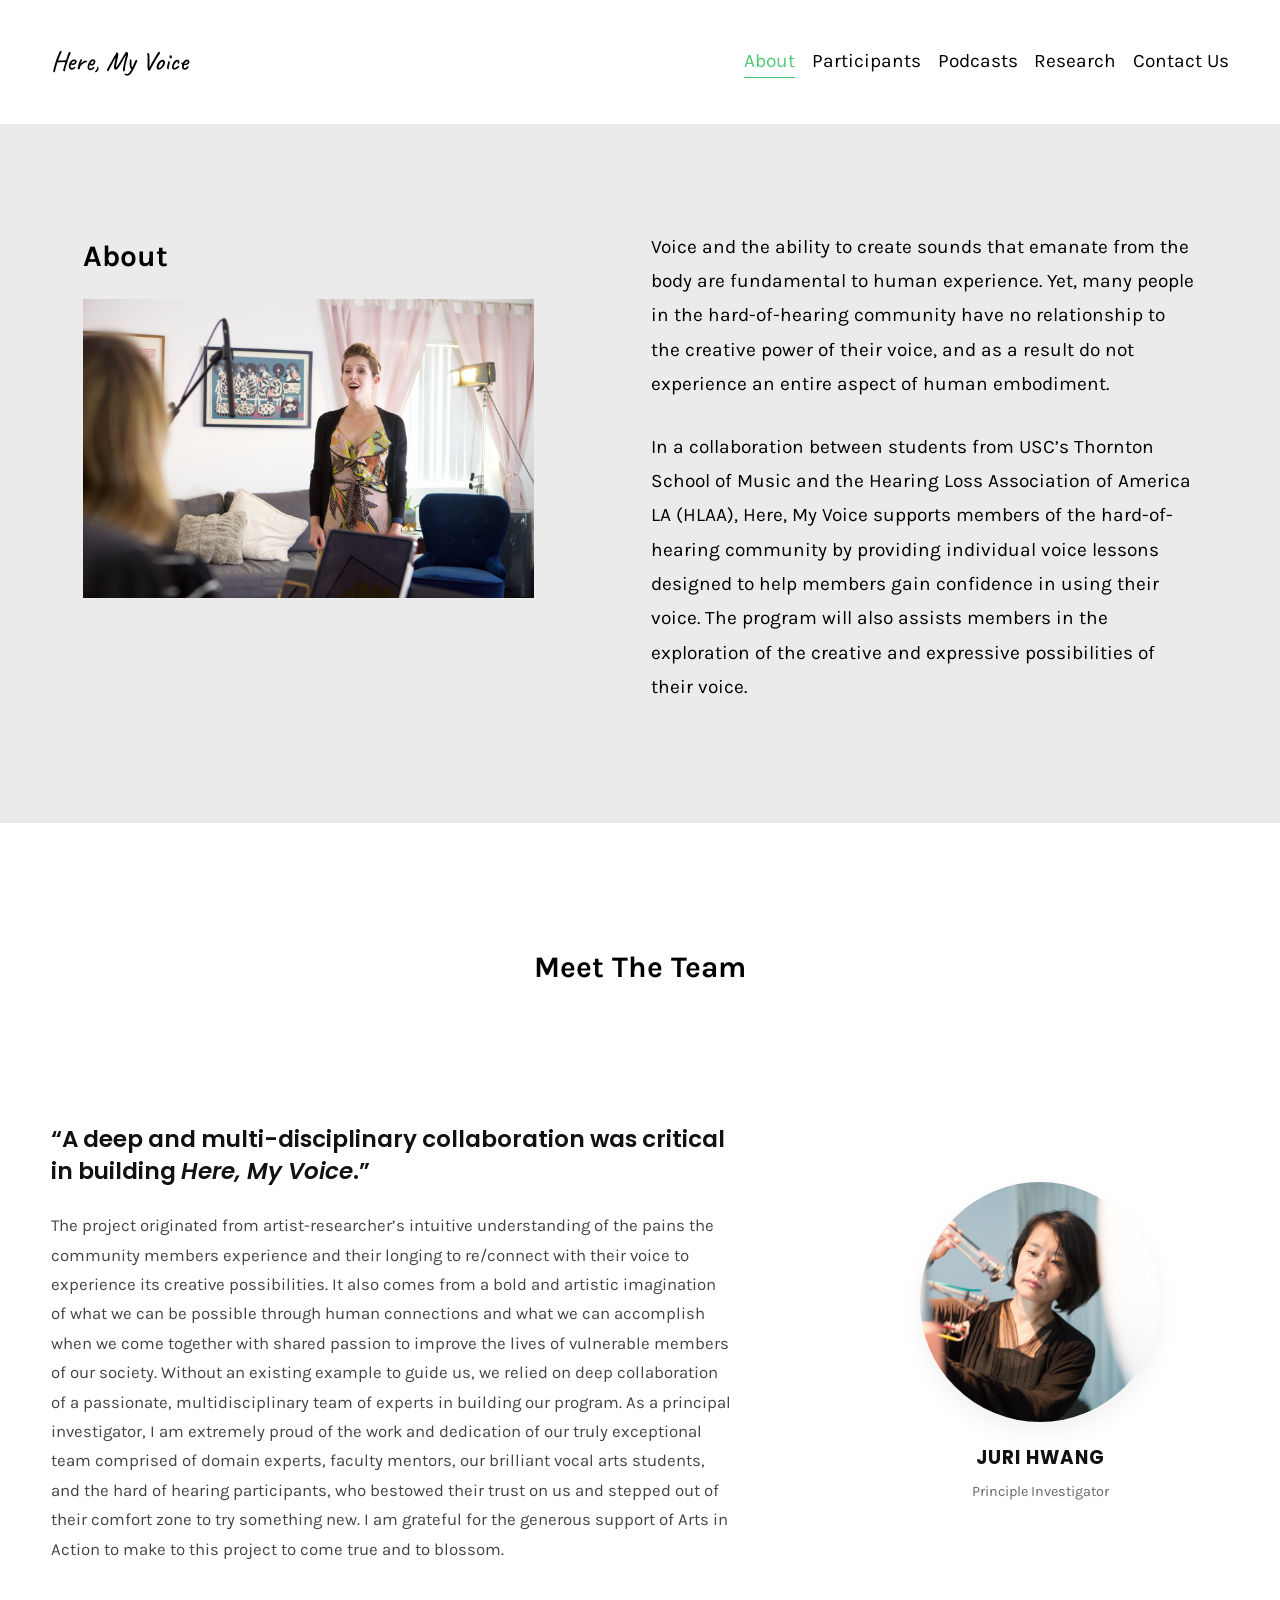
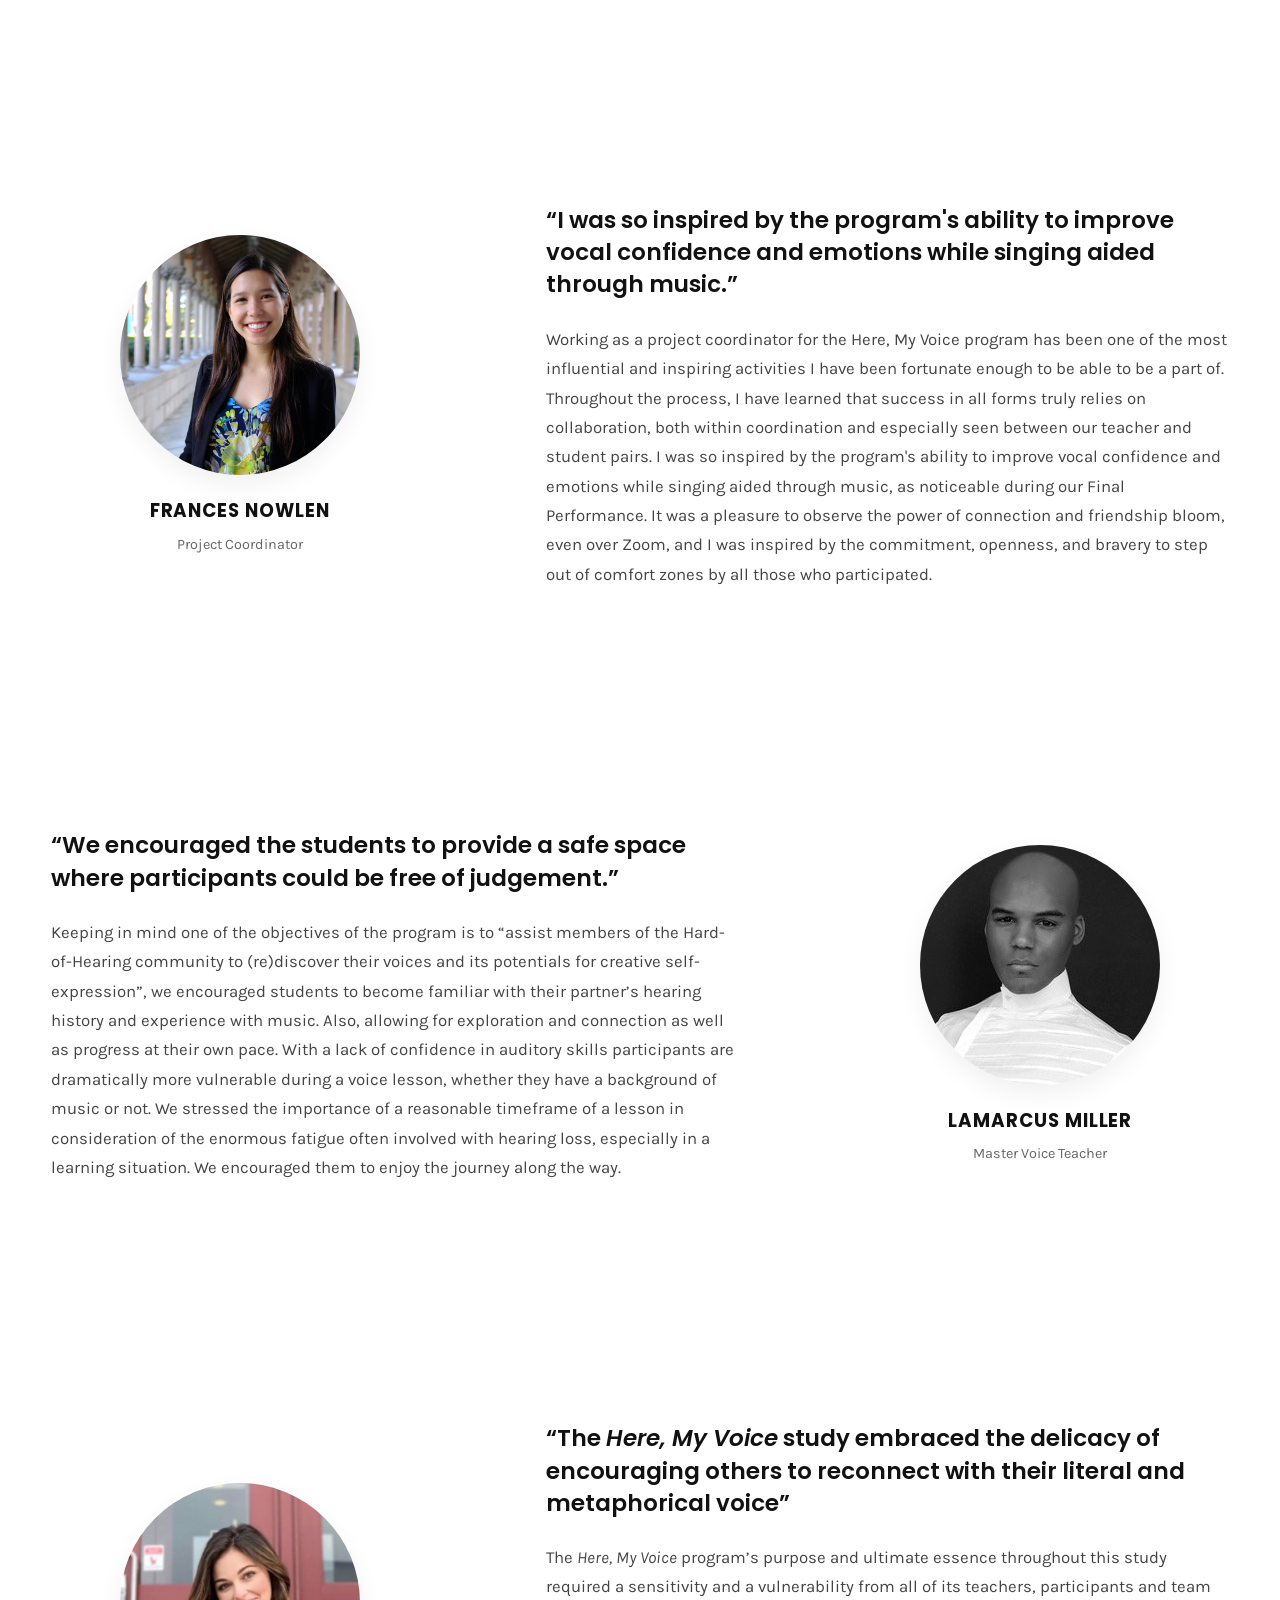
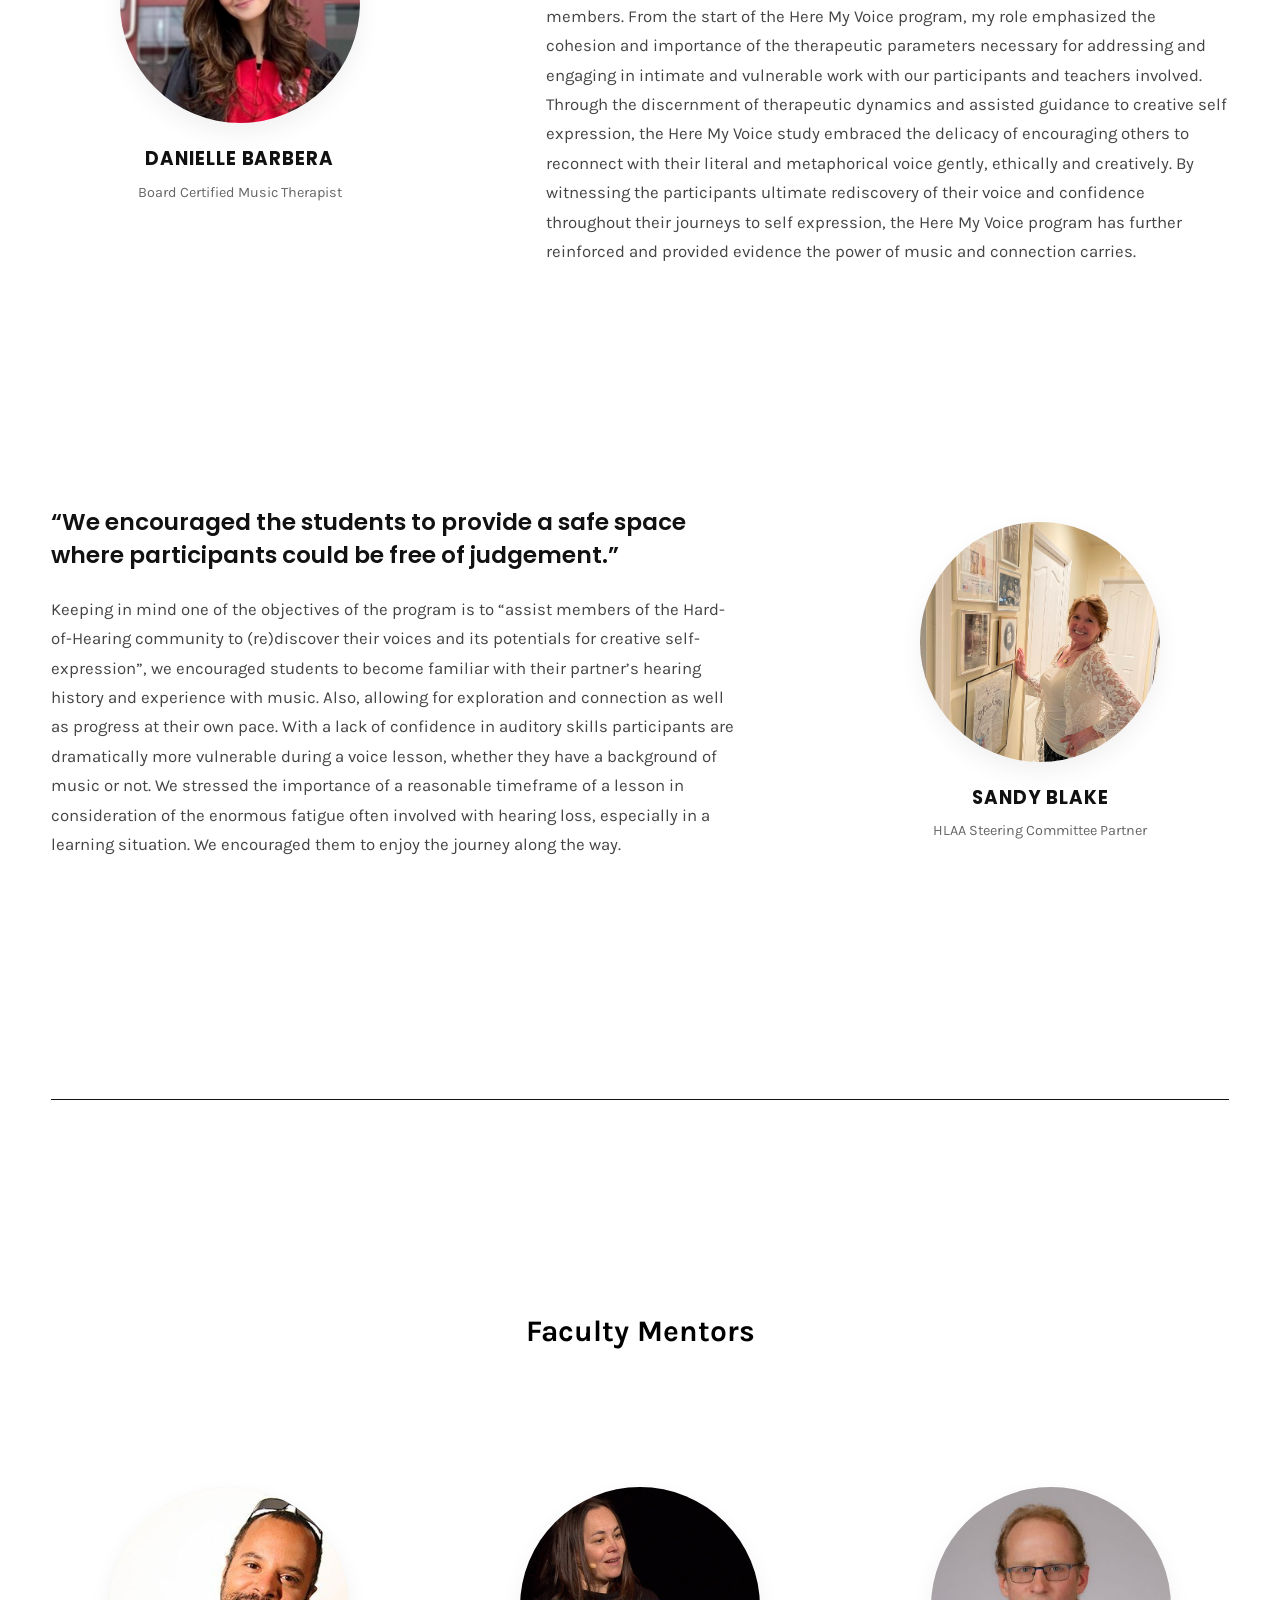
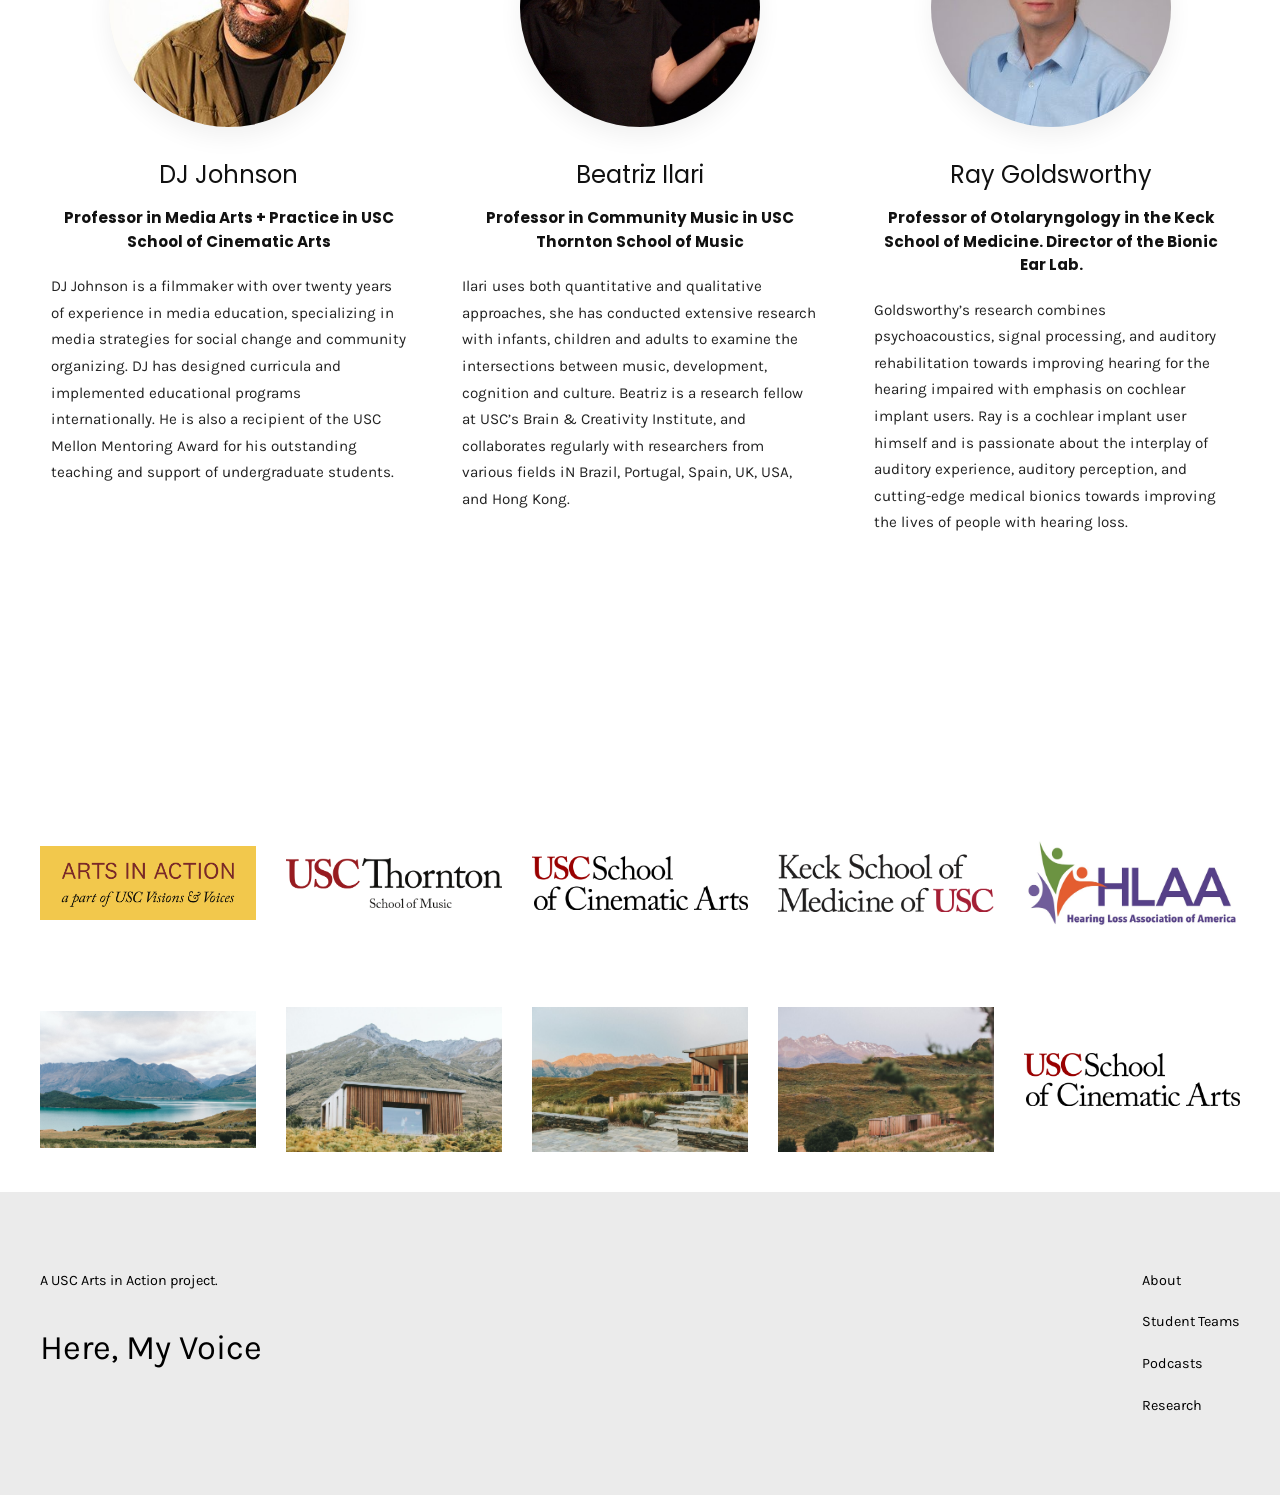
<file: about.html>
<!doctype html>
<html lang="en-US">
  <head>
    <meta charset="utf-8" />
    <meta content="IE=edge,chrome=1" http-equiv="X-UA-Compatible" />
    <meta content="width=device-width, initial-scale=1" name="viewport" />
    <title>About — Here, My Voice</title>

    <link href="images/default-favicon.ico" rel="icon" type="image/x-icon" />
    <link href="https://www.heremyvoice.org/about" rel="canonical" />
    <meta content="Here, My Voice" property="og:site_name" />
    <meta content="About — Here, My Voice" property="og:title" />
    <meta content="https://www.heremyvoice.org/about" property="og:url" />
    <meta content="website" property="og:type" />
    <meta content="" name="description" />

    <!-- Google Fonts 預連線與載入 (Poppins, Karla, Caveat) -->
    <link rel="preconnect" href="https://fonts.googleapis.com" />
    <link rel="preconnect" href="https://fonts.gstatic.com" crossorigin />
    <link
      href="https://fonts.googleapis.com/css2?family=Caveat:wght@400..700&family=Karla:ital,wght@0,400;0,700;1,400;1,700&family=Poppins:ital,wght@0,400;0,500;0,700;1,400;1,700&display=swap"
      rel="stylesheet"
    />

    <!-- 全域字體與標題自訂樣式 -->
    <style>
      body,
      button,
      input,
      textarea,
      select {
        font-family: "Poppins", "Karla", sans-serif;
      }
      .header-title,
      #site-title {
        font-family: "Caveat", cursive !important;
        font-size: 1.7rem !important;
        font-weight: 500;
      }
      /* 外層容器 */
      .about-section {
        width: 100%;
        background-color: #ebebeb;
        padding: 7vw 2.5vw;
        box-sizing: border-box;
      }

      .about-section .content-wrapper {
        padding-right: var(--pagePadding);
        padding-left: var(--pagePadding);
        margin: 0 auto;
        box-sizing: content-box;
      }
      .content-wrapper {
        max-width: 1400px;
        margin: 0 auto;
        box-sizing: border-box;
      }

      /* 12欄網格系統 */
      .about-section .sqs-grid-12 {
        display: flex;
        flex-wrap: wrap;
        align-items: flex-start;
        gap: 2%; /* 欄位間距 */
      }

      /* 基礎欄位設定 (以 12 欄為基準計算百分比寬度) */
      .col {
        box-sizing: border-box;
      }

      .about-section .col.span-5 {
        width: 40.5% !important;
        /* 如果你希望圖片強制在文字上方，也可以改成 width: 100% 並調整排版 */
      }

      .about-section .col.span-1 {
        width: 6.5% !important;
      }
      .about-section .col.span-6 {
        width: 49% !important;
      }

      /* 圖片適應與保護原始比例 */
      .image-block-wrapper img {
        width: 100%;
        height: auto;
        display: block;
        object-fit: cover;
      }

      /* 文字段落排版微調 */
      .text-block p {
        margin-bottom: 1.5em;
        line-height: var(--body-font-line-height);
      }

      /* 響應式設計：螢幕較小時改為單欄上下排列 */
      @media screen and (max-width: 767px) {
        .sqs-grid-12 {
          flex-direction: column;
        }
        .col.span-5,
        .col.span-1,
        .col.span-6 {
          width: 100%;
          margin-bottom: 2rem;
        }
      }
      /* 確保 header 如果是固定在頂部 */
      header.header,
      .site-header {
        top: 0;
        left: 0;
        width: 100%;
        z-index: 1000; /* 確保導覽列層級在最上層，不會被內容蓋過去 */
      }

      /* 讓 main 往下推開，避免被固定 header 覆蓋 */
      main.container,
      #page {
        padding-top: 124px; /* 數值請依你的 header 實際高度微調 (大於 header 高度即可) */
      }

      /* 團隊大區塊 */
      .team-section {
        width: 100%;
        padding: 8vw 4vw;
        background-color: #ffffff;
        box-sizing: border-box;
      }

      .team-section .content-wrapper {
        max-width: 1200px;
        margin: 0 auto;
      }

      .section-main-title {
        font-family: "Poppins", sans-serif;
        font-size: clamp(2rem, 3vw, 2.75rem);
        font-weight: 700;
        text-align: center;
        margin-bottom: 6rem;
        color: #000000;
      }

      /* 每一列的 Flexbox 排版 */
      .team-row {
        display: flex;
        align-items: center;
        justify-content: space-between;
        gap: 5%;
        margin-bottom: 15rem;
      }

      /* 奇數列：圖片在左，文字在右（預設） */
      /* 偶數列：透過 row-reverse 讓圖片自動換到右側，完美對應原版設計 */
      .team-row:nth-child(even) {
        flex-direction: row-reverse;
      }

      /* 成員個人資訊欄位（大頭貼＋名字＋職稱） */
      .team-member-col {
        flex: 0 0 32%;
        text-align: center;
        display: flex;
        flex-direction: column;
        align-items: center;
      }

      /* 圓形大頭貼（維持 1:1 比例與圓形邊框） */
      .member-photo {
        width: 240px;
        height: 240px;
        border-radius: 50%;
        overflow: hidden;
        margin-bottom: 1.5rem;
        box-shadow: 0 10px 25px rgba(0, 0, 0, 0.06);
      }

      .member-photo img {
        width: 100%;
        height: 100%;
        object-fit: cover;
      }
      .member-photo img.photo-lamarcus {
        object-position: 0% 0% !important; /* 左右 50% 置中，上下從 20% 位置對齊（數值越小越偏上方，避免頭頂/臉部被裁掉） */
      }

      .member-name {
        font-family: "Poppins", sans-serif;
        font-size: 1.15rem;
        font-weight: 700;
        letter-spacing: 0.05em;
        margin: 0 0 0.5rem 0;
        color: #111;
      }

      .member-role {
        font-family: "Karla", sans-serif;
        font-size: 0.9rem;
        color: #666;
        margin: 0;
      }

      /* 文字與引言欄位 */
      .team-text-col {
        flex: 0 0 58%;
        display: flex;
        flex-direction: column;
      }

      .team-quote {
        font-family: "Poppins", sans-serif;
        font-size: clamp(1.25rem, 1.8vw, 1.65rem);
        font-weight: 600;
        line-height: 1.4;
        color: #111111;
        margin: 0 0 1.5rem 0;
        border: none;
        padding: 0;
      }

      .member-desc {
        font-family: "Karla", sans-serif;
        font-size: 1.05rem;
        line-height: 1.75;
        color: #444444;
        margin: 0;
      }

      /* 響應式調整：手機螢幕時改為單欄上下排列 */
      @media (max-width: 768px) {
        .team-row,
        .team-row:nth-child(even) {
          flex-direction: column;
          gap: 2.5rem;
          margin-bottom: 5rem;
        }

        .team-member-col,
        .team-text-col {
          flex: 0 0 100%;
          width: 100%;
        }

        .member-photo {
          width: 200px;
          height: 200px;
        }
      }
      /* Faculty Mentors 區塊 */
      .mentors-section {
        width: 100%;
        padding: 6vw 4vw 8vw;
        background-color: #ffffff;
        box-sizing: border-box;
      }

      .mentors-section .content-wrapper {
        max-width: 1200px;
        margin: 0 auto;
      }
      .mentors-divider {
        border: 0;
        border-top: 1px solid #111111;
        width: 100%;
      }

      .mentors-heading {
        font-family: "Poppins", sans-serif;
        font-size: clamp(2rem, 3vw, 2.75rem);
        font-weight: 500;
        text-align: center;
        margin: 0 0 4.5rem 0;
        color: #111111;
      }

      .mentors-grid {
        display: grid;
        grid-template-columns: repeat(3, minmax(0, 1fr));
        gap: 3.5rem;
        align-items: start;
        margin-bottom: 10rem;
      }

      .mentor-card {
        display: flex;
        flex-direction: column;
        align-items: center;
        text-align: center;
      }

      .mentor-photo {
        width: 240px;
        height: 240px;
        border-radius: 50%;
        overflow: hidden;
        margin-bottom: 2rem;
        background-color: #f2f2f2;
        box-shadow: 0 10px 25px rgba(0, 0, 0, 0.06);
      }

      .mentor-photo img {
        width: 100%;
        height: 100%;
        object-fit: cover;
        object-position: 50% 20%;
        display: block;
      }

      .mentor-name {
        font-family: "Poppins", sans-serif;
        font-size: 1.5rem;
        font-weight: 400;
        line-height: 1.3;
        margin: 0 0 1rem 0;
        color: #111111;
      }

      .mentor-role {
        font-family: "Poppins", "Karla", sans-serif;
        font-size: 0.95rem;
        font-weight: 700;
        line-height: 1.55;
        color: #111111;
        margin: 0 0 1.25rem 0;
      }

      .mentor-message {
        font-family: "Karla", sans-serif;
        font-size: 0.95rem;
        font-weight: 400;
        line-height: 1.75;
        color: #222222;
        text-align: left;
        width: 100%;
        margin: 0;
      }

      /* 平板與手機改為單欄直向排列 */
      @media (max-width: 900px) {
        .mentors-grid {
          grid-template-columns: 1fr;
          gap: 3.5rem;
          max-width: 520px;
          margin: 0 auto;
          margin-bottom: 6rem;
        }

        .mentor-photo {
          width: 200px;
          height: 200px;
        }
      }
    </style>
    <!-- 本地共用樣式表 -->
    <link href="style/about.css" rel="stylesheet" />
  </head>

  <body class="about-page">
    <div class="clearfix site-wrapper" id="siteWrapper">
      <!-- 導覽列 Header -->
      <header
        data-test="header"
        id="header"
        class="white-bold header theme-col--primary"
        data-section-theme="white-bold"
        data-controller="Header"
        data-section-id="header"
        data-header-style="theme"
        tabindex="-1"
      >
        <div class="sqs-announcement-bar-dropzone"></div>

        <div class="header-announcement-bar-wrapper">
          <a href="#page" class="header-skip-link sqs-button-element--primary">
            Skip to Content
          </a>

          <div
            class="header-border"
            data-header-style="theme"
            data-header-border="false"
            data-test="header-border"
          ></div>
          <div
            class="header-dropshadow"
            data-header-style="theme"
            data-header-dropshadow="false"
            data-test="header-dropshadow"
          ></div>

          <div
            class="header-inner container--fluid header-mobile-layout-logo-left-nav-right header-layout-nav-right"
            data-test="header-inner"
          >
            <!-- Background -->
            <div class="header-background theme-bg--primary"></div>

            <div class="header-display-desktop" data-content-field="site-title">
              <!-- Title and nav wrapper -->
              <div class="header-title-nav-wrapper">
                <!-- Title -->
                <div class="header-title" data-animation-role="header-element">
                  <div class="header-title-text">
                    <a
                      id="site-title"
                      href="index.html"
                      data-animation-role="header-element"
                      >Here, My Voice</a
                    >
                  </div>
                </div>

                <!-- Nav -->
                <div class="header-nav">
                  <div class="header-nav-wrapper">
                    <nav class="header-nav-list">
                      <div
                        class="header-nav-item header-nav-item--collection header-nav-item--active"
                      >
                        <a
                          href="about.html"
                          data-animation-role="header-element"
                          aria-current="page"
                          >About</a
                        >
                      </div>
                      <div class="header-nav-item header-nav-item--collection">
                        <a
                          href="participants.html"
                          data-animation-role="header-element"
                          >Participants</a
                        >
                      </div>
                      <div class="header-nav-item header-nav-item--collection">
                        <a
                          href="podcasts.html"
                          data-animation-role="header-element"
                          >Podcasts</a
                        >
                      </div>
                      <div class="header-nav-item header-nav-item--collection">
                        <a
                          href="research.html"
                          data-animation-role="header-element"
                          >Research</a
                        >
                      </div>
                      <div class="header-nav-item header-nav-item--collection">
                        <a
                          href="contact-us.html"
                          data-animation-role="header-element"
                          >Contact Us</a
                        >
                      </div>
                    </nav>
                  </div>
                </div>
              </div>

              <!-- Actions -->
              <div class="header-actions header-actions--right">
                <div class="showOnMobile"></div>
                <div class="showOnDesktop"></div>
              </div>

              <!-- Burger -->
              <div
                class="header-burger menu-overlay-has-visible-non-navigation-items no-actions"
                data-animation-role="header-element"
              >
                <button
                  class="header-burger-btn burger"
                  data-test="header-burger"
                >
                  <span
                    hidden
                    class="js-header-burger-open-title visually-hidden"
                    >Open Menu</span
                  >
                  <span
                    hidden
                    class="js-header-burger-close-title visually-hidden"
                    >Close Menu</span
                  >
                  <div class="burger-box">
                    <div
                      class="burger-inner header-menu-icon-doubleLineHamburger"
                    >
                      <div class="top-bun"></div>
                      <div class="patty"></div>
                      <div class="bottom-bun"></div>
                    </div>
                  </div>
                </button>
              </div>
            </div>

            <div class="header-display-mobile" data-content-field="site-title">
              <div class="header-title-nav-wrapper">
                <div class="header-title" data-animation-role="header-element">
                  <div class="header-title-text">
                    <a
                      id="site-title"
                      href="/"
                      data-animation-role="header-element"
                      >Here, My Voice</a
                    >
                  </div>
                </div>
                <div class="header-nav">
                  <div class="header-nav-wrapper">
                    <nav class="header-nav-list">
                      <div
                        class="header-nav-item header-nav-item--collection header-nav-item--active"
                      >
                        <a
                          href="/about"
                          data-animation-role="header-element"
                          aria-current="page"
                          >About</a
                        >
                      </div>
                      <div class="header-nav-item header-nav-item--collection">
                        <a
                          href="/participants"
                          data-animation-role="header-element"
                          >Participants</a
                        >
                      </div>
                      <div class="header-nav-item header-nav-item--collection">
                        <a href="/podcasts" data-animation-role="header-element"
                          >Podcasts</a
                        >
                      </div>
                      <div class="header-nav-item header-nav-item--collection">
                        <a href="/research" data-animation-role="header-element"
                          >Research</a
                        >
                      </div>
                      <div class="header-nav-item header-nav-item--collection">
                        <a
                          href="/contact-us"
                          data-animation-role="header-element"
                          >Contact Us</a
                        >
                      </div>
                    </nav>
                  </div>
                </div>
              </div>
            </div>
          </div>
        </div>
      </header>

      <!-- 主要內容 Main -->
      <main class="container" id="page" role="main">
        <article class="page-regions">
          <section class="about-section">
            <div class="content-wrapper">
              <div class="sqs-grid-12">
                <!-- 左側欄位 (對應原本 span-5：包含標題與圖片) -->
                <div class="col sqs-col-5 span-5">
                  <p class="sqs-block-content">
                    <strong class="sqsrte-large">About</strong>
                  </p>
                  <div class="image-block">
                    <figure class="intrinsic">
                      <div class="image-block-wrapper">
                        <img
                          src="images/Screen+Shot+2021-10-22+at+4.01.37+PM.png"
                          alt="About Image"
                        />
                      </div>
                    </figure>
                  </div>
                </div>

                <!-- 中間間距欄位 (對應原本 span-1 的 spacer) -->
                <div class="col span-1 spacer-col"></div>

                <!-- 右側欄位 (對應原本 span-6：包含主要文字內文) -->
                <div class="col span-6">
                  <div class="text-block">
                    <p>
                      Voice and the ability to create sounds that emanate from
                      the body are fundamental to human experience. Yet, many
                      people in the hard-of-hearing community have no
                      relationship to the creative power of their voice, and as
                      a result do not experience an entire aspect of human
                      embodiment.
                    </p>
                    <p>
                      In a collaboration between students from USC’s Thornton
                      School of Music and the Hearing Loss Association of
                      America LA (HLAA), Here, My Voice supports members of the
                      hard-of-hearing community by providing individual voice
                      lessons designed to help members gain confidence in using
                      their voice. The program will also assists members in the
                      exploration of the creative and expressive possibilities
                      of their voice.
                    </p>
                  </div>
                </div>
              </div>
            </div>
          </section>
          <section class="team-section">
            <div class="content-wrapper">
              <p
                class="sqs-block-content"
                style="text-align: center; margin-bottom: 8rem"
              >
                <strong class="sqsrte-large">Meet The Team</strong>
              </p>

              <!-- 成員 1 -->
              <div class="team-row">
                <div class="team-member-col">
                  <div class="member-photo">
                    <img
                      src="images/juri.jpeg"
                      alt="Juri Hwang"
                      loading="lazy"
                    />
                  </div>
                  <h3 class="member-name">JURI HWANG</h3>
                  <p class="member-role">Principle Investigator</p>
                </div>
                <div class="team-text-col">
                  <blockquote class="team-quote">
                    “A deep and multi-disciplinary collaboration was critical in
                    building <i>Here, My Voice</i>.”
                  </blockquote>
                  <p class="member-desc">
                    The project originated from artist-researcher’s intuitive
                    understanding of the pains the community members experience
                    and their longing to re/connect with their voice to
                    experience its creative possibilities. It also comes from a
                    bold and artistic imagination of what we can be possible
                    through human connections and what we can accomplish when we
                    come together with shared passion to improve the lives of
                    vulnerable members of our society. Without an existing
                    example to guide us, we relied on deep collaboration of a
                    passionate, multidisciplinary team of experts in building
                    our program. As a principal investigator, I am extremely
                    proud of the work and dedication of our truly exceptional
                    team comprised of domain experts, faculty mentors, our
                    brilliant vocal arts students, and the hard of hearing
                    participants, who bestowed their trust on us and stepped out
                    of their comfort zone to try something new. I am grateful
                    for the generous support of Arts in Action to make to this
                    project to come true and to blossom.
                  </p>
                </div>
              </div>

              <!-- 成員 2 -->
              <div class="team-row">
                <div class="team-member-col">
                  <div class="member-photo">
                    <img
                      src="images/frances_nowlen.jpg"
                      alt="Frances Nowlen"
                      loading="lazy"
                    />
                  </div>
                  <h3 class="member-name">FRANCES NOWLEN</h3>
                  <p class="member-role">Project Coordinator</p>
                </div>
                <div class="team-text-col">
                  <blockquote class="team-quote">
                    “I was so inspired by the program's ability to improve vocal
                    confidence and emotions while singing aided through music.”
                  </blockquote>
                  <p class="member-desc">
                    Working as a project coordinator for the Here, My Voice
                    program has been one of the most influential and inspiring
                    activities I have been fortunate enough to be able to be a
                    part of. Throughout the process, I have learned that success
                    in all forms truly relies on collaboration, both within
                    coordination and especially seen between our teacher and
                    student pairs. I was so inspired by the program's ability to
                    improve vocal confidence and emotions while singing aided
                    through music, as noticeable during our Final Performance.
                    It was a pleasure to observe the power of connection and
                    friendship bloom, even over Zoom, and I was inspired by the
                    commitment, openness, and bravery to step out of comfort
                    zones by all those who participated.
                  </p>
                </div>
              </div>

              <!-- 成員 3 -->
              <div class="team-row">
                <div class="team-member-col">
                  <div class="member-photo">
                    <img
                      src="images/LaMarcus_Miller.jpeg"
                      alt="Lamarcus Miller"
                      class="photo-lamarcus"
                      loading="lazy"
                    />
                  </div>
                  <h3 class="member-name">LAMARCUS MILLER</h3>
                  <p class="member-role">Master Voice Teacher</p>
                </div>
                <div class="team-text-col">
                  <blockquote class="team-quote">
                    “We encouraged the students to provide a safe space where
                    participants could be free of judgement.”
                  </blockquote>
                  <p class="member-desc">
                    Keeping in mind one of the objectives of the program is to
                    “assist members of the Hard-of-Hearing community to
                    (re)discover their voices and its potentials for creative
                    self-expression”, we encouraged students to become familiar
                    with their partner’s hearing history and experience with
                    music. Also, allowing for exploration and connection as well
                    as progress at their own pace. With a lack of confidence in
                    auditory skills participants are dramatically more
                    vulnerable during a voice lesson, whether they have a
                    background of music or not. We stressed the importance of a
                    reasonable timeframe of a lesson in consideration of the
                    enormous fatigue often involved with hearing loss,
                    especially in a learning situation. We encouraged them to
                    enjoy the journey along the way.
                  </p>
                </div>
              </div>

              <!-- 成員 4 -->
              <div class="team-row">
                <div class="team-member-col">
                  <div class="member-photo">
                    <img
                      src="images/Danielle+Barbera+picture.jpg"
                      alt="Danielle Barbera"
                      loading="lazy"
                    />
                  </div>
                  <h3 class="member-name">DANIELLE BARBERA</h3>
                  <p class="member-role">Board Certified Music Therapist</p>
                </div>
                <div class="team-text-col">
                  <blockquote class="team-quote">
                    “The <i>Here, My Voice</i> study embraced the delicacy of
                    encouraging others to reconnect with their literal and
                    metaphorical voice”
                  </blockquote>
                  <p class="member-desc">
                    The <i>Here, My Voice</i> program’s purpose and ultimate
                    essence throughout this study required a sensitivity and a
                    vulnerability from all of its teachers, participants and
                    team members. From the start of the Here My Voice program,
                    my role emphasized the cohesion and importance of the
                    therapeutic parameters necessary for addressing and engaging
                    in intimate and vulnerable work with our participants and
                    teachers involved. Through the discernment of therapeutic
                    dynamics and assisted guidance to creative self expression,
                    the Here My Voice study embraced the delicacy of encouraging
                    others to reconnect with their literal and metaphorical
                    voice gently, ethically and creatively. By witnessing the
                    participants ultimate rediscovery of their voice and
                    confidence throughout their journeys to self expression, the
                    Here My Voice program has further reinforced and provided
                    evidence the power of music and connection carries.
                  </p>
                </div>
              </div>

              <!-- 成員 5 -->
              <div class="team-row">
                <div class="team-member-col">
                  <div class="member-photo">
                    <img
                      src="images/IMG_1148.jpg"
                      alt="Sandy Blake"
                      loading="lazy"
                    />
                  </div>
                  <h3 class="member-name">SANDY BLAKE</h3>
                  <p class="member-role">HLAA Steering Committee Partner</p>
                </div>
                <div class="team-text-col">
                  <blockquote class="team-quote">
                    “We encouraged the students to provide a safe space where
                    participants could be free of judgement.”
                  </blockquote>
                  <p class="member-desc">
                    Keeping in mind one of the objectives of the program is to
                    “assist members of the Hard-of-Hearing community to
                    (re)discover their voices and its potentials for creative
                    self-expression”, we encouraged students to become familiar
                    with their partner’s hearing history and experience with
                    music. Also, allowing for exploration and connection as well
                    as progress at their own pace. With a lack of confidence in
                    auditory skills participants are dramatically more
                    vulnerable during a voice lesson, whether they have a
                    background of music or not. We stressed the importance of a
                    reasonable timeframe of a lesson in consideration of the
                    enormous fatigue often involved with hearing loss,
                    especially in a learning situation. We encouraged them to
                    enjoy the journey along the way.
                  </p>
                </div>
              </div>
            </div>
            <hr class="mentors-divider" />
          </section>

          <section class="mentors-section">
            <div class="content-wrapper">
              <p
                class="sqs-block-content"
                style="text-align: center; margin-bottom: 8rem"
              >
                <strong class="sqsrte-large">Faculty Mentors</strong>
              </p>

              <div class="mentors-grid">
                <!-- 導師 1 -->
                <article class="mentor-card">
                  <div class="mentor-photo">
                    <img
                      src="images/DJ_Johnson.jpeg"
                      alt="DJ Johnson"
                      loading="lazy"
                    />
                  </div>
                  <h3 class="mentor-name">DJ Johnson</h3>
                  <p class="mentor-role">
                    Professor in Media Arts + Practice in USC School of
                    Cinematic Arts
                  </p>
                  <p class="mentor-message">
                    DJ Johnson is a filmmaker with over twenty years of
                    experience in media education, specializing in media
                    strategies for social change and community organizing. DJ
                    has designed curricula and implemented educational programs
                    internationally. He is also a recipient of the USC Mellon
                    Mentoring Award for his outstanding teaching and support of
                    undergraduate students.
                  </p>
                </article>

                <!-- 導師 2 -->
                <article class="mentor-card">
                  <div class="mentor-photo">
                    <img
                      src="images/Beatriz_Ilari.jpeg"
                      alt="Beatriz Ilari"
                      loading="lazy"
                    />
                  </div>
                  <h3 class="mentor-name">Beatriz Ilari</h3>
                  <p class="mentor-role">
                    Professor in Community Music in USC Thornton School of Music
                  </p>
                  <p class="mentor-message">
                    Ilari uses both quantitative and qualitative approaches, she
                    has conducted extensive research with infants, children and
                    adults to examine the intersections between music,
                    development, cognition and culture. Beatriz is a research
                    fellow at USC’s Brain &amp; Creativity Institute, and
                    collaborates regularly with researchers from various fields
                    iN Brazil, Portugal, Spain, UK, USA, and Hong Kong.
                  </p>
                </article>

                <!-- 導師 3 -->
                <article class="mentor-card">
                  <div class="mentor-photo">
                    <img
                      src="images/Raymond+Goldsworthy.jpeg"
                      alt="Ray Goldsworthy"
                      loading="lazy"
                    />
                  </div>
                  <h3 class="mentor-name">Ray Goldsworthy</h3>
                  <p class="mentor-role">
                    Professor of Otolaryngology in the Keck School of Medicine.
                    Director of the Bionic Ear Lab.
                  </p>
                  <p class="mentor-message">
                    Goldsworthy’s research combines psychoacoustics, signal
                    processing, and auditory rehabilitation towards improving
                    hearing for the hearing impaired with emphasis on cochlear
                    implant users. Ray is a cochlear implant user himself and is
                    passionate about the interplay of auditory experience,
                    auditory perception, and cutting-edge medical bionics
                    towards improving the lives of people with hearing loss.
                  </p>
                </article>
              </div>
            </div>
          </section>

          <!-- 頁尾圖片 -->
          <section class="page-section" style="padding: 40px 0">
            <div class="content-wrapper">
              <div class="content">
                <div
                  style="
                    display: grid;
                    grid-template-columns: repeat(5, 1fr);
                    gap: 30px;
                    align-items: center;
                    max-width: 1200px;
                    margin: 0 auto;
                  "
                >
                  <figure style="margin: 0">
                    <img
                      src="images/aia.png"
                      alt="AIA"
                      style="width: 100%; height: auto; display: block"
                    />
                  </figure>
                  <figure style="margin: 0">
                    <img
                      src="images/USC_Thornton_School_of_Music_logo.svg.png"
                      alt="USC Thornton"
                      style="width: 100%; height: auto; display: block"
                    />
                  </figure>
                  <figure style="margin: 0">
                    <img
                      src="images/uscsca.png"
                      alt="USC SCA"
                      style="width: 100%; height: auto; display: block"
                    />
                  </figure>
                  <figure style="margin: 0">
                    <img
                      src="images/keck.png"
                      alt="Keck"
                      style="width: 100%; height: auto; display: block"
                    />
                  </figure>
                  <figure style="margin: 0">
                    <img
                      src="images/HLAA_Logo.jpeg"
                      alt="HLAA"
                      style="width: 100%; height: auto; display: block"
                    />
                  </figure>
                </div>
              </div>
            </div>
          </section>
          <section class="page-section" style="padding: 40px 0">
            <div class="content-wrapper">
              <div class="content">
                <div
                  style="
                    display: grid;
                    grid-template-columns: repeat(5, 1fr);
                    gap: 30px;
                    align-items: center;
                    max-width: 1200px;
                    margin: 0 auto;
                  "
                >
                  <figure style="margin: 0">
                    <img
                      src="images/20140301_Trade-151_0124-copy.jpg"
                      alt=""
                      style="width: 100%; height: auto; display: block"
                    />
                  </figure>
                  <figure style="margin: 0">
                    <img
                      src="images/Large+JPG-Aro+Ha_0428.jpg"
                      alt=""
                      style="width: 100%; height: auto; display: block"
                    />
                  </figure>
                  <figure style="margin: 0">
                    <img
                      src="images/Large+JPG-Aro+Ha_0010.jpg"
                      alt=""
                      style="width: 100%; height: auto; display: block"
                    />
                  </figure>
                  <figure style="margin: 0">
                    <img
                      src="images/Large+JPG-Aro+Ha_0393.jpg"
                      alt=""
                      style="width: 100%; height: auto; display: block"
                    />
                  </figure>
                  <figure style="margin: 0">
                    <img
                      src="images/uscsca.png"
                      alt="USC SCA"
                      style="width: 100%; height: auto; display: block"
                    />
                  </figure>
                </div>
              </div>
            </div>
          </section>
        </article>
      </main>

      <!-- 頁尾 Footer -->
      <footer
        class="sections"
        id="footer-sections"
        style="padding: 60px 0; background-color: #ebebeb"
      >
        <div class="content-wrapper">
          <div
            class="content"
            style="
              max-width: 1200px;
              margin: 0 auto;
              display: flex;
              justify-content: space-between;
            "
          >
            <div>
              <p class="sqsrte-small">A USC Arts in Action project.</p>
              <h3>Here, My Voice</h3>
            </div>
            <div>
              <p class="sqsrte-small">About</p>
              <p class="sqsrte-small">Student Teams</p>
              <p class="sqsrte-small">Podcasts</p>
              <p class="sqsrte-small">Research</p>
            </div>
          </div>
        </div>
      </footer>
    </div>
  </body>
</html>
</file>
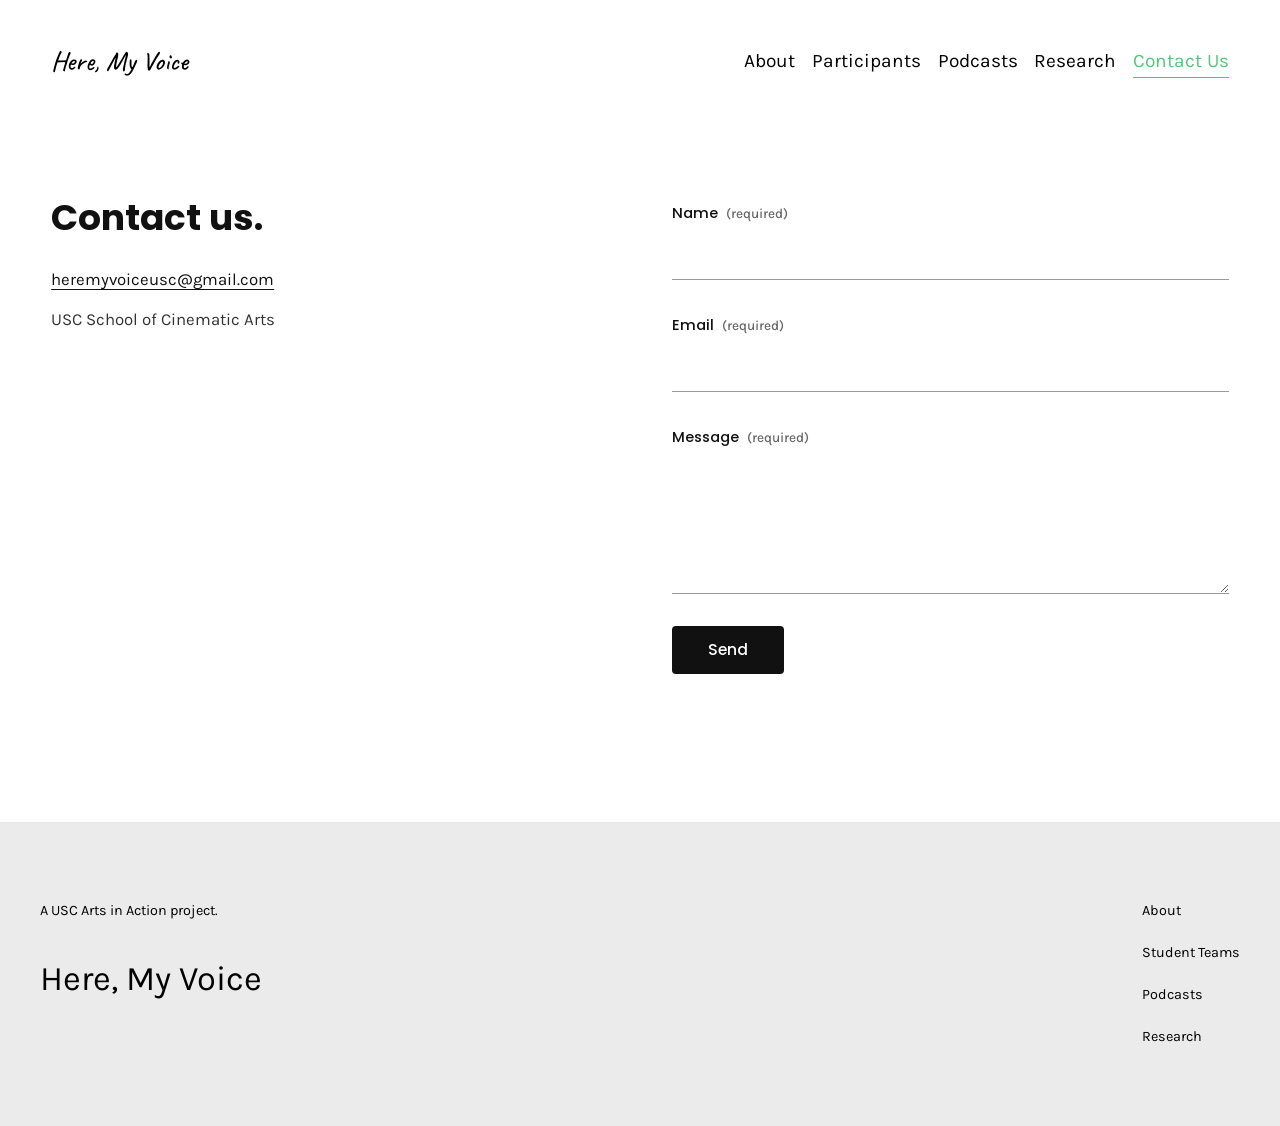
<file: contact-us.html>
<!doctype html>
<html lang="en-US">
  <head>
    <meta charset="utf-8" />
    <meta content="IE=edge,chrome=1" http-equiv="X-UA-Compatible" />
    <meta content="width=device-width, initial-scale=1" name="viewport" />
    <title>Contact Us — Here, My Voice</title>

    <link
      href="https://assets.squarespace.com/universal/default-favicon.ico"
      rel="icon"
      type="image/x-icon"
    />

    <link href="https://www.heremyvoice.org/contact-us" rel="canonical" />

    <meta content="Here, My Voice" property="og:site_name" />

    <meta content="Contact Us — Here, My Voice" property="og:title" />

    <meta content="https://www.heremyvoice.org/contact-us" property="og:url" />

    <meta content="website" property="og:type" />

    <meta content="" name="description" />

    <!-- Google Fonts -->
    <link rel="preconnect" href="https://fonts.googleapis.com" />
    <link rel="preconnect" href="https://fonts.gstatic.com" crossorigin />
    <link
      href="https://fonts.googleapis.com/css2?family=Caveat:wght@400..700&family=Karla:ital,wght@0,400;0,700;1,400;1,700&family=Poppins:ital,wght@0,400;0,500;0,700;1,400;1,700&display=swap"
      rel="stylesheet"
    />

    <!-- 本地頁面樣式表 -->
    <link href="style/contact-us.css" rel="stylesheet" />

    <style>
      body,
      button,
      input,
      textarea,
      select {
        font-family: "Poppins", "Karla", sans-serif;
        margin: 0;
        color: #111111;
        background-color: #ffffff;
      }

      .header-title,
      #site-title {
        font-family: "Caveat", cursive !important;
        font-size: 1.7rem !important;
        font-weight: 500;
      }

      header.header,
      .site-header {
        top: 0;
        left: 0;
        width: 100%;
        z-index: 1000;
      }

      main.container,
      #page {
        padding-top: 124px;
      }

      .content-wrapper {
        max-width: 1200px;
        margin: 0 auto;
        box-sizing: border-box;
      }

      /* 聯絡主區塊 */
      .contact-section {
        width: 100%;
        padding: 4.5rem 4vw 6rem;
        box-sizing: border-box;
      }

      .contact-grid {
        max-width: 1200px;
        margin: 0 auto;
        display: grid;
        grid-template-columns: minmax(0, 5fr) minmax(0, 1fr) minmax(0, 6fr);
        gap: 2rem;
        align-items: start;
      }

      .contact-heading {
        font-family: "Poppins", sans-serif;
        font-size: clamp(1.8rem, 2.8vw, 2.35rem);
        font-weight: 700;
        line-height: 1.25;
        margin: 0 0 1.5rem 0;
        color: #111111;
      }

      .contact-info-text {
        font-family: "Karla", sans-serif;
        font-size: 1.05rem;
        line-height: 1.8;
        color: #333333;
        margin: 0 0 0.65rem 0;
      }

      .contact-email-link {
        color: #111111;
        text-decoration: underline;
        text-underline-offset: 4px;
      }

      .contact-email-link:hover {
        opacity: 0.72;
      }

      /* 聯絡表單 */
      .contact-form {
        display: flex;
        flex-direction: column;
        gap: 1.75rem;
      }

      .form-field {
        display: flex;
        flex-direction: column;
        gap: 0.5rem;
      }

      .form-label {
        font-family: "Poppins", sans-serif;
        font-size: 0.92rem;
        font-weight: 500;
        color: #111111;
      }

      .form-required {
        font-family: "Karla", sans-serif;
        font-size: 0.85rem;
        color: #666666;
        margin-left: 0.25rem;
      }

      .form-input,
      .form-textarea {
        width: 100%;
        box-sizing: border-box;
        font-family: "Karla", sans-serif;
        font-size: 1rem;
        color: #111111;
        background-color: transparent;
        border: none;
        border-bottom: 1px solid #999999;
        padding: 0.65rem 0.25rem;
        transition: border-color 0.2s ease;
      }

      .form-input:focus,
      .form-textarea:focus {
        outline: none;
        border-bottom-color: #111111;
      }

      .form-textarea {
        min-height: 130px;
        resize: vertical;
        line-height: 1.65;
      }

      .form-actions {
        display: flex;
        align-items: center;
        gap: 1rem;
        margin-top: 0.25rem;
      }

      .form-submit-btn {
        font-family: "Poppins", sans-serif;
        font-size: 0.98rem;
        font-weight: 500;
        color: #ffffff;
        background-color: #111111;
        border: none;
        border-radius: 4px;
        padding: 0.8rem 2.25rem;
        cursor: pointer;
        transition: opacity 0.2s ease;
      }

      .form-submit-btn:hover:not(:disabled) {
        opacity: 0.85;
      }

      .form-submit-btn:disabled {
        opacity: 0.55;
        cursor: not-allowed;
      }

      .form-status {
        font-family: "Karla", sans-serif;
        font-size: 0.98rem;
        line-height: 1.6;
        margin: 0;
        min-height: 1.5rem;
      }

      .form-status--success {
        color: #155724;
        font-weight: 700;
      }

      .form-status--error {
        color: #842029;
      }

      @media (max-width: 860px) {
        .contact-grid {
          grid-template-columns: 1fr;
          gap: 2.5rem;
        }

        .contact-spacer {
          display: none;
        }
      }
    </style>
  </head>

  <body class="contact-page">
    <div class="clearfix site-wrapper" id="siteWrapper">
      <!-- 導覽列 Header -->
      <header
        data-test="header"
        id="header"
        class="white-bold header theme-col--primary"
        data-section-theme="white-bold"
        data-controller="Header"
        data-section-id="header"
        data-header-style="theme"
        tabindex="-1"
      >
        <div class="sqs-announcement-bar-dropzone"></div>

        <div class="header-announcement-bar-wrapper">
          <a href="#page" class="header-skip-link sqs-button-element--primary">
            Skip to Content
          </a>

          <div
            class="header-border"
            data-header-style="theme"
            data-header-border="false"
            data-test="header-border"
          ></div>
          <div
            class="header-dropshadow"
            data-header-style="theme"
            data-header-dropshadow="false"
            data-test="header-dropshadow"
          ></div>

          <div
            class="header-inner container--fluid header-mobile-layout-logo-left-nav-right header-layout-nav-right"
            data-test="header-inner"
          >
            <div class="header-background theme-bg--primary"></div>

            <div class="header-display-desktop" data-content-field="site-title">
              <div class="header-title-nav-wrapper">
                <div class="header-title" data-animation-role="header-element">
                  <div class="header-title-text">
                    <a
                      id="site-title"
                      href="index.html"
                      data-animation-role="header-element"
                      >Here, My Voice</a
                    >
                  </div>
                </div>

                <div class="header-nav">
                  <div class="header-nav-wrapper">
                    <nav class="header-nav-list">
                      <div class="header-nav-item header-nav-item--collection">
                        <a
                          href="about.html"
                          data-animation-role="header-element"
                          >About</a
                        >
                      </div>
                      <div class="header-nav-item header-nav-item--collection">
                        <a
                          href="participants.html"
                          data-animation-role="header-element"
                          >Participants</a
                        >
                      </div>
                      <div class="header-nav-item header-nav-item--collection">
                        <a
                          href="podcasts.html"
                          data-animation-role="header-element"
                          >Podcasts</a
                        >
                      </div>
                      <div class="header-nav-item header-nav-item--collection">
                        <a
                          href="research.html"
                          data-animation-role="header-element"
                          >Research</a
                        >
                      </div>
                      <div
                        class="header-nav-item header-nav-item--collection header-nav-item--active"
                      >
                        <a
                          aria-current="page"
                          href="contact-us.html"
                          data-animation-role="header-element"
                          >Contact Us</a
                        >
                      </div>
                    </nav>
                  </div>
                </div>
              </div>

              <div class="header-actions header-actions--right">
                <div class="showOnMobile"></div>
                <div class="showOnDesktop"></div>
              </div>

              <div
                class="header-burger menu-overlay-has-visible-non-navigation-items no-actions"
                data-animation-role="header-element"
              >
                <button
                  class="header-burger-btn burger"
                  data-test="header-burger"
                >
                  <span
                    hidden
                    class="js-header-burger-open-title visually-hidden"
                    >Open Menu</span
                  >
                  <span
                    hidden
                    class="js-header-burger-close-title visually-hidden"
                    >Close Menu</span
                  >
                  <div class="burger-box">
                    <div
                      class="burger-inner header-menu-icon-doubleLineHamburger"
                    >
                      <div class="top-bun"></div>
                      <div class="patty"></div>
                      <div class="bottom-bun"></div>
                    </div>
                  </div>
                </button>
              </div>
            </div>

            <!-- 手機版 Header -->
            <div class="header-display-mobile" data-content-field="site-title">
              <div class="header-title-nav-wrapper">
                <div class="header-title" data-animation-role="header-element">
                  <div class="header-title-text">
                    <a
                      id="site-title"
                      href="index.html"
                      data-animation-role="header-element"
                      >Here, My Voice</a
                    >
                  </div>
                </div>
                <div class="header-nav">
                  <div class="header-nav-wrapper">
                    <nav class="header-nav-list">
                      <div class="header-nav-item header-nav-item--collection">
                        <a
                          href="about.html"
                          data-animation-role="header-element"
                          >About</a
                        >
                      </div>
                      <div class="header-nav-item header-nav-item--collection">
                        <a
                          href="participants.html"
                          data-animation-role="header-element"
                          >Participants</a
                        >
                      </div>
                      <div class="header-nav-item header-nav-item--collection">
                        <a
                          href="podcasts.html"
                          data-animation-role="header-element"
                          >Podcasts</a
                        >
                      </div>
                      <div class="header-nav-item header-nav-item--collection">
                        <a
                          href="research.html"
                          data-animation-role="header-element"
                          >Research</a
                        >
                      </div>
                      <div
                        class="header-nav-item header-nav-item--collection header-nav-item--active"
                      >
                        <a
                          aria-current="page"
                          href="contact-us.html"
                          data-animation-role="header-element"
                          >Contact Us</a
                        >
                      </div>
                    </nav>
                  </div>
                </div>
              </div>
            </div>
          </div>
        </div>
      </header>

      <!-- 主要內容 Main -->
      <main class="container" id="page" role="main">
        <section class="contact-section">
          <div class="contact-grid">
            <!-- 左欄：聯絡資訊 -->
            <div>
              <h1 class="contact-heading">Contact us.</h1>

              <p class="contact-info-text">
                <a
                  class="contact-email-link"
                  href="mailto:heremyvoiceusc@gmail.com"
                  >heremyvoiceusc@gmail.com</a
                >
              </p>
              <p class="contact-info-text">USC School of Cinematic Arts</p>
            </div>

            <!-- 中間留白 -->
            <div class="contact-spacer" aria-hidden="true"></div>

            <!-- 右欄：聯絡表單 -->
            <div>
              <!-- 將 YOUR_FORMSPREE_ID 替換為你的 Formspree 表單 Endpoint ID（例如 fxyzabcd） -->
              <form
                id="contactForm"
                class="contact-form"
                action="https://formspree.io/f/YOUR_FORMSPREE_ID"
                method="POST"
                novalidate
              >
                <div class="form-field">
                  <label class="form-label" for="senderName">
                    Name <span class="form-required">(required)</span>
                  </label>
                  <input
                    id="senderName"
                    name="name"
                    type="text"
                    class="form-input"
                    autocomplete="name"
                    required
                  />
                </div>

                <div class="form-field">
                  <label class="form-label" for="senderEmail">
                    Email <span class="form-required">(required)</span>
                  </label>
                  <input
                    id="senderEmail"
                    name="email"
                    type="email"
                    class="form-input"
                    autocomplete="email"
                    required
                  />
                </div>

                <div class="form-field">
                  <label class="form-label" for="senderMessage">
                    Message <span class="form-required">(required)</span>
                  </label>
                  <textarea
                    id="senderMessage"
                    name="message"
                    class="form-textarea"
                    required
                  ></textarea>
                </div>

                <!-- 蜜罐防垃圾訊息欄位 -->
                <input
                  type="text"
                  name="_gotcha"
                  style="display: none"
                  tabindex="-1"
                  autocomplete="off"
                />

                <div class="form-actions">
                  <button id="submitBtn" type="submit" class="form-submit-btn">
                    Send
                  </button>
                </div>

                <p
                  id="formStatus"
                  class="form-status"
                  role="status"
                  aria-live="polite"
                ></p>
              </form>
            </div>
          </div>
        </section>
      </main>

      <!-- 頁尾 Footer -->
      <footer
        class="sections"
        id="footer-sections"
        style="padding: 60px 0; background-color: #ebebeb"
      >
        <div class="content-wrapper">
          <div
            class="content"
            style="
              max-width: 1200px;
              margin: 0 auto;
              display: flex;
              justify-content: space-between;
            "
          >
            <div>
              <p class="sqsrte-small">A USC Arts in Action project.</p>

              <h3>Here, My Voice</h3>
            </div>
            <div>
              <p class="sqsrte-small">About</p>

              <p class="sqsrte-small">Student Teams</p>

              <p class="sqsrte-small">Podcasts</p>

              <p class="sqsrte-small">Research</p>
            </div>
          </div>
        </div>
      </footer>
    </div>

    <script>
      (function () {
        const form = document.getElementById("contactForm");
        const submitBtn = document.getElementById("submitBtn");
        const statusEl = document.getElementById("formStatus");

        if (!form || !submitBtn || !statusEl) return;

        function setStatus(message, type) {
          statusEl.textContent = message;
          statusEl.className = "form-status";
          if (type) {
            statusEl.classList.add("form-status--" + type);
          }
        }

        form.addEventListener("submit", async function (event) {
          event.preventDefault();

          const nameVal = document.getElementById("senderName").value.trim();
          const emailVal = document.getElementById("senderEmail").value.trim();
          const messageVal = document
            .getElementById("senderMessage")
            .value.trim();
          const emailPattern = /^[^\s@]+@[^\s@]+\.[^\s@]+$/;

          if (!nameVal) {
            setStatus("Please enter your name.", "error");
            document.getElementById("senderName").focus();
            return;
          }

          if (!emailVal || !emailPattern.test(emailVal)) {
            setStatus(
              "Email addresses should follow the format user@domain.com.",
              "error",
            );
            document.getElementById("senderEmail").focus();
            return;
          }

          if (!messageVal) {
            setStatus("Please enter your message.", "error");
            document.getElementById("senderMessage").focus();
            return;
          }

          const endpoint = form.getAttribute("action");
          if (!endpoint || endpoint.includes("YOUR_FORMSPREE_ID")) {
            // 尚未填入 Formspree ID 時，改以 mailto 帶入主旨與內容開啟郵件程式
            const subject = encodeURIComponent(
              "Here, My Voice — Message from " + nameVal,
            );
            const body = encodeURIComponent(
              "Name: " + nameVal + "\nEmail: " + emailVal + "\n\n" + messageVal,
            );
            window.location.href =
              "mailto:heremyvoiceusc@gmail.com?subject=" +
              subject +
              "&body=" +
              body;
            setStatus(
              "Opened your mail client to send to heremyvoiceusc@gmail.com.",
              "success",
            );
            return;
          }

          submitBtn.disabled = true;
          submitBtn.textContent = "Sending...";
          setStatus("", "");

          try {
            const formData = new FormData(form);
            const response = await fetch(endpoint, {
              method: "POST",
              body: formData,
              headers: {
                Accept: "application/json",
              },
            });

            if (response.ok) {
              form.reset();
              setStatus("Thank you!", "success");
            } else {
              const data = await response.json().catch(function () {
                return {};
              });
              const errMsg =
                data && Array.isArray(data.errors) && data.errors.length > 0
                  ? data.errors
                      .map(function (item) {
                        return item.message;
                      })
                      .join(" ")
                  : "Unable to submit form. Please try again later.";
              setStatus(errMsg, "error");
            }
          } catch (err) {
            setStatus(
              "Unable to submit form. Please try again later.",
              "error",
            );
          } finally {
            submitBtn.disabled = false;
            submitBtn.textContent = "Send";
          }
        });
      })();
    </script>
  </body>
</html>
</file>
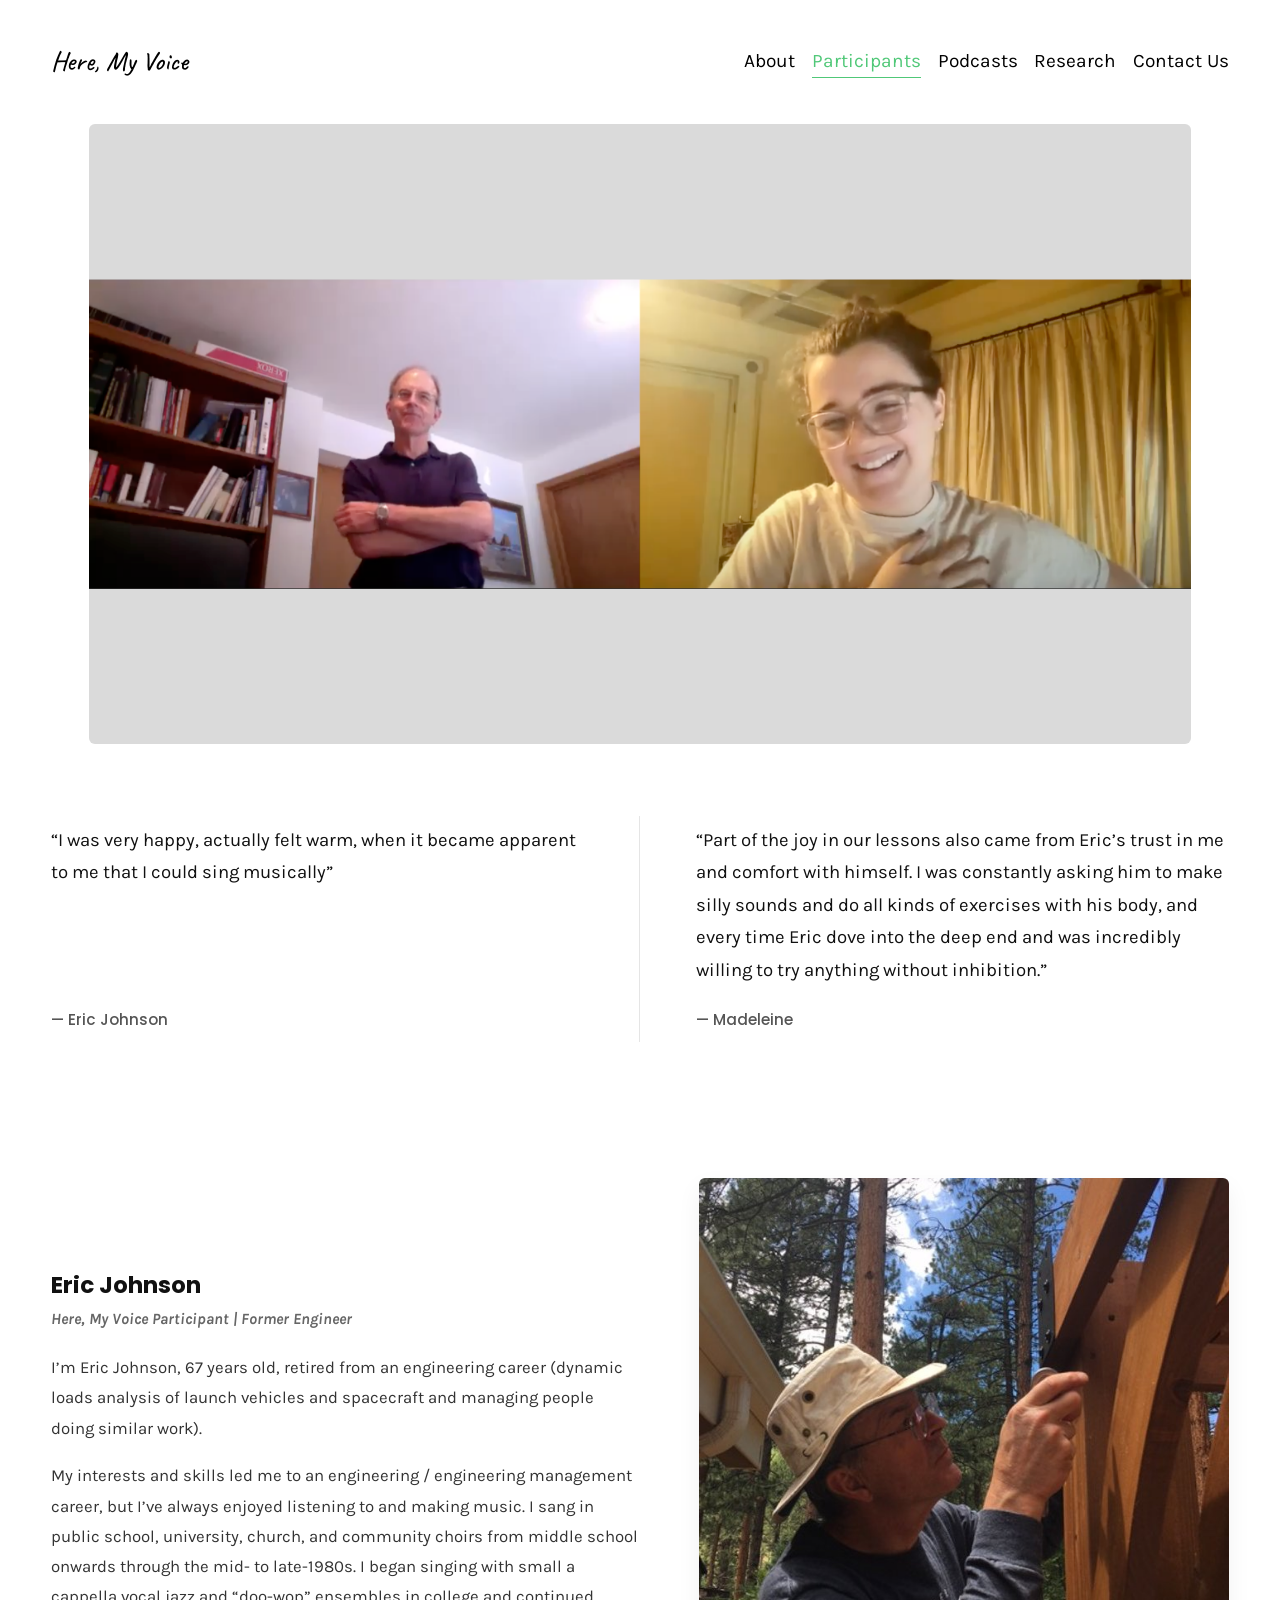
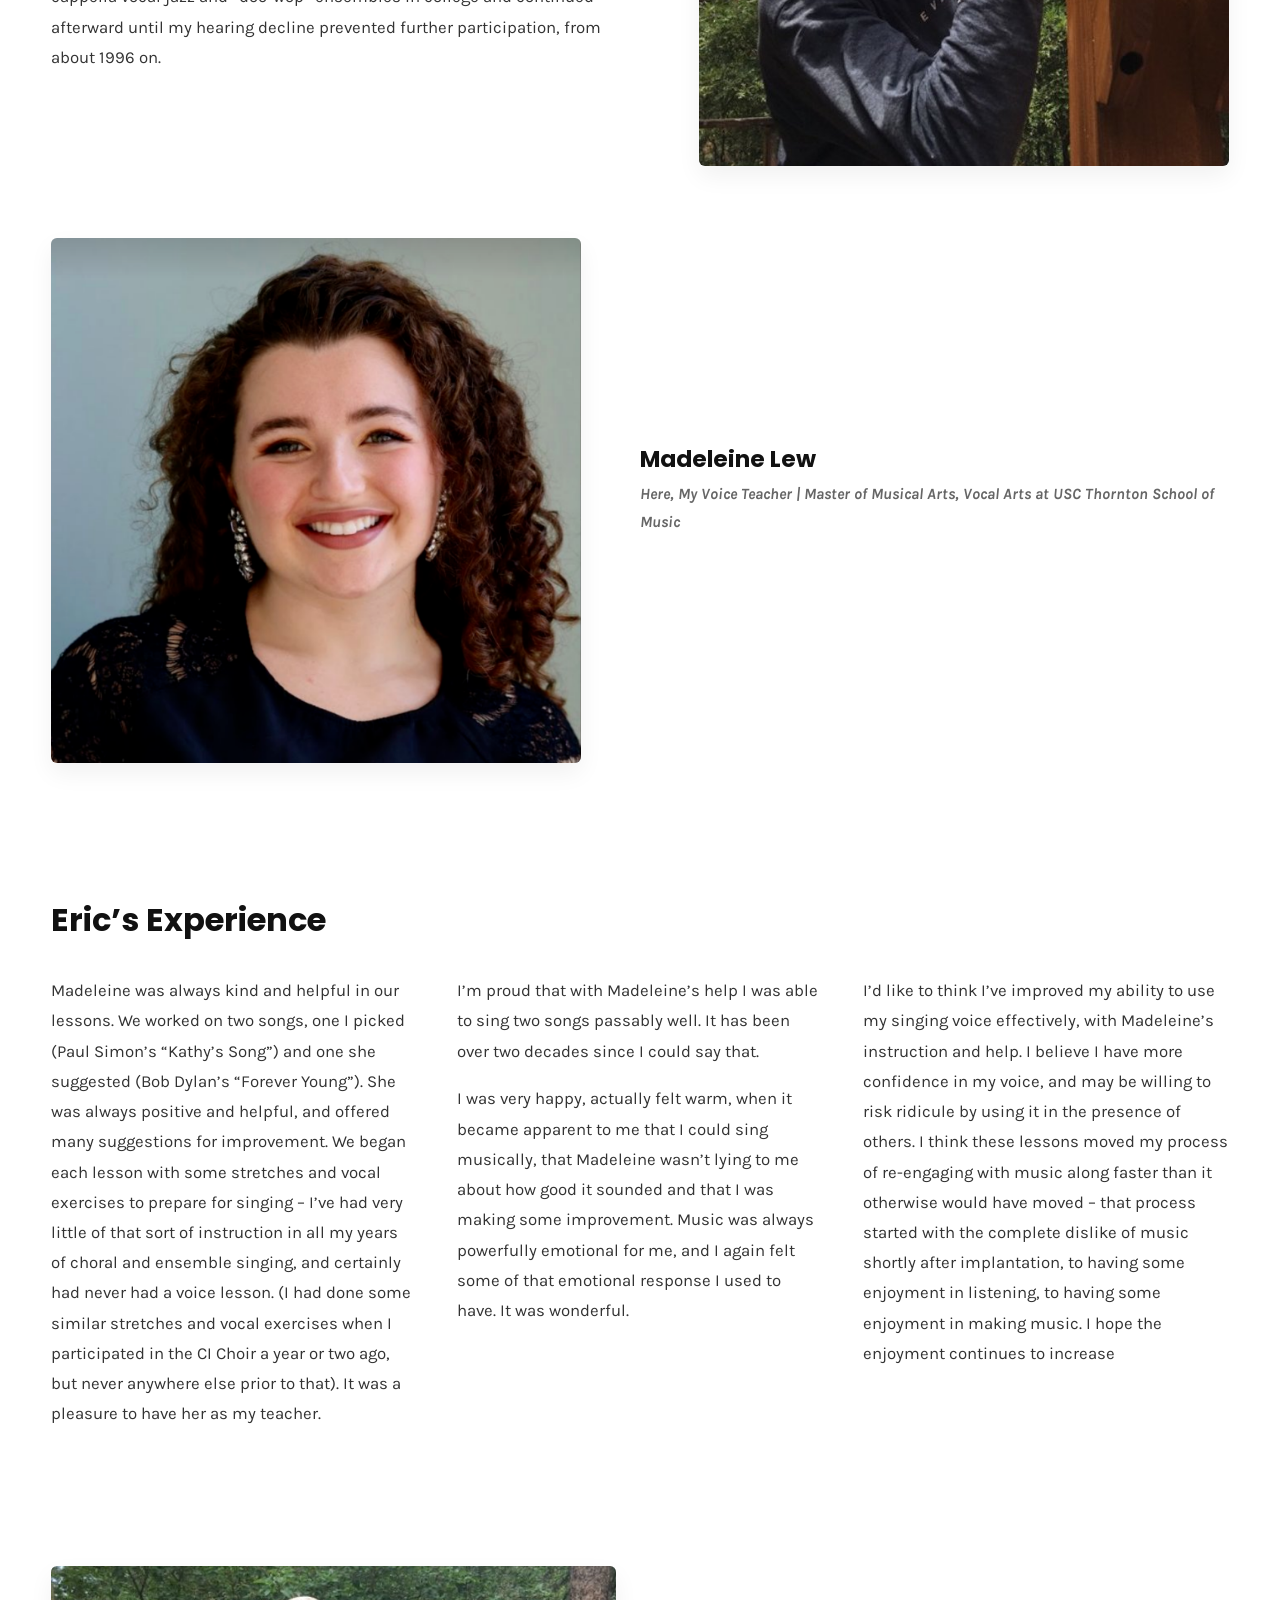
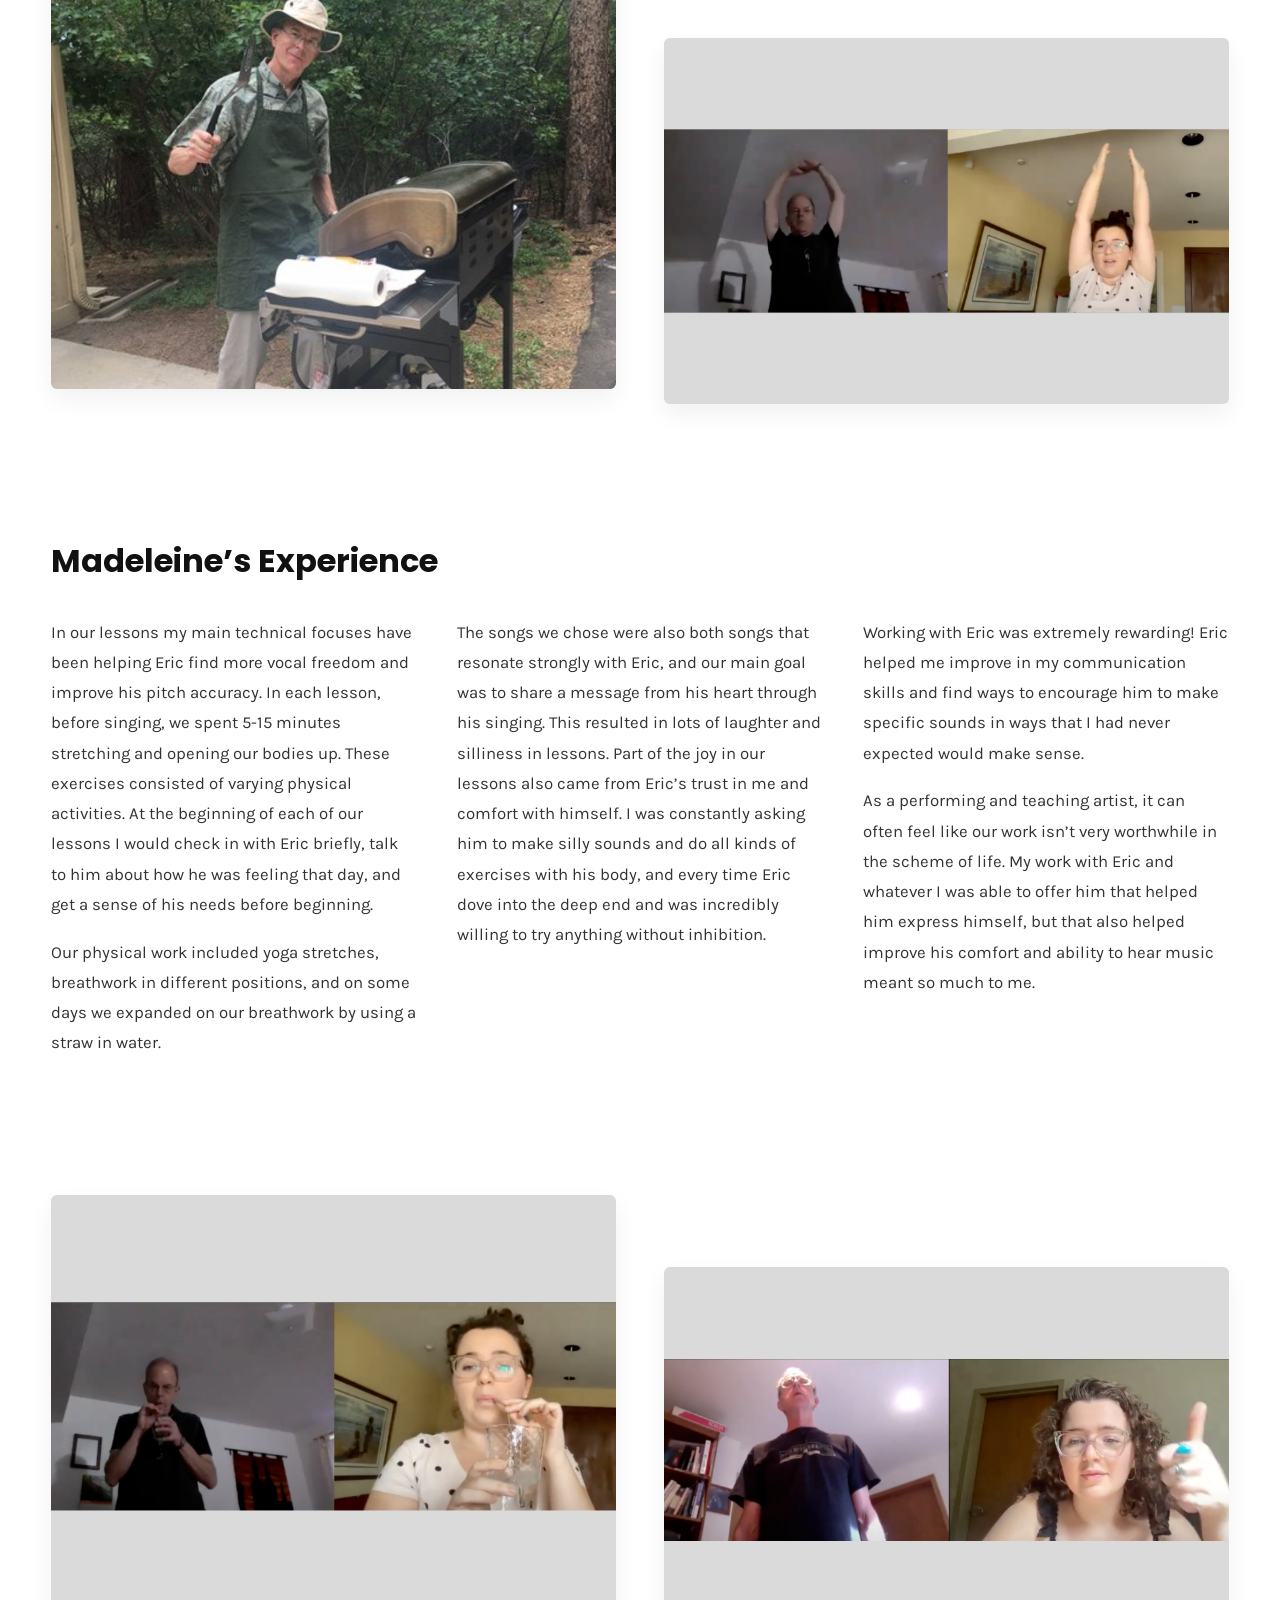
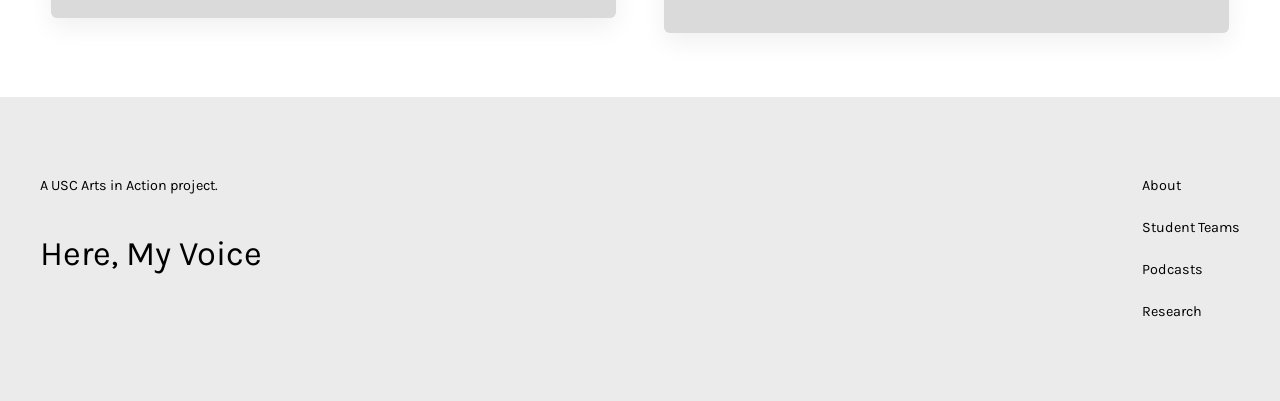
<file: eric-madeline.html>
<!doctype html>
<html lang="en-US">
  <head>
    <meta charset="utf-8" />
    <meta content="IE=edge,chrome=1" http-equiv="X-UA-Compatible" />
    <meta content="width=device-width, initial-scale=1" name="viewport" />
    <title>Eric &amp; Madeleine — Here, My Voice</title>

    <link
      href="https://assets.squarespace.com/universal/default-favicon.ico"
      rel="icon"
      type="image/x-icon"
    />
    <link href="https://www.heremyvoice.org/eric-madeline" rel="canonical" />
    <meta content="Here, My Voice" property="og:site_name" />
    <meta content="Eric &amp; Madeleine — Here, My Voice" property="og:title" />
    <meta
      content="https://www.heremyvoice.org/eric-madeline"
      property="og:url"
    />
    <meta content="website" property="og:type" />
    <meta content="" name="description" />

    <!-- Google Fonts -->
    <link rel="preconnect" href="https://fonts.googleapis.com" />
    <link rel="preconnect" href="https://fonts.gstatic.com" crossorigin />
    <link
      href="https://fonts.googleapis.com/css2?family=Caveat:wght@400..700&family=Karla:ital,wght@0,400;0,700;1,400;1,700&family=Poppins:ital,wght@0,400;0,500;0,700;1,400;1,700&display=swap"
      rel="stylesheet"
    />

    <!-- 本地頁面樣式表 -->
    <link href="style/eric-madeline.css" rel="stylesheet" />

    <style>
      body,
      button,
      input,
      textarea,
      select {
        font-family: "Poppins", "Karla", sans-serif;
        margin: 0;
        color: #111111;
        background-color: #ffffff;
      }

      .header-title,
      #site-title {
        font-family: "Caveat", cursive !important;
        font-size: 1.7rem !important;
        font-weight: 500;
      }

      header.header,
      .site-header {
        top: 0;
        left: 0;
        width: 100%;
        z-index: 1000;
      }

      main.container,
      #page {
        padding-top: 124px;
      }

      .content-wrapper {
        max-width: 1200px;
        margin: 0 auto;
        box-sizing: border-box;
      }

      /* 頂部主視覺橫幅 */
      .story-banner {
        width: 100%;
        padding: 0 4vw;
        box-sizing: border-box;
      }

      .story-banner-box {
        max-width: 1200px;
        margin: 0 auto;
        aspect-ratio: 16 / 9;
        max-height: 620px;
        overflow: hidden;
        border-radius: 6px;
        background-color: #d9d9d9;
      }

      .story-banner-box img {
        width: 100%;
        height: 100%;
        object-fit: cover;
        object-position: 50% 50%;
        display: block;
      }

      /* 雙引言區塊 */
      .story-quotes {
        width: 100%;
        padding: 4.5rem 4vw;
        box-sizing: border-box;
      }

      .story-quotes-inner {
        max-width: 1200px;
        margin: 0 auto;
        display: grid;
        grid-template-columns: repeat(2, minmax(0, 1fr));
        gap: 0;
        align-items: stretch;
      }

      .story-quote-item {
        display: flex;
        flex-direction: column;
        justify-content: space-between;
        text-align: left;
        padding: 0.5rem 3.5rem;
        box-sizing: border-box;
      }

      .story-quote-item:first-child {
        padding-left: 0;
        border-right: 1px solid #e5e5e5;
      }

      .story-quote-item:last-child {
        padding-right: 0;
      }

      .story-quote-text {
        font-family: "Karla", sans-serif;
        font-size: clamp(1.08rem, 1.45vw, 1.25rem);
        line-height: 1.75;
        color: #111111;
        margin: 0 0 1.25rem 0;
      }

      .story-quote-author {
        font-family: "Poppins", sans-serif;
        font-size: 0.95rem;
        font-weight: 500;
        color: #555555;
        margin: 0;
      }

      /* 人物介紹與上下交錯圖文區 */
      .story-section {
        width: 100%;
        padding: 4rem 4vw;
        box-sizing: border-box;
      }

      .story-row {
        display: flex;
        align-items: center;
        justify-content: space-between;
        gap: 5%;
        margin-bottom: 4.5rem;
      }

      .story-row:last-child {
        margin-bottom: 0;
      }

      .story-row--reverse {
        flex-direction: row-reverse;
      }

      .story-col-text {
        flex: 0 0 50%;
      }

      .story-col-media {
        flex: 0 0 45%;
      }

      .story-person-name {
        font-family: "Poppins", sans-serif;
        font-size: 1.45rem;
        font-weight: 700;
        margin: 0 0 0.35rem 0;
        color: #111111;
      }

      .story-person-role {
        font-family: "Karla", sans-serif;
        font-size: 0.98rem;
        font-style: italic;
        font-weight: 700;
        color: #666666;
        margin: 0 0 1.25rem 0;
      }

      .story-body-p {
        font-family: "Karla", sans-serif;
        font-size: 1.05rem;
        line-height: 1.8;
        color: #333333;
        margin: 0 0 1.1rem 0;
      }

      .story-body-p:last-child {
        margin-bottom: 0;
      }

      .story-frame {
        width: 100%;
        overflow: hidden;
        border-radius: 6px;
        background-color: #f3f3f3;
        box-shadow: 0 10px 25px rgba(0, 0, 0, 0.06);
      }

      .story-frame--eric {
        aspect-ratio: 1 / 1.11;
      }

      .story-frame--madeleine {
        aspect-ratio: 1 / 0.99;
      }

      .story-frame img {
        width: 100%;
        height: 100%;
        object-fit: cover;
        display: block;
      }

      /* 心得三欄區塊 */
      .experience-section {
        width: 100%;
        padding: 4.5rem 4vw;
        box-sizing: border-box;
      }

      .experience-heading {
        font-family: "Poppins", sans-serif;
        font-size: clamp(1.6rem, 2.5vw, 2.1rem);
        font-weight: 700;
        margin: 0 0 2.25rem 0;
        color: #111111;
      }

      .experience-grid {
        display: grid;
        grid-template-columns: repeat(3, minmax(0, 1fr));
        gap: 2.5rem;
      }

      .experience-col {
        display: flex;
        flex-direction: column;
      }

      /* 雙圖展示區（上下交錯） */
      .gallery-pair-section {
        width: 100%;
        padding: 4rem 4vw;
        box-sizing: border-box;
      }

      .gallery-pair-grid {
        display: grid;
        grid-template-columns: repeat(2, minmax(0, 1fr));
        gap: 3rem;
        align-items: start;
      }

      .gallery-pair-item--offset {
        margin-top: 4.5rem;
      }

      .gallery-frame-4-3 {
        width: 100%;
        aspect-ratio: 4 / 3;
        overflow: hidden;
        border-radius: 6px;
        background-color: #f3f3f3;
        box-shadow: 0 10px 25px rgba(0, 0, 0, 0.06);
      }

      .gallery-frame-wide {
        width: 100%;
        aspect-ratio: 16 / 10.38;
        overflow: hidden;
        border-radius: 6px;
        background-color: #f3f3f3;
        box-shadow: 0 10px 25px rgba(0, 0, 0, 0.06);
      }

      .gallery-frame-4-3 img,
      .gallery-frame-wide img {
        width: 100%;
        height: 100%;
        object-fit: cover;
        display: block;
      }

      /* 響應式斷點 */
      @media (max-width: 860px) {
        .story-row,
        .story-row--reverse {
          flex-direction: column;
          align-items: stretch;
          gap: 2rem;
          margin-bottom: 3rem;
        }

        .story-col-text,
        .story-col-media {
          flex: 0 0 100%;
          width: 100%;
        }

        .story-quotes-inner {
          grid-template-columns: 1fr;
          gap: 2.5rem;
        }

        .story-quote-item,
        .story-quote-item:first-child,
        .story-quote-item:last-child {
          padding: 0;
          border-right: none;
        }

        .story-quote-item:first-child {
          padding-bottom: 2.5rem;
          border-bottom: 1px solid #e5e5e5;
        }

        .experience-grid {
          grid-template-columns: 1fr;
          gap: 1.75rem;
        }

        .gallery-pair-grid {
          grid-template-columns: 1fr;
          gap: 2rem;
        }

        .gallery-pair-item--offset {
          margin-top: 0;
        }
      }
    </style>
  </head>

  <body class="participant-story-page">
    <div class="clearfix site-wrapper" id="siteWrapper">
      <!-- 導覽列 Header -->
      <header
        data-test="header"
        id="header"
        class="white-bold header theme-col--primary"
        data-section-theme="white-bold"
        data-controller="Header"
        data-section-id="header"
        data-header-style="theme"
        tabindex="-1"
      >
        <div class="sqs-announcement-bar-dropzone"></div>

        <div class="header-announcement-bar-wrapper">
          <a href="#page" class="header-skip-link sqs-button-element--primary">
            Skip to Content
          </a>

          <div
            class="header-border"
            data-header-style="theme"
            data-header-border="false"
            data-test="header-border"
          ></div>
          <div
            class="header-dropshadow"
            data-header-style="theme"
            data-header-dropshadow="false"
            data-test="header-dropshadow"
          ></div>

          <div
            class="header-inner container--fluid header-mobile-layout-logo-left-nav-right header-layout-nav-right"
            data-test="header-inner"
          >
            <div class="header-background theme-bg--primary"></div>

            <div class="header-display-desktop" data-content-field="site-title">
              <div class="header-title-nav-wrapper">
                <div class="header-title" data-animation-role="header-element">
                  <div class="header-title-text">
                    <a
                      id="site-title"
                      href="index.html"
                      data-animation-role="header-element"
                      >Here, My Voice</a
                    >
                  </div>
                </div>

                <div class="header-nav">
                  <div class="header-nav-wrapper">
                    <nav class="header-nav-list">
                      <div class="header-nav-item header-nav-item--collection">
                        <a
                          href="about.html"
                          data-animation-role="header-element"
                          >About</a
                        >
                      </div>
                      <div
                        class="header-nav-item header-nav-item--collection header-nav-item--active"
                      >
                        <a
                          href="participants.html"
                          data-animation-role="header-element"
                          >Participants</a
                        >
                      </div>
                      <div class="header-nav-item header-nav-item--collection">
                        <a
                          href="podcasts.html"
                          data-animation-role="header-element"
                          >Podcasts</a
                        >
                      </div>
                      <div class="header-nav-item header-nav-item--collection">
                        <a
                          href="research.html"
                          data-animation-role="header-element"
                          >Research</a
                        >
                      </div>
                      <div class="header-nav-item header-nav-item--collection">
                        <a
                          href="contact-us.html"
                          data-animation-role="header-element"
                          >Contact Us</a
                        >
                      </div>
                    </nav>
                  </div>
                </div>
              </div>

              <div class="header-actions header-actions--right">
                <div class="showOnMobile"></div>
                <div class="showOnDesktop"></div>
              </div>

              <div
                class="header-burger menu-overlay-has-visible-non-navigation-items no-actions"
                data-animation-role="header-element"
              >
                <button
                  class="header-burger-btn burger"
                  data-test="header-burger"
                >
                  <span
                    hidden
                    class="js-header-burger-open-title visually-hidden"
                    >Open Menu</span
                  >
                  <span
                    hidden
                    class="js-header-burger-close-title visually-hidden"
                    >Close Menu</span
                  >
                  <div class="burger-box">
                    <div
                      class="burger-inner header-menu-icon-doubleLineHamburger"
                    >
                      <div class="top-bun"></div>
                      <div class="patty"></div>
                      <div class="bottom-bun"></div>
                    </div>
                  </div>
                </button>
              </div>
            </div>

            <!-- 手機版 Header -->
            <div class="header-display-mobile" data-content-field="site-title">
              <div class="header-title-nav-wrapper">
                <div class="header-title" data-animation-role="header-element">
                  <div class="header-title-text">
                    <a
                      id="site-title"
                      href="index.html"
                      data-animation-role="header-element"
                      >Here, My Voice</a
                    >
                  </div>
                </div>
                <div class="header-nav">
                  <div class="header-nav-wrapper">
                    <nav class="header-nav-list">
                      <div class="header-nav-item header-nav-item--collection">
                        <a
                          href="about.html"
                          data-animation-role="header-element"
                          >About</a
                        >
                      </div>
                      <div
                        class="header-nav-item header-nav-item--collection header-nav-item--active"
                      >
                        <a
                          href="participants.html"
                          data-animation-role="header-element"
                          >Participants</a
                        >
                      </div>
                      <div class="header-nav-item header-nav-item--collection">
                        <a
                          href="podcasts.html"
                          data-animation-role="header-element"
                          >Podcasts</a
                        >
                      </div>
                      <div class="header-nav-item header-nav-item--collection">
                        <a
                          href="research.html"
                          data-animation-role="header-element"
                          >Research</a
                        >
                      </div>
                      <div class="header-nav-item header-nav-item--collection">
                        <a
                          href="contact-us.html"
                          data-animation-role="header-element"
                          >Contact Us</a
                        >
                      </div>
                    </nav>
                  </div>
                </div>
              </div>
            </div>
          </div>
        </div>
      </header>

      <!-- 主要內容 Main -->
      <main class="container" id="page" role="main">
        <article class="page-regions" id="page-regions">
          <!-- 1. 頂部橫幅圖片 -->
          <div class="story-banner">
            <div class="story-banner-box">
              <img
                src="images/7.png"
                alt="Eric and Madeleine — Here, My Voice"
                loading="eager"
              />
            </div>
          </div>

          <!-- 2. 雙引言 -->
          <section class="story-quotes">
            <div class="story-quotes-inner">
              <div class="story-quote-item">
                <p class="story-quote-text">
                  “I was very happy, actually felt warm, when it became apparent
                  to me that I could sing musically”
                </p>
                <p class="story-quote-author">— Eric Johnson</p>
              </div>

              <div class="story-quote-item">
                <p class="story-quote-text">
                  “Part of the joy in our lessons also came from Eric’s trust in
                  me and comfort with himself. I was constantly asking him to
                  make silly sounds and do all kinds of exercises with his body,
                  and every time Eric dove into the deep end and was incredibly
                  willing to try anything without inhibition.”
                </p>
                <p class="story-quote-author">— Madeleine</p>
              </div>
            </div>
          </section>

          <!-- 3. 人物簡介（Eric 左文右圖、Madeleine 左圖右文） -->
          <section class="story-section">
            <div class="content-wrapper">
              <!-- Eric 簡介 -->
              <div class="story-row">
                <div class="story-col-text">
                  <h1 class="story-person-name">Eric Johnson</h1>
                  <p class="story-person-role">
                    Here, My Voice Participant | Former Engineer
                  </p>
                  <p class="story-body-p">
                    I’m Eric Johnson, 67 years old, retired from an engineering
                    career (dynamic loads analysis of launch vehicles and
                    spacecraft and managing people doing similar work).
                  </p>
                  <p class="story-body-p">
                    My interests and skills led me to an engineering /
                    engineering management career, but I’ve always enjoyed
                    listening to and making music. I sang in public school,
                    university, church, and community choirs from middle school
                    onwards through the mid- to late-1980s. I began singing with
                    small a cappella vocal jazz and “doo-wop” ensembles in
                    college and continued afterward until my hearing decline
                    prevented further participation, from about 1996 on.
                  </p>
                </div>

                <div class="story-col-media">
                  <div class="story-frame story-frame--eric">
                    <img
                      src="images/image5.jpeg"
                      alt="Eric Johnson"
                      style="object-position: 50% 100%"
                      loading="lazy"
                    />
                  </div>
                </div>
              </div>

              <!-- Madeleine 簡介 -->
              <div class="story-row story-row--reverse">
                <div class="story-col-text">
                  <h2 class="story-person-name">Madeleine Lew</h2>
                  <p class="story-person-role">
                    Here, My Voice Teacher | Master of Musical Arts, Vocal Arts
                    at USC Thornton School of Music
                  </p>
                </div>

                <div class="story-col-media">
                  <div class="story-frame story-frame--madeleine">
                    <img
                      src="images/Screen+Shot+2021-10-28+at+3.50.09+PM.png"
                      alt="Madeleine Lew"
                      style="object-position: 50% 50%"
                      loading="lazy"
                    />
                  </div>
                </div>
              </div>
            </div>
          </section>

          <!-- 4. Eric's Experience -->
          <section class="experience-section">
            <div class="content-wrapper">
              <h2 class="experience-heading">Eric’s Experience</h2>
              <div class="experience-grid">
                <div class="experience-col">
                  <p class="story-body-p">
                    Madeleine was always kind and helpful in our lessons. We
                    worked on two songs, one I picked (Paul Simon’s “Kathy’s
                    Song”) and one she suggested (Bob Dylan’s “Forever Young”).
                    She was always positive and helpful, and offered many
                    suggestions for improvement. We began each lesson with some
                    stretches and vocal exercises to prepare for singing – I’ve
                    had very little of that sort of instruction in all my years
                    of choral and ensemble singing, and certainly had never had
                    a voice lesson. (I had done some similar stretches and vocal
                    exercises when I participated in the CI Choir a year or two
                    ago, but never anywhere else prior to that). It was a
                    pleasure to have her as my teacher.
                  </p>
                </div>

                <div class="experience-col">
                  <p class="story-body-p">
                    I’m proud that with Madeleine’s help I was able to sing two
                    songs passably well. It has been over two decades since I
                    could say that.
                  </p>
                  <p class="story-body-p">
                    I was very happy, actually felt warm, when it became
                    apparent to me that I could sing musically, that Madeleine
                    wasn’t lying to me about how good it sounded and that I was
                    making some improvement. Music was always powerfully
                    emotional for me, and I again felt some of that emotional
                    response I used to have. It was wonderful.
                  </p>
                </div>

                <div class="experience-col">
                  <p class="story-body-p">
                    I’d like to think I’ve improved my ability to use my singing
                    voice effectively, with Madeleine’s instruction and help. I
                    believe I have more confidence in my voice, and may be
                    willing to risk ridicule by using it in the presence of
                    others. I think these lessons moved my process of
                    re-engaging with music along faster than it otherwise would
                    have moved – that process started with the complete dislike
                    of music shortly after implantation, to having some
                    enjoyment in listening, to having some enjoyment in making
                    music. I hope the enjoyment continues to increase
                  </p>
                </div>
              </div>
            </div>
          </section>

          <!-- 5. 雙圖展示（image3.jpeg & 5.png） -->
          <section class="gallery-pair-section">
            <div class="content-wrapper">
              <div class="gallery-pair-grid">
                <div class="gallery-frame-4-3">
                  <img
                    src="images/image3.jpeg"
                    alt="Eric and Madeleine session moment"
                    style="object-position: 50% 50%"
                    loading="lazy"
                  />
                </div>
                <div class="gallery-frame-wide gallery-pair-item--offset">
                  <img
                    src="images/5.png"
                    alt="Eric and Madeleine feature scene"
                    style="object-position: 50% 50%"
                    loading="lazy"
                  />
                </div>
              </div>
            </div>
          </section>

          <!-- 6. Madeleine's Experience -->
          <section class="experience-section">
            <div class="content-wrapper">
              <h2 class="experience-heading">Madeleine’s Experience</h2>
              <div class="experience-grid">
                <div class="experience-col">
                  <p class="story-body-p">
                    In our lessons my main technical focuses have been helping
                    Eric find more vocal freedom and improve his pitch accuracy.
                    In each lesson, before singing, we spent 5-15 minutes
                    stretching and opening our bodies up. These exercises
                    consisted of varying physical activities. At the beginning
                    of each of our lessons I would check in with Eric briefly,
                    talk to him about how he was feeling that day, and get a
                    sense of his needs before beginning.
                  </p>
                  <p class="story-body-p">
                    Our physical work included yoga stretches, breathwork in
                    different positions, and on some days we expanded on our
                    breathwork by using a straw in water.
                  </p>
                </div>

                <div class="experience-col">
                  <p class="story-body-p">
                    The songs we chose were also both songs that resonate
                    strongly with Eric, and our main goal was to share a message
                    from his heart through his singing. This resulted in lots of
                    laughter and silliness in lessons. Part of the joy in our
                    lessons also came from Eric’s trust in me and comfort with
                    himself. I was constantly asking him to make silly sounds
                    and do all kinds of exercises with his body, and every time
                    Eric dove into the deep end and was incredibly willing to
                    try anything without inhibition.
                  </p>
                </div>

                <div class="experience-col">
                  <p class="story-body-p">
                    Working with Eric was extremely rewarding! Eric helped me
                    improve in my communication skills and find ways to
                    encourage him to make specific sounds in ways that I had
                    never expected would make sense.
                  </p>
                  <p class="story-body-p">
                    As a performing and teaching artist, it can often feel like
                    our work isn’t very worthwhile in the scheme of life. My
                    work with Eric and whatever I was able to offer him that
                    helped him express himself, but that also helped improve his
                    comfort and ability to hear music meant so much to me.
                  </p>
                </div>
              </div>
            </div>
          </section>

          <section class="gallery-pair-section">
            <div class="content-wrapper">
              <div class="gallery-pair-grid">
                <div class="gallery-frame-4-3">
                  <img
                    src="images/6.png"
                    alt="Eric and Madeleine session moment"
                    style="object-position: 50% 50%"
                    loading="lazy"
                  />
                </div>
                <div class="gallery-frame-wide gallery-pair-item--offset">
                  <img
                    src="images/2.png"
                    alt="Eric and Madeleine session moment"
                    style="object-position: 50% 50%"
                    loading="lazy"
                  />
                </div>
              </div>
            </div>
          </section>
        </article>
      </main>

      <!-- 頁尾 Footer -->
      <footer
        class="sections"
        id="footer-sections"
        style="padding: 60px 0; background-color: #ebebeb"
      >
        <div class="content-wrapper">
          <div
            class="content"
            style="
              max-width: 1200px;
              margin: 0 auto;
              display: flex;
              justify-content: space-between;
            "
          >
            <div>
              <p class="sqsrte-small">A USC Arts in Action project.</p>
              <h3>Here, My Voice</h3>
            </div>
            <div>
              <p class="sqsrte-small">About</p>
              <p class="sqsrte-small">Student Teams</p>
              <p class="sqsrte-small">Podcasts</p>
              <p class="sqsrte-small">Research</p>
            </div>
          </div>
        </div>
      </footer>
    </div>
  </body>
</html>
</file>
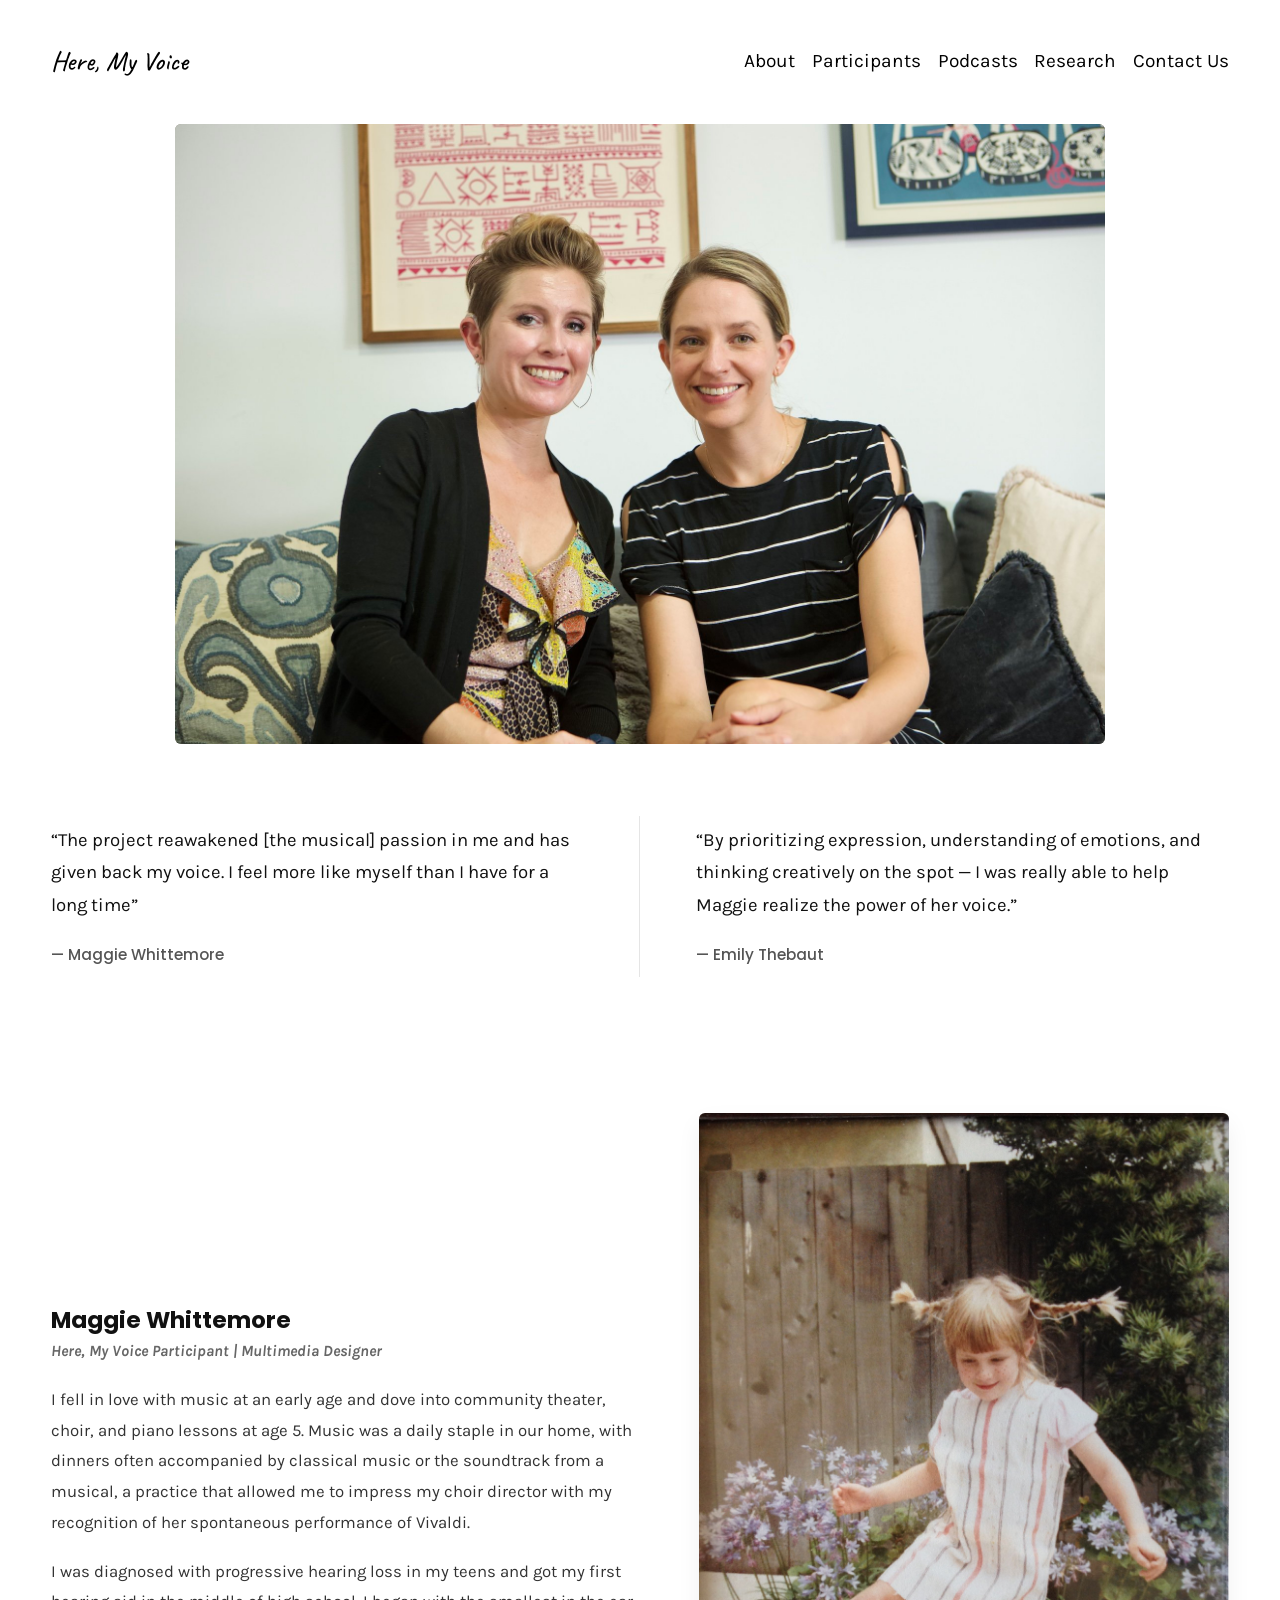
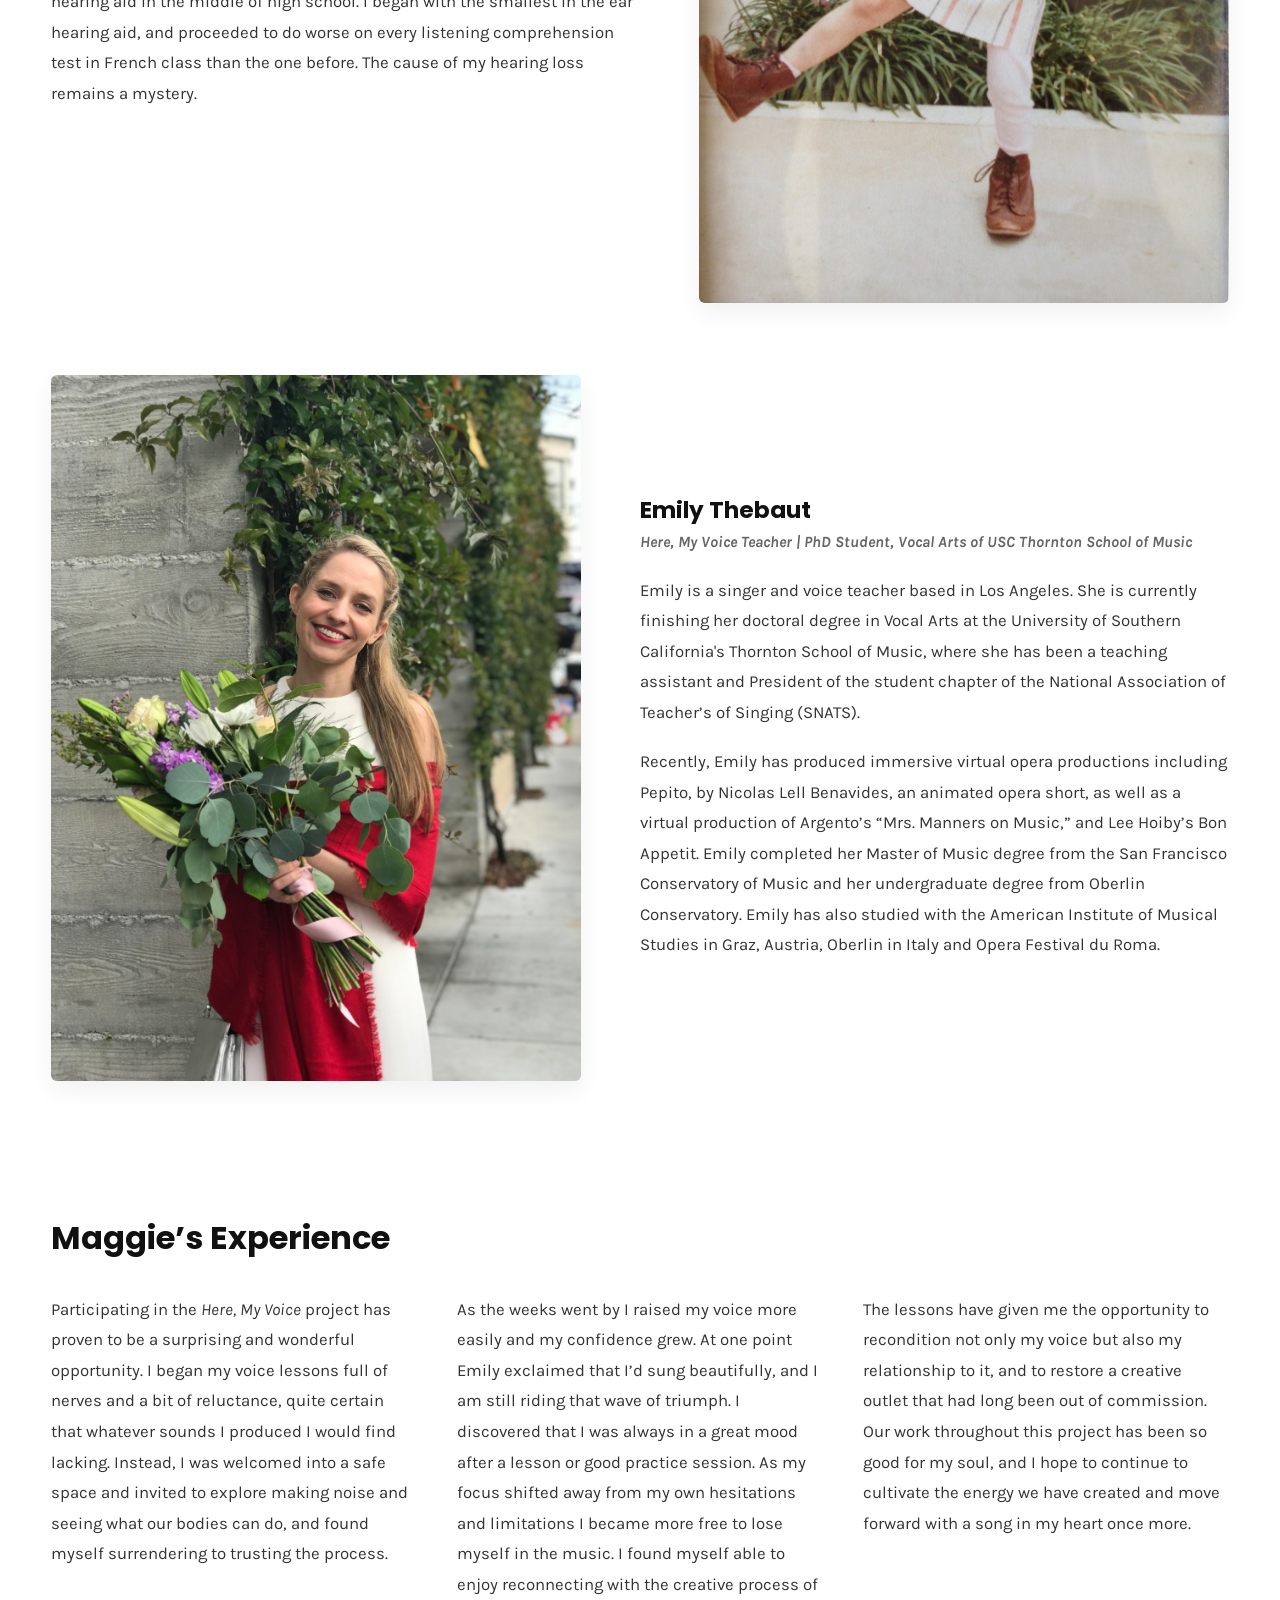
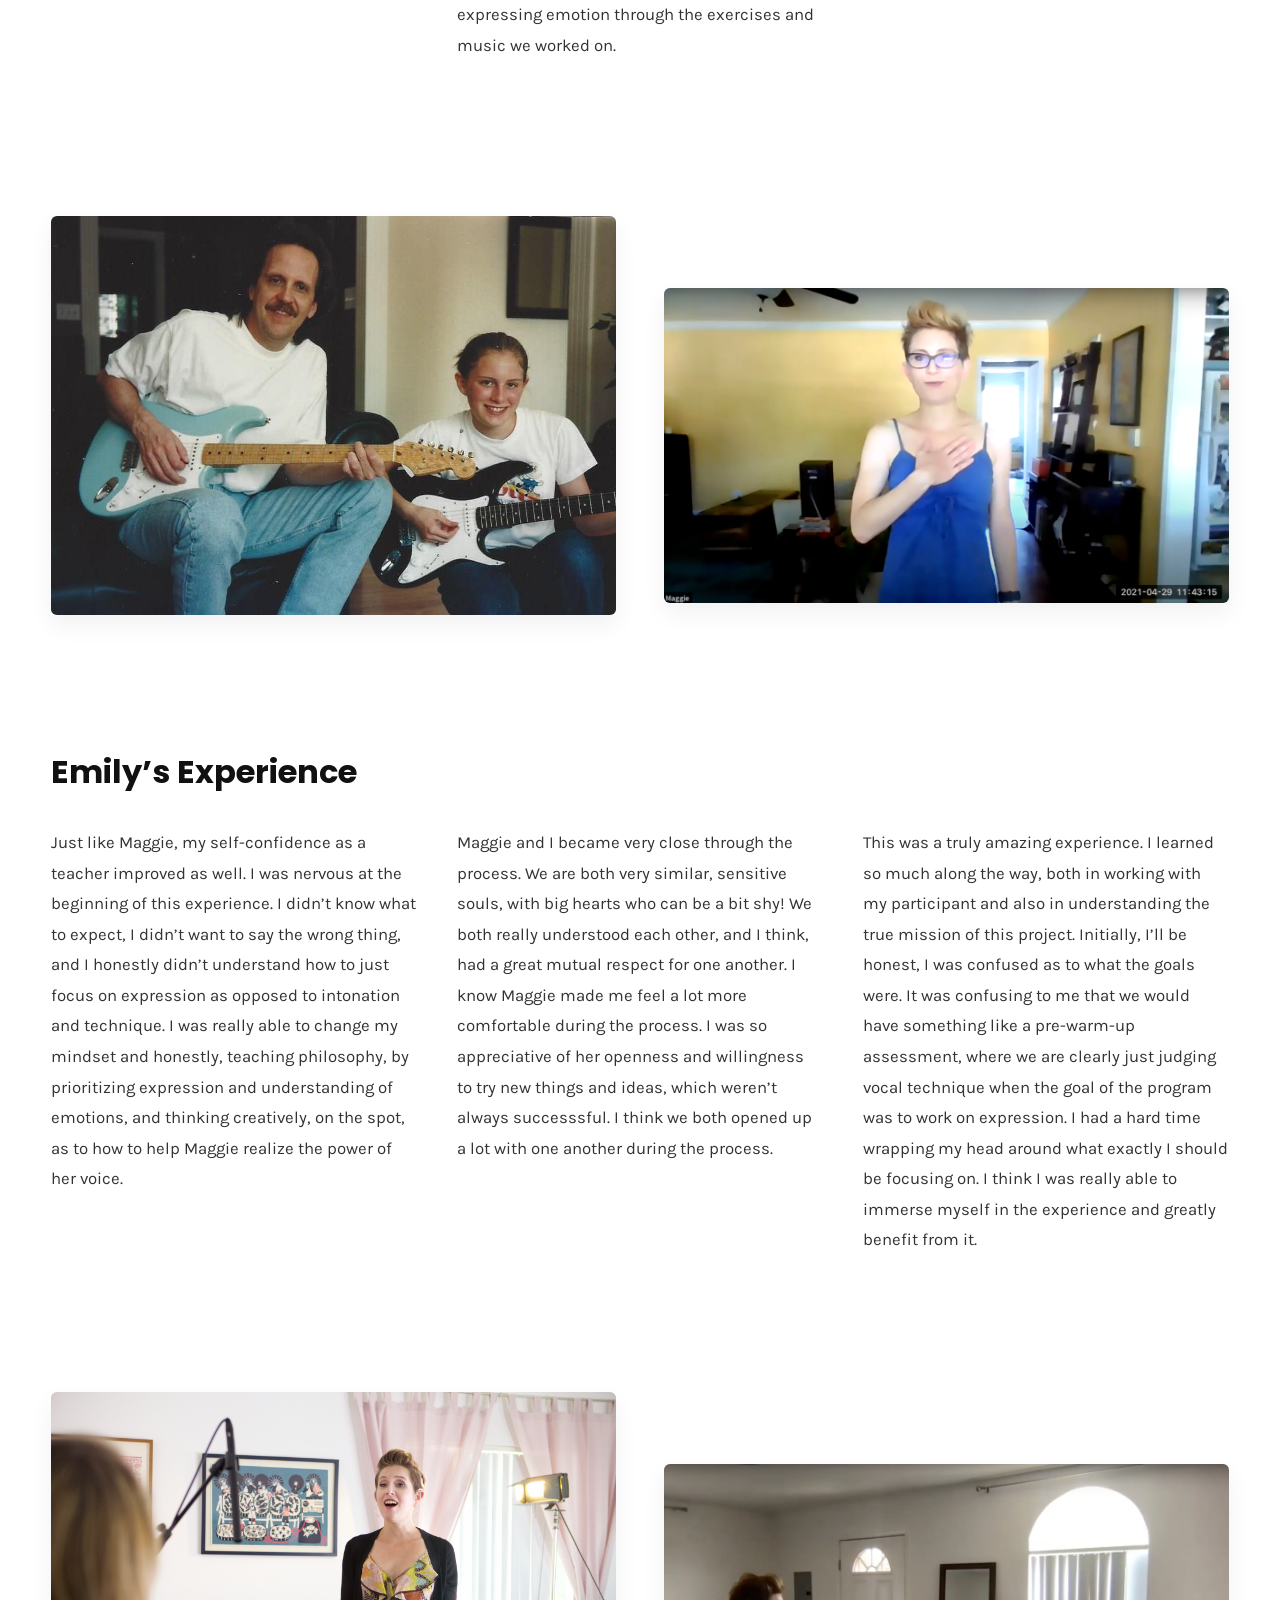
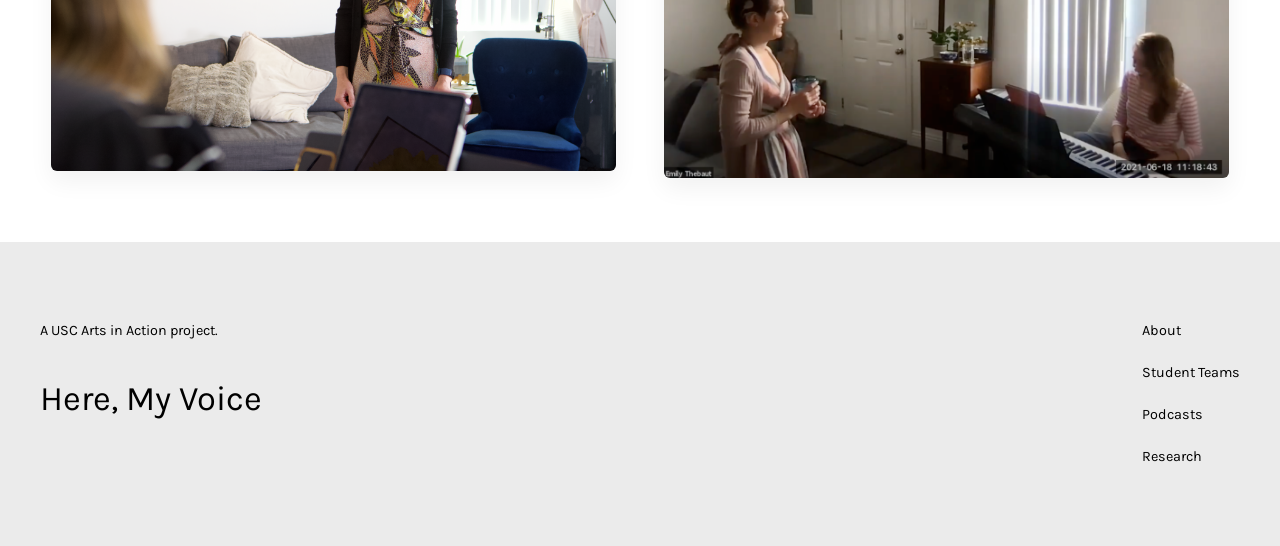
<file: maggie-emily.html>
<!doctype html>
<html lang="en-US">
  <head>
    <meta charset="utf-8" />
    <meta content="IE=edge,chrome=1" http-equiv="X-UA-Compatible" />
    <meta content="width=device-width, initial-scale=1" name="viewport" />
    <title>Maggie &amp; Emily — Here, My Voice</title>

    <link
      href="https://assets.squarespace.com/universal/default-favicon.ico"
      rel="icon"
      type="image/x-icon"
    />
    <link href="https://www.heremyvoice.org/maggie-emily" rel="canonical" />
    <meta content="Here, My Voice" property="og:site_name" />
    <meta content="Maggie &amp; Emily — Here, My Voice" property="og:title" />
    <meta
      content="https://www.heremyvoice.org/maggie-emily"
      property="og:url"
    />
    <meta content="website" property="og:type" />
    <meta content="" name="description" />

    <!-- Google Fonts -->
    <link rel="preconnect" href="https://fonts.googleapis.com" />
    <link rel="preconnect" href="https://fonts.gstatic.com" crossorigin />
    <link
      href="https://fonts.googleapis.com/css2?family=Caveat:wght@400..700&family=Karla:ital,wght@0,400;0,700;1,400;1,700&family=Poppins:ital,wght@0,400;0,500;0,700;1,400;1,700&display=swap"
      rel="stylesheet"
    />

    <!-- 本地頁面樣式表 -->
    <link href="style/maggie-emily.css" rel="stylesheet" />

    <style>
      body,
      button,
      input,
      textarea,
      select {
        font-family: "Poppins", "Karla", sans-serif;
        margin: 0;
        color: #111111;
        background-color: #ffffff;
      }

      .header-title,
      #site-title {
        font-family: "Caveat", cursive !important;
        font-size: 1.7rem !important;
        font-weight: 500;
      }

      .top-bun,
      .patty,
      .bottom-bun {
        height: 1px;
      }

      header.header,
      .site-header {
        top: 0;
        left: 0;
        width: 100%;
        z-index: 1000;
      }

      main.container,
      #page {
        padding-top: 124px;
      }

      .content-wrapper {
        max-width: 1200px;
        margin: 0 auto;
        box-sizing: border-box;
      }

      /* 頂部主視覺橫幅 */
      .story-banner {
        width: 100%;
        padding: 0 4vw;
        box-sizing: border-box;
      }

      .story-banner-box {
        max-width: 1200px;
        margin: 0 auto;
        aspect-ratio: 1874 / 1248;
        max-height: 620px;
        overflow: hidden;
        border-radius: 6px;
        background-color: #9c978b;
      }

      .story-banner-box img {
        width: 100%;
        height: 100%;
        object-fit: cover;
        object-position: 49.2% 16.8%;
        display: block;
      }

      /* 雙引言區塊 */
      .story-quotes {
        width: 100%;
        padding: 4.5rem 4vw;
        box-sizing: border-box;
      }

      .story-quotes-inner {
        max-width: 1200px;
        margin: 0 auto;
        display: grid;
        grid-template-columns: repeat(2, minmax(0, 1fr));
        gap: 0;
        align-items: stretch;
      }

      .story-quote-item {
        display: flex;
        flex-direction: column;
        justify-content: space-between;
        text-align: left;
        padding: 0.5rem 3.5rem;
        box-sizing: border-box;
      }

      .story-quote-item:first-child {
        padding-left: 0;
        border-right: 1px solid #e5e5e5;
      }

      .story-quote-item:last-child {
        padding-right: 0;
      }

      .story-quote-text {
        font-family: "Karla", sans-serif;
        font-size: clamp(1.08rem, 1.45vw, 1.25rem);
        line-height: 1.75;
        color: #111111;
        margin: 0 0 1.25rem 0;
      }

      .story-quote-author {
        font-family: "Poppins", sans-serif;
        font-size: 0.95rem;
        font-weight: 500;
        color: #555555;
        margin: 0;
      }

      /* 人物介紹與上下交錯圖文區 */
      .story-section {
        width: 100%;
        padding: 4rem 4vw;
        box-sizing: border-box;
      }

      .story-row {
        display: flex;
        align-items: center;
        justify-content: space-between;
        gap: 5%;
        margin-bottom: 4.5rem;
      }

      .story-row:last-child {
        margin-bottom: 0;
      }

      .story-row--reverse {
        flex-direction: row-reverse;
      }

      .story-col-text {
        flex: 0 0 50%;
      }

      .story-col-media {
        flex: 0 0 45%;
      }

      .story-person-name {
        font-family: "Poppins", sans-serif;
        font-size: 1.45rem;
        font-weight: 700;
        margin: 0 0 0.35rem 0;
        color: #111111;
      }

      .story-person-role {
        font-family: "Karla", sans-serif;
        font-size: 0.98rem;
        font-style: italic;
        font-weight: 700;
        color: #666666;
        margin: 0 0 1.35rem 0;
        line-height: 1.5;
      }

      .story-body-p {
        font-family: "Karla", sans-serif;
        font-size: 1.05rem;
        line-height: 1.82;
        color: #333333;
        margin: 0 0 1.15rem 0;
      }

      .story-body-p:last-child {
        margin-bottom: 0;
      }

      .story-frame {
        width: 100%;
        overflow: hidden;
        border-radius: 6px;
        background-color: #f3f3f3;
        box-shadow: 0 10px 25px rgba(0, 0, 0, 0.06);
      }

      .story-frame--maggie {
        aspect-ratio: 2190 / 3264;
      }

      .story-frame--emily {
        aspect-ratio: 3024 / 4032;
      }

      .story-frame img {
        width: 100%;
        height: 100%;
        object-fit: cover;
        object-position: 50% 50%;
        display: block;
      }

      /* 心得三欄區塊 */
      .experience-section {
        width: 100%;
        padding: 4.5rem 4vw;
        box-sizing: border-box;
      }

      .experience-heading {
        font-family: "Poppins", sans-serif;
        font-size: clamp(1.6rem, 2.5vw, 2.1rem);
        font-weight: 700;
        margin: 0 0 2.25rem 0;
        color: #111111;
      }

      .experience-grid {
        display: grid;
        grid-template-columns: repeat(3, minmax(0, 1fr));
        gap: 2.5rem;
      }

      /* 雙圖展示區（上下交錯） */
      .gallery-pair-section {
        width: 100%;
        padding: 4rem 4vw;
        box-sizing: border-box;
      }

      .gallery-pair-grid {
        display: grid;
        grid-template-columns: repeat(2, minmax(0, 1fr));
        gap: 3rem;
        align-items: start;
      }

      .gallery-pair-item--offset {
        margin-top: 4.5rem;
      }

      .gallery-frame-guitar {
        width: 100%;
        aspect-ratio: 945 / 667;
        overflow: hidden;
        border-radius: 6px;
        background-color: #f3f3f3;
        box-shadow: 0 10px 25px rgba(0, 0, 0, 0.06);
      }

      .gallery-frame-wide-a {
        width: 100%;
        aspect-ratio: 3360 / 1872;
        overflow: hidden;
        border-radius: 6px;
        background-color: #f3f3f3;
        box-shadow: 0 10px 25px rgba(0, 0, 0, 0.06);
      }

      .gallery-frame-wide-b {
        width: 100%;
        aspect-ratio: 1858 / 1246;
        overflow: hidden;
        border-radius: 6px;
        background-color: #f3f3f3;
        box-shadow: 0 10px 25px rgba(0, 0, 0, 0.06);
      }

      .gallery-frame-wide-c {
        width: 100%;
        aspect-ratio: 3360 / 1870;
        overflow: hidden;
        border-radius: 6px;
        background-color: #f3f3f3;
        box-shadow: 0 10px 25px rgba(0, 0, 0, 0.06);
      }

      .gallery-frame-guitar img,
      .gallery-frame-wide-a img,
      .gallery-frame-wide-b img,
      .gallery-frame-wide-c img {
        width: 100%;
        height: 100%;
        object-fit: cover;
        object-position: 50% 50%;
        display: block;
      }

      /* 響應式斷點 */
      @media (max-width: 860px) {
        .story-row,
        .story-row--reverse {
          flex-direction: column;
          align-items: stretch;
          gap: 2rem;
          margin-bottom: 3rem;
        }

        .story-col-text,
        .story-col-media {
          flex: 0 0 100%;
          width: 100%;
        }

        .story-quotes-inner {
          grid-template-columns: 1fr;
          gap: 2.5rem;
        }

        .story-quote-item,
        .story-quote-item:first-child,
        .story-quote-item:last-child {
          padding: 0;
          border-right: none;
        }

        .story-quote-item:first-child {
          padding-bottom: 2.5rem;
          border-bottom: 1px solid #e5e5e5;
        }

        .experience-grid {
          grid-template-columns: 1fr;
          gap: 1.75rem;
        }

        .gallery-pair-grid {
          grid-template-columns: 1fr;
          gap: 2rem;
        }

        .gallery-pair-item--offset {
          margin-top: 0;
        }
      }
    </style>
  </head>

  <body class="participant-story-page">
    <div class="clearfix site-wrapper" id="siteWrapper">
      <!-- 導覽列 Header（與原頁一致） -->
      <header
        class="white-bold header theme-col--primary"
        data-controller="Header"
        data-first-focusable-element=""
        data-header-style="theme"
        data-section-id="header"
        data-section-theme="white-bold"
        data-test="header"
        id="header"
        tabindex="-1"
      >
        <div class="sqs-announcement-bar-dropzone"></div>
        <div class="header-announcement-bar-wrapper">
          <a class="header-skip-link sqs-button-element--primary" href="#page">
            Skip to Content
          </a>
          <div
            class="header-border"
            data-header-border="false"
            data-header-style="theme"
            data-test="header-border"
          ></div>
          <div
            class="header-dropshadow"
            data-header-dropshadow="false"
            data-header-style="theme"
            data-test="header-dropshadow"
          ></div>
          <div
            class="header-inner container--fluid header-mobile-layout-logo-left-nav-right header-layout-nav-right"
            data-test="header-inner"
          >
            <div class="header-background theme-bg--primary"></div>

            <!-- 桌面版 Header -->
            <div class="header-display-desktop" data-content-field="site-title">
              <div class="header-title-nav-wrapper">
                <div class="header-title" data-animation-role="header-element">
                  <div class="header-title-text">
                    <a
                      data-animation-role="header-element"
                      href="index.html"
                      id="site-title"
                      >Here, My Voice</a
                    >
                  </div>
                </div>
                <div class="header-nav">
                  <div class="header-nav-wrapper">
                    <nav class="header-nav-list">
                      <div class="header-nav-item header-nav-item--collection">
                        <a
                          data-animation-role="header-element"
                          href="about.html"
                        >
                          About
                        </a>
                      </div>
                      <div class="header-nav-item header-nav-item--collection">
                        <a
                          data-animation-role="header-element"
                          href="participants.html"
                        >
                          Participants
                        </a>
                      </div>
                      <div class="header-nav-item header-nav-item--collection">
                        <a
                          data-animation-role="header-element"
                          href="podcasts.html"
                        >
                          Podcasts
                        </a>
                      </div>
                      <div class="header-nav-item header-nav-item--collection">
                        <a
                          data-animation-role="header-element"
                          href="research.html"
                        >
                          Research
                        </a>
                      </div>
                      <div class="header-nav-item header-nav-item--collection">
                        <a
                          data-animation-role="header-element"
                          href="contact-us.html"
                        >
                          Contact Us
                        </a>
                      </div>
                    </nav>
                  </div>
                </div>
              </div>
              <div class="header-actions header-actions--right">
                <div class="showOnMobile"></div>
                <div class="showOnDesktop"></div>
              </div>
              <div
                class="header-burger menu-overlay-has-visible-non-navigation-items no-actions"
                data-animation-role="header-element"
              >
                <button
                  class="header-burger-btn burger"
                  data-test="header-burger"
                >
                  <span
                    class="js-header-burger-open-title visually-hidden"
                    hidden=""
                    >Open Menu</span
                  >
                  <span
                    class="js-header-burger-close-title visually-hidden"
                    hidden=""
                    >Close Menu</span
                  >
                  <div class="burger-box">
                    <div
                      class="burger-inner header-menu-icon-doubleLineHamburger"
                    >
                      <div class="top-bun"></div>
                      <div class="patty"></div>
                      <div class="bottom-bun"></div>
                    </div>
                  </div>
                </button>
              </div>
            </div>

            <!-- 手機版 Header -->
            <div class="header-display-mobile" data-content-field="site-title">
              <div class="header-title-nav-wrapper">
                <div class="header-title" data-animation-role="header-element">
                  <div class="header-title-text">
                    <a
                      data-animation-role="header-element"
                      href="index.html"
                      id="site-title"
                      >Here, My Voice</a
                    >
                  </div>
                </div>
                <div class="header-nav">
                  <div class="header-nav-wrapper">
                    <nav class="header-nav-list">
                      <div class="header-nav-item header-nav-item--collection">
                        <a
                          data-animation-role="header-element"
                          href="about.html"
                        >
                          About
                        </a>
                      </div>
                      <div class="header-nav-item header-nav-item--collection">
                        <a
                          data-animation-role="header-element"
                          href="participants.html"
                        >
                          Participants
                        </a>
                      </div>
                      <div class="header-nav-item header-nav-item--collection">
                        <a
                          data-animation-role="header-element"
                          href="podcasts.html"
                        >
                          Podcasts
                        </a>
                      </div>
                      <div class="header-nav-item header-nav-item--collection">
                        <a
                          data-animation-role="header-element"
                          href="research.html"
                        >
                          Research
                        </a>
                      </div>
                      <div class="header-nav-item header-nav-item--collection">
                        <a
                          data-animation-role="header-element"
                          href="contact-us.html"
                        >
                          Contact Us
                        </a>
                      </div>
                    </nav>
                  </div>
                </div>
              </div>
              <div class="header-actions header-actions--right">
                <div class="showOnMobile"></div>
                <div class="showOnDesktop"></div>
              </div>
              <div
                class="header-burger menu-overlay-has-visible-non-navigation-items no-actions"
                data-animation-role="header-element"
              >
                <button
                  class="header-burger-btn burger"
                  data-test="header-burger"
                >
                  <span
                    class="js-header-burger-open-title visually-hidden"
                    hidden=""
                    >Open Menu</span
                  >
                  <span
                    class="js-header-burger-close-title visually-hidden"
                    hidden=""
                    >Close Menu</span
                  >
                  <div class="burger-box">
                    <div
                      class="burger-inner header-menu-icon-doubleLineHamburger"
                    >
                      <div class="top-bun"></div>
                      <div class="patty"></div>
                      <div class="bottom-bun"></div>
                    </div>
                  </div>
                </button>
              </div>
            </div>
          </div>
        </div>

        <!-- 手機版選單覆蓋層 -->
        <div
          class="header-menu header-menu--folder-list"
          data-section-id="overlay-nav"
          data-section-theme=""
          data-show-account-login="true"
          data-test="header-menu"
        >
          <div class="header-menu-bg theme-bg--primary"></div>
          <div class="header-menu-nav">
            <nav class="header-menu-nav-list">
              <div class="header-menu-nav-folder" data-folder="root">
                <div class="header-menu-nav-folder-content">
                  <div class="header-menu-nav-wrapper">
                    <div
                      class="container header-menu-nav-item header-menu-nav-item--collection"
                    >
                      <a href="/about">
                        <div class="header-menu-nav-item-content">About</div>
                      </a>
                    </div>
                    <div
                      class="container header-menu-nav-item header-menu-nav-item--collection"
                    >
                      <a href="/participants">
                        <div class="header-menu-nav-item-content">
                          Participants
                        </div>
                      </a>
                    </div>
                    <div
                      class="container header-menu-nav-item header-menu-nav-item--collection"
                    >
                      <a href="/podcasts">
                        <div class="header-menu-nav-item-content">Podcasts</div>
                      </a>
                    </div>
                    <div
                      class="container header-menu-nav-item header-menu-nav-item--collection"
                    >
                      <a href="/research">
                        <div class="header-menu-nav-item-content">Research</div>
                      </a>
                    </div>
                    <div
                      class="container header-menu-nav-item header-menu-nav-item--collection"
                    >
                      <a href="/contact-us">
                        <div class="header-menu-nav-item-content">
                          Contact Us
                        </div>
                      </a>
                    </div>
                  </div>
                </div>
              </div>
            </nav>
          </div>
        </div>

        <script>
          (function () {
            var header = document.getElementById("header");
            if (!header) {
              return;
            }
            function setHeaderHeightVar() {
              document.documentElement.style.setProperty(
                "--header-height",
                header.getBoundingClientRect().height + "px",
              );
            }
            setHeaderHeightVar();
            var images = header.getElementsByTagName("img");
            for (var i = 0; i < images.length; i++) {
              if (!images[i].complete) {
                images[i].addEventListener("load", setHeaderHeightVar);
              }
            }
          })();
        </script>
      </header>

      <!-- 主要內容 Main -->
      <main class="container" id="page" role="main">
        <article
          class="page-regions"
          data-collection-id="6173515d389fce2e5ded6224"
          data-item-id=""
          data-regions-source="collection"
          id="page-regions"
        >
          <!-- 1. 頂部主視覺 -->
          <div class="story-banner">
            <div class="story-banner-box">
              <img
                src="images/Screen+Shot+2021-10-22+at+4.03.02+PM+2.jpg"
                alt="Maggie and Emily — Here, My Voice"
                loading="eager"
              />
            </div>
          </div>

          <!-- 2. 雙引言 -->
          <section class="story-quotes">
            <div class="story-quotes-inner">
              <div class="story-quote-item">
                <p class="story-quote-text">
                  “The project reawakened [the musical] passion in me and has
                  given back my voice. I feel more like myself than I have for a
                  long time”
                </p>
                <p class="story-quote-author">— Maggie Whittemore</p>
              </div>

              <div class="story-quote-item">
                <p class="story-quote-text">
                  “By prioritizing expression, understanding of emotions, and
                  thinking creatively on the spot — I was really able to help
                  Maggie realize the power of her voice.”
                </p>
                <p class="story-quote-author">— Emily Thebaut</p>
              </div>
            </div>
          </section>

          <!-- 3. 人物簡介（Maggie 左文右圖、Emily 左圖右文） -->
          <section class="story-section">
            <div class="content-wrapper">
              <!-- Maggie 簡介 -->
              <div class="story-row">
                <div class="story-col-text">
                  <h1 class="story-person-name">Maggie Whittemore</h1>
                  <p class="story-person-role">
                    Here, My Voice Participant | Multimedia Designer
                  </p>
                  <p class="story-body-p">
                    I fell in love with music at an early age and dove into
                    community theater, choir, and piano lessons at age 5. Music
                    was a daily staple in our home, with dinners often
                    accompanied by classical music or the soundtrack from a
                    musical, a practice that allowed me to impress my choir
                    director with my recognition of her spontaneous performance
                    of Vivaldi.
                  </p>
                  <p class="story-body-p">
                    I was diagnosed with progressive hearing loss in my teens
                    and got my first hearing aid in the middle of high school. I
                    began with the smallest in the ear hearing aid, and
                    proceeded to do worse on every listening comprehension test
                    in French class than the one before. The cause of my hearing
                    loss remains a mystery.
                  </p>
                </div>

                <div class="story-col-media">
                  <div class="story-frame story-frame--maggie">
                    <img
                      src="images/IMG_3282_2.JPG"
                      alt="Maggie Whittemore"
                      loading="lazy"
                    />
                  </div>
                </div>
              </div>

              <!-- Emily 簡介 -->
              <div class="story-row story-row--reverse">
                <div class="story-col-text">
                  <h2 class="story-person-name">Emily Thebaut</h2>
                  <p class="story-person-role">
                    Here, My Voice Teacher | PhD Student, Vocal Arts of USC
                    Thornton School of Music
                  </p>
                  <p class="story-body-p">
                    Emily is a singer and voice teacher based in Los Angeles.
                    She is currently finishing her doctoral degree in Vocal Arts
                    at the University of Southern California's Thornton School
                    of Music, where she has been a teaching assistant and
                    President of the student chapter of the National Association
                    of Teacher’s of Singing (SNATS).
                  </p>
                  <p class="story-body-p">
                    Recently, Emily has produced immersive virtual opera
                    productions including Pepito, by Nicolas Lell Benavides, an
                    animated opera short, as well as a virtual production of
                    Argento’s “Mrs. Manners on Music,” and Lee Hoiby’s Bon
                    Appetit. Emily completed her Master of Music degree from the
                    San Francisco Conservatory of Music and her undergraduate
                    degree from Oberlin Conservatory. Emily has also studied
                    with the American Institute of Musical Studies in Graz,
                    Austria, Oberlin in Italy and Opera Festival du Roma.
                  </p>
                </div>

                <div class="story-col-media">
                  <div class="story-frame story-frame--emily">
                    <img
                      src="images/IMG_3201.jpg"
                      alt="Emily Thebaut"
                      loading="lazy"
                    />
                  </div>
                </div>
              </div>
            </div>
          </section>

          <!-- 4. Maggie's Experience -->
          <section class="experience-section">
            <div class="content-wrapper">
              <h2 class="experience-heading">Maggie’s Experience</h2>
              <div class="experience-grid">
                <p class="story-body-p">
                  Participating in the <i>Here, My Voice</i> project has proven
                  to be a surprising and wonderful opportunity. I began my voice
                  lessons full of nerves and a bit of reluctance, quite certain
                  that whatever sounds I produced I would find lacking. Instead,
                  I was welcomed into a safe space and invited to explore making
                  noise and seeing what our bodies can do, and found myself
                  surrendering to trusting the process.
                </p>
                <p class="story-body-p">
                  As the weeks went by I raised my voice more easily and my
                  confidence grew. At one point Emily exclaimed that I’d sung
                  beautifully, and I am still riding that wave of triumph. I
                  discovered that I was always in a great mood after a lesson or
                  good practice session. As my focus shifted away from my own
                  hesitations and limitations I became more free to lose myself
                  in the music. I found myself able to enjoy reconnecting with
                  the creative process of expressing emotion through the
                  exercises and music we worked on.
                </p>
                <p class="story-body-p">
                  The lessons have given me the opportunity to recondition not
                  only my voice but also my relationship to it, and to restore a
                  creative outlet that had long been out of commission. Our work
                  throughout this project has been so good for my soul, and I
                  hope to continue to cultivate the energy we have created and
                  move forward with a song in my heart once more.
                </p>
              </div>
            </div>
          </section>

          <!-- 5. 雙圖展示一（Guitar+lessons.jpg & Screen+Shot+2021-09-19+at+10.45.20+PM.png） -->
          <section class="gallery-pair-section">
            <div class="content-wrapper">
              <div class="gallery-pair-grid">
                <div class="gallery-frame-guitar">
                  <img
                    src="images/Guitar+lessons.jpg"
                    alt="Guitar and music session moment"
                    loading="lazy"
                  />
                </div>
                <div class="gallery-frame-wide-a gallery-pair-item--offset">
                  <img
                    src="images/Screen+Shot+2021-09-19+at+10.45.20+PM.png"
                    alt="Here, My Voice session highlight"
                    loading="lazy"
                  />
                </div>
              </div>
            </div>
          </section>

          <!-- 6. Emily's Experience -->
          <section class="experience-section">
            <div class="content-wrapper">
              <h2 class="experience-heading">Emily’s Experience</h2>
              <div class="experience-grid">
                <p class="story-body-p">
                  Just like Maggie, my self-confidence as a teacher improved as
                  well. I was nervous at the beginning of this experience. I
                  didn’t know what to expect, I didn’t want to say the wrong
                  thing, and I honestly didn’t understand how to just focus on
                  expression as opposed to intonation and technique. I was
                  really able to change my mindset and honestly, teaching
                  philosophy, by prioritizing expression and understanding of
                  emotions, and thinking creatively, on the spot, as to how to
                  help Maggie realize the power of her voice.
                </p>
                <p class="story-body-p">
                  Maggie and I became very close through the process. We are
                  both very similar, sensitive souls, with big hearts who can be
                  a bit shy! We both really understood each other, and I think,
                  had a great mutual respect for one another. I know Maggie made
                  me feel a lot more comfortable during the process. I was so
                  appreciative of her openness and willingness to try new things
                  and ideas, which weren’t always successsful. I think we both
                  opened up a lot with one another during the process.
                </p>
                <p class="story-body-p">
                  This was a truly amazing experience. I learned so much along
                  the way, both in working with my participant and also in
                  understanding the true mission of this project. Initially,
                  I’ll be honest, I was confused as to what the goals were. It
                  was confusing to me that we would have something like a
                  pre-warm-up assessment, where we are clearly just judging
                  vocal technique when the goal of the program was to work on
                  expression. I had a hard time wrapping my head around what
                  exactly I should be focusing on. I think I was really able to
                  immerse myself in the experience and greatly benefit from it.
                </p>
              </div>
            </div>
          </section>

          <!-- 7. 雙圖展示二（Screen+Shot+2021-10-22+at+4.03.28+PM.png & maggieEmily01.png） -->
          <section class="gallery-pair-section">
            <div class="content-wrapper">
              <div class="gallery-pair-grid">
                <div class="gallery-frame-wide-b">
                  <img
                    src="images/Screen+Shot+2021-10-22+at+4.03.28+PM.png"
                    alt="Maggie and Emily session scene"
                    loading="lazy"
                  />
                </div>
                <div class="gallery-frame-wide-c gallery-pair-item--offset">
                  <img
                    src="images/maggieEmily01.png"
                    alt="Maggie and Emily portrait highlight"
                    loading="lazy"
                  />
                </div>
              </div>
            </div>
          </section>
        </article>
      </main>

      <!-- 頁尾 Footer（與原頁一致） -->
      <footer
        class="sections"
        id="footer-sections"
        style="padding: 60px 0; background-color: #ebebeb"
      >
        <div class="content-wrapper">
          <div
            class="content"
            style="
              max-width: 1200px;
              margin: 0 auto;
              display: flex;
              justify-content: space-between;
            "
          >
            <div>
              <p class="sqsrte-small">A USC Arts in Action project.</p>
              <h3>Here, My Voice</h3>
            </div>
            <div>
              <p class="sqsrte-small">About</p>
              <p class="sqsrte-small">Student Teams</p>
              <p class="sqsrte-small">Podcasts</p>
              <p class="sqsrte-small">Research</p>
            </div>
          </div>
        </div>
      </footer>
    </div>
  </body>
</html>
</file>
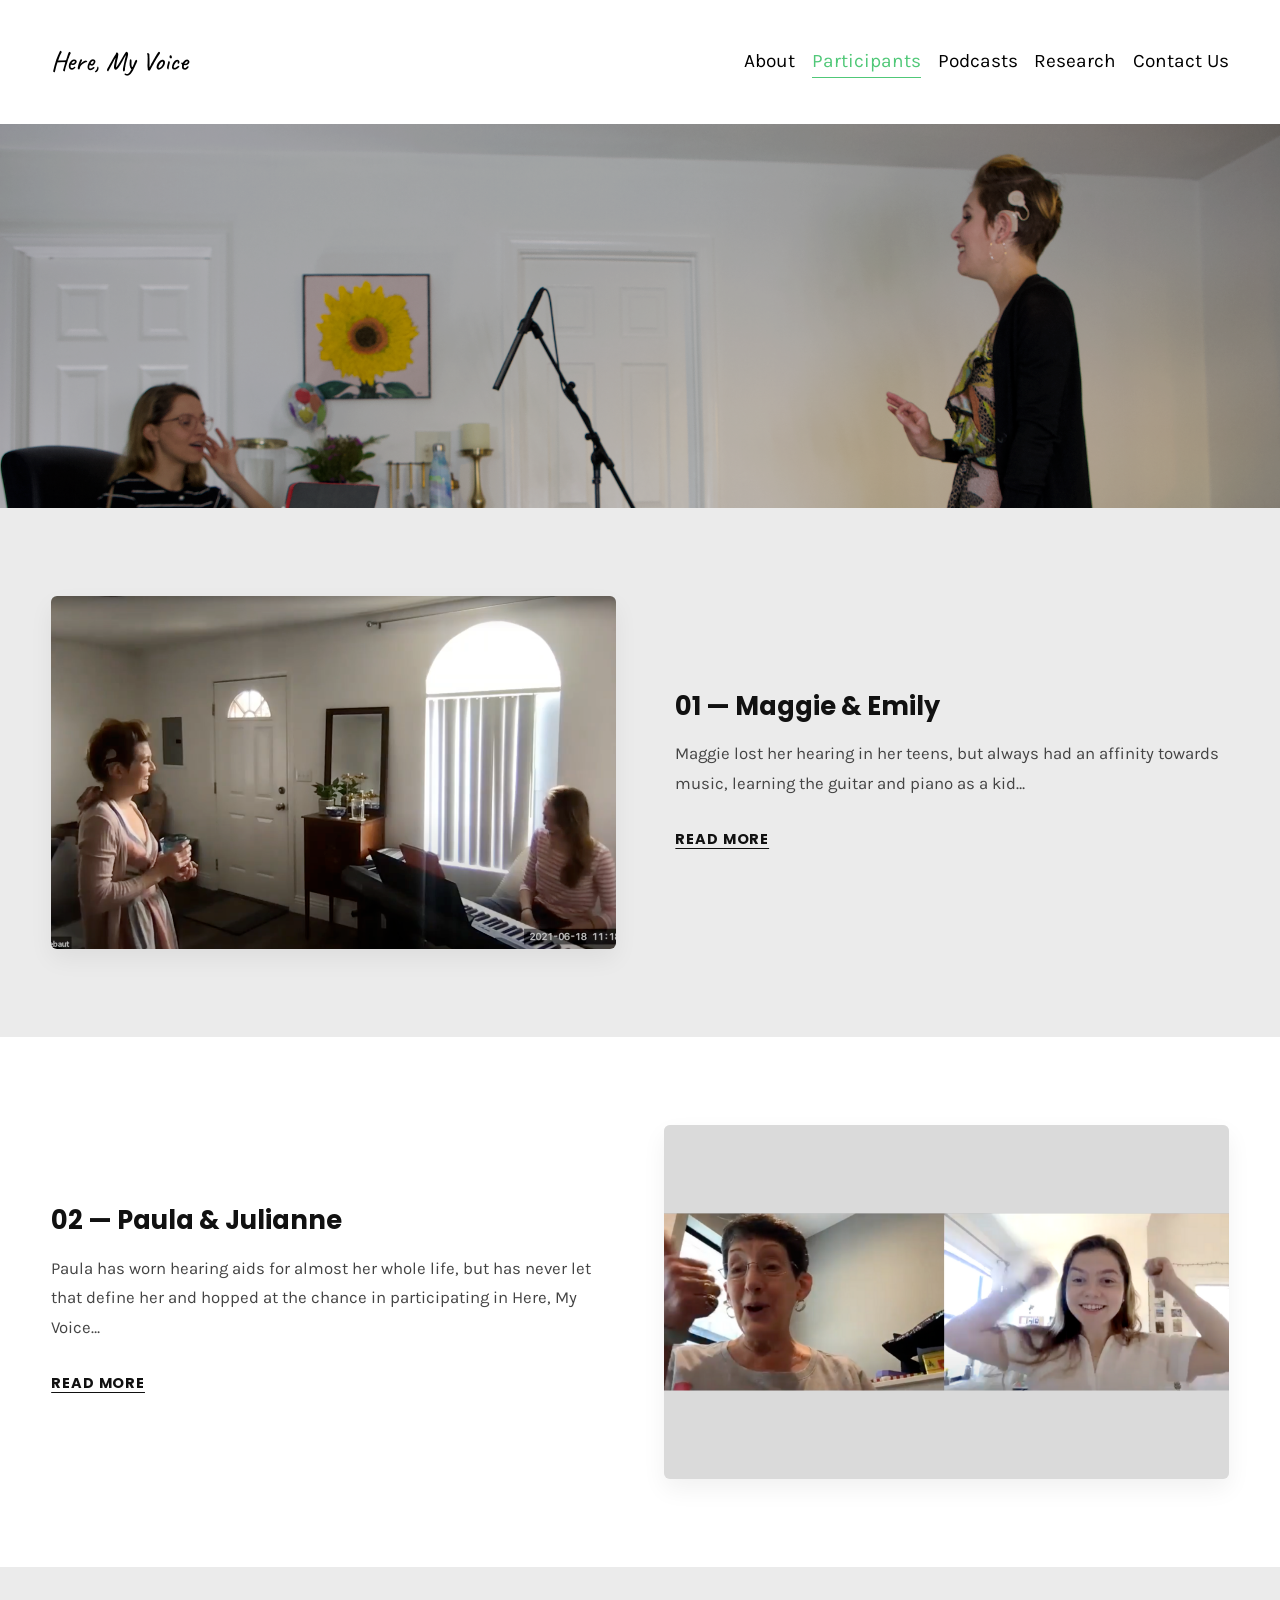
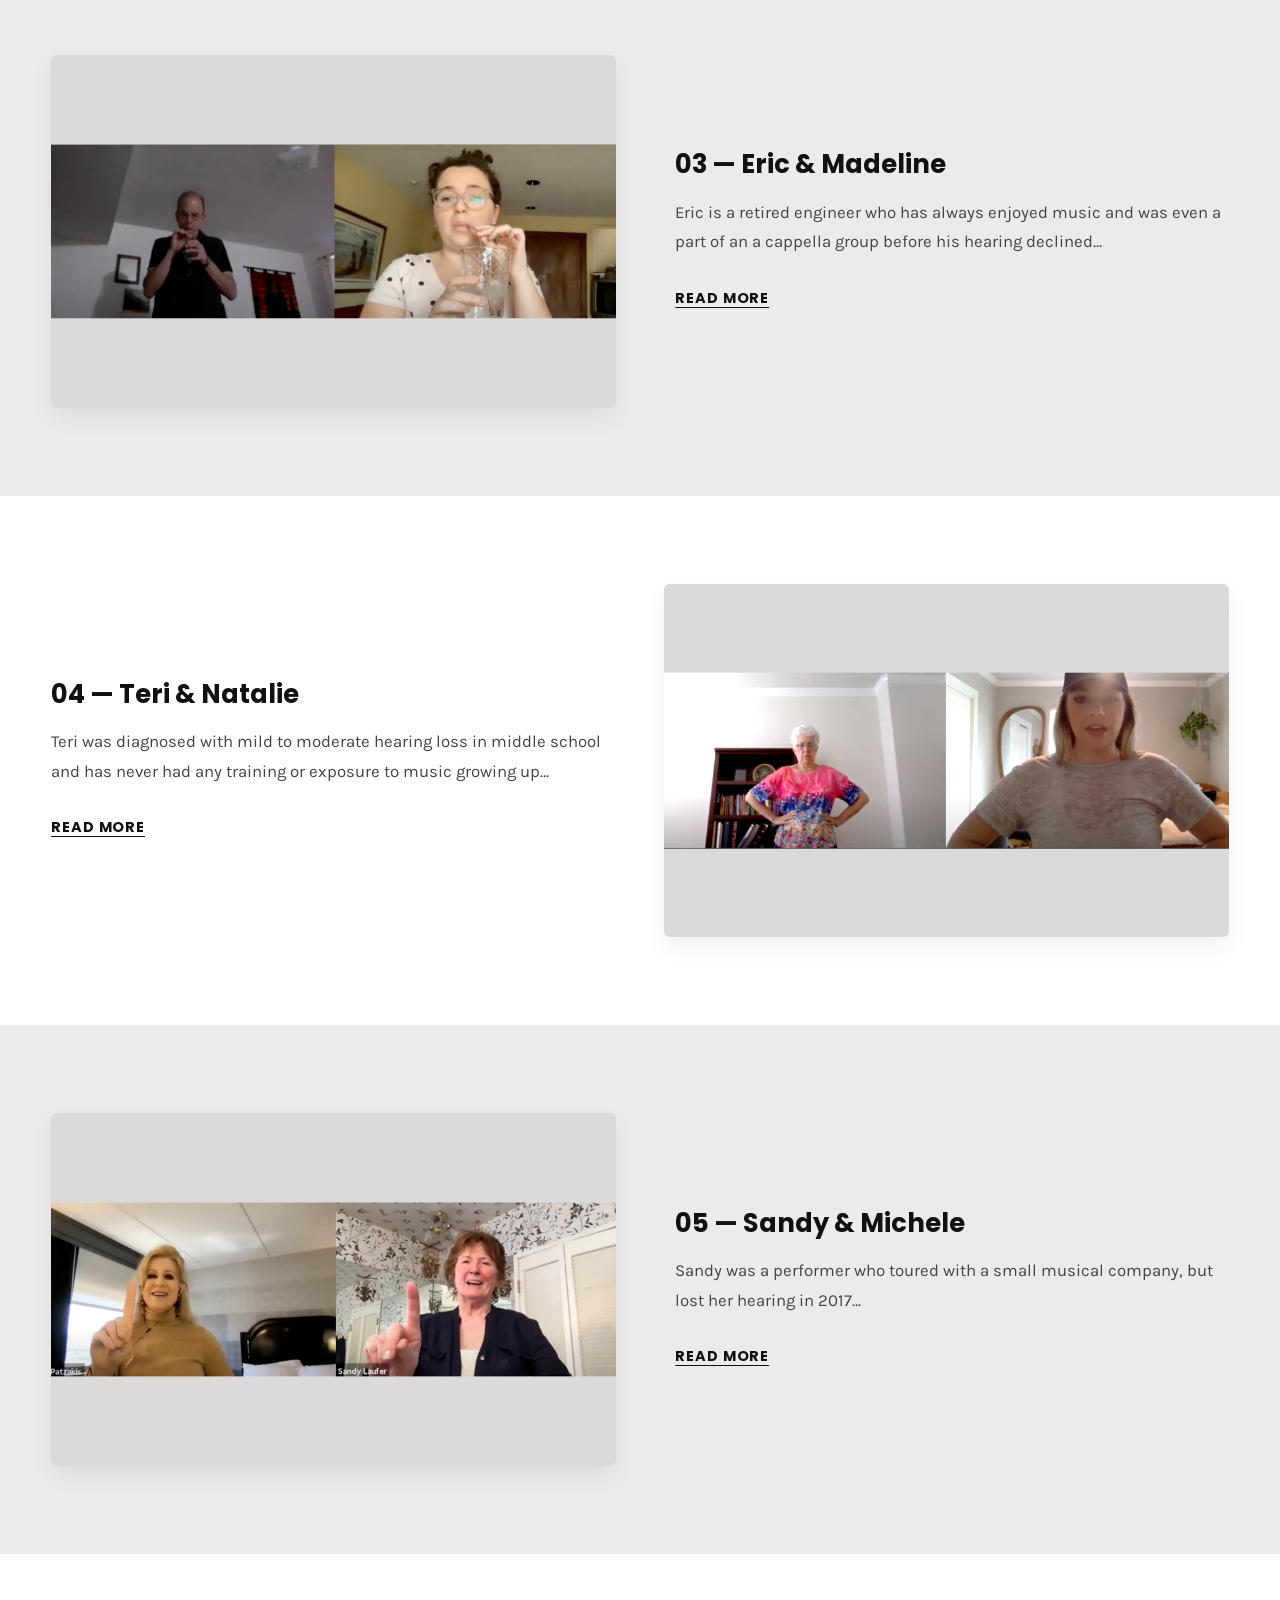
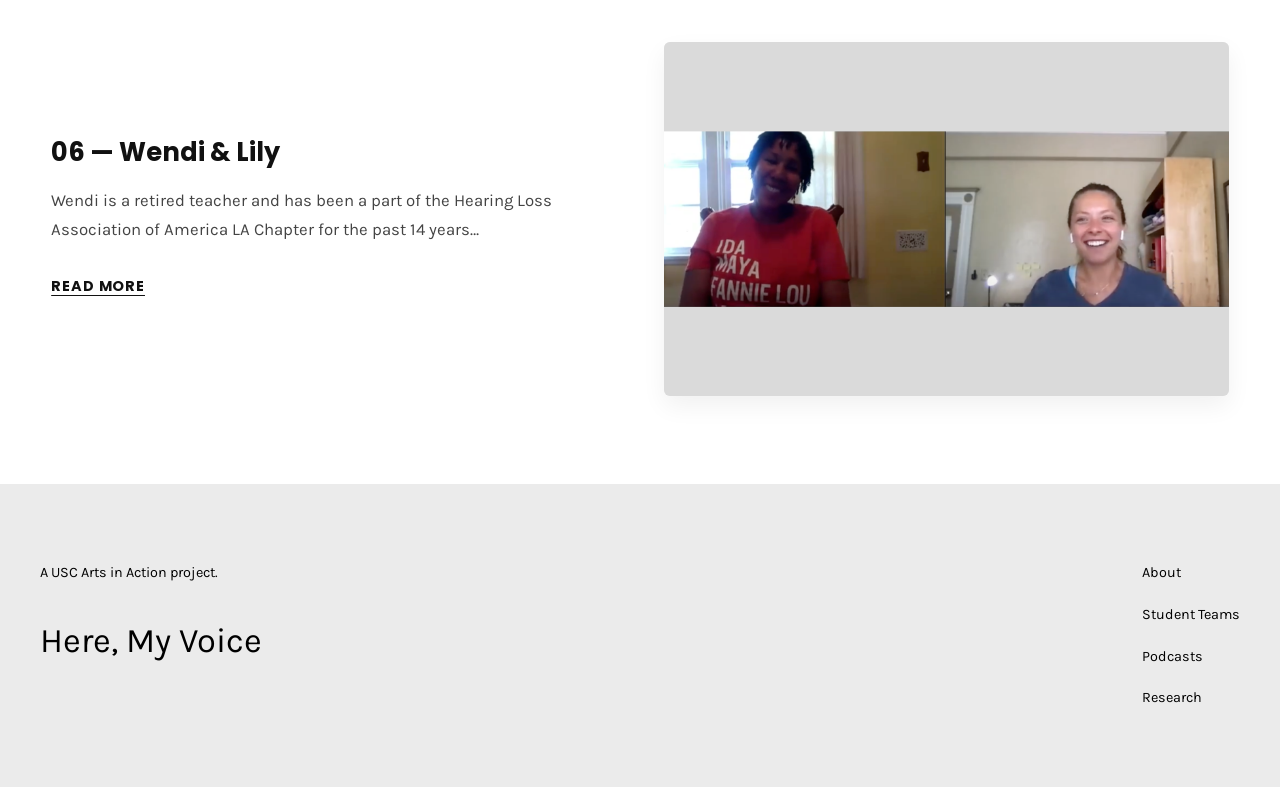
<file: participants.html>
<!doctype html>
<html lang="en-US">
  <head>
    <meta charset="utf-8" />
    <meta content="IE=edge,chrome=1" http-equiv="X-UA-Compatible" />
    <meta content="width=device-width, initial-scale=1" name="viewport" />
    <title>Participants — Here, My Voice</title>

    <link href="images/default-favicon.ico" rel="icon" type="image/x-icon" />
    <link href="https://www.heremyvoice.org/participants" rel="canonical" />
    <meta content="Here, My Voice" property="og:site_name" />
    <meta content="Participants — Here, My Voice" property="og:title" />
    <meta
      content="https://www.heremyvoice.org/participants"
      property="og:url"
    />
    <meta content="website" property="og:type" />
    <meta content="" name="description" />

    <!-- Google Fonts 預連線與載入 (Poppins, Karla, Caveat) -->
    <link rel="preconnect" href="https://fonts.googleapis.com" />
    <link rel="preconnect" href="https://fonts.gstatic.com" crossorigin />
    <link
      href="https://fonts.googleapis.com/css2?family=Caveat:wght@400..700&family=Karla:ital,wght@0,400;0,700;1,400;1,700&family=Poppins:ital,wght@0,400;0,500;0,700;1,400;1,700&display=swap"
      rel="stylesheet"
    />

    <style>
      body,
      button,
      input,
      textarea,
      select {
        font-family: "Poppins", "Karla", sans-serif;
        margin: 0;
        color: #111111;
        background-color: #ffffff;
      }

      .header-title,
      #site-title {
        font-family: "Caveat", cursive !important;
        font-size: 1.7rem !important;
        font-weight: 500;
      }

      header.header,
      .site-header {
        top: 0;
        left: 0;
        width: 100%;
        z-index: 1000;
      }

      main.container,
      #page {
        padding-top: 124px;
      }

      .content-wrapper {
        max-width: 1200px;
        margin: 0 auto;
        box-sizing: border-box;
      }

      /* 頁面標題區 */
      .participants-hero {
        position: relative;
        width: 100%;
        height: clamp(260px, 30vw, 460px);
        overflow: hidden;
        background-color: #869b87;
      }
      .participants-hero img {
        width: 100%;
        height: 100%;
        object-fit: cover;
        object-position: 47.6% 10%; /* 對應原版 Squarespace 焦點位置，避免右側站立人物臉部被切過多 */
        display: block;
      }
      .participants-hero::after {
        content: "";
        position: absolute;
        inset: 0;
        background: rgba(0, 0, 0, 0.15);
        pointer-events: none;
      }

      .participants-page-title {
        font-family: "Poppins", sans-serif;
        font-size: clamp(2.2rem, 3.5vw, 3rem);
        font-weight: 700;
        margin: 0 0 1rem 0;
        color: #111111;
      }

      .participants-subtitle {
        font-family: "Karla", sans-serif;
        font-size: 1.05rem;
        line-height: 1.7;
        color: #555555;
        max-width: 680px;
        margin: 0 auto;
      }

      /* 參與者列表區（滿版色塊交錯） */
      .participants-section {
        width: 100%;
        box-sizing: border-box;
      }

      .participant-row {
        width: 100%;
        padding: 5.5rem 4vw;
        box-sizing: border-box;
      }

      /* 01、03、05 奇數列使用 #ebebeb */
      .participant-row:nth-child(odd) {
        background-color: #ebebeb;
      }

      /* 02、04、06 偶數列使用白色 */
      .participant-row:nth-child(even) {
        background-color: #ffffff;
      }

      .participant-row-inner {
        max-width: 1200px;
        margin: 0 auto;
        display: flex;
        align-items: center;
        justify-content: space-between;
        gap: 5%;
      }

      /* 偶數列圖片在右、文字在左 */
      .participant-row:nth-child(even) .participant-row-inner {
        flex-direction: row-reverse;
      }

      .participant-media-col {
        flex: 0 0 48%;
      }

      .participant-image-box {
        width: 100%;
        aspect-ratio: 16 / 10;
        border-radius: 6px;
        overflow: hidden;
        background-color: #f3f3f3;
        box-shadow: 0 10px 25px rgba(0, 0, 0, 0.06);
      }

      .participant-image-box img {
        width: 100%;
        height: 100%;
        object-fit: cover;
        object-position: 50% 25%;
        display: block;
      }

      .participant-text-col {
        flex: 0 0 47%;
        display: flex;
        flex-direction: column;
        justify-content: center;
      }

      .participant-pair-title {
        font-family: "Poppins", sans-serif;
        font-size: clamp(1.35rem, 2vw, 1.75rem);
        font-weight: 700;
        line-height: 1.35;
        margin: 0 0 1rem 0;
        color: #111111;
      }

      .participant-summary {
        font-family: "Karla", sans-serif;
        font-size: 1.05rem;
        line-height: 1.75;
        color: #444444;
        margin: 0 0 1.5rem 0;
      }

      .participant-read-more {
        font-family: "Poppins", sans-serif;
        font-size: 0.9rem;
        font-weight: 700;
        letter-spacing: 0.06em;
        text-transform: uppercase;
        color: #111111;
        text-decoration: underline;
        text-underline-offset: 4px;
        align-self: flex-start;
      }

      .participant-read-more:hover {
        opacity: 0.65;
      }

      /* 手機與平板響應式排版 */
      @media (max-width: 820px) {
        .participant-row {
          padding: 3.5rem 6vw;
        }

        .participant-row-inner,
        .participant-row:nth-child(even) .participant-row-inner {
          flex-direction: column;
          align-items: stretch;
          gap: 1.75rem;
        }

        .participant-media-col,
        .participant-text-col {
          flex: 0 0 100%;
          width: 100%;
        }
      }
    </style>

    <!-- 本地共用樣式表 -->
    <link href="style/about.css" rel="stylesheet" />
  </head>

  <body class="participants-page">
    <div class="clearfix site-wrapper" id="siteWrapper">
      <!-- 導覽列 Header（對齊 about_6.html） -->
      <header
        data-test="header"
        id="header"
        class="white-bold header theme-col--primary"
        data-section-theme="white-bold"
        data-controller="Header"
        data-section-id="header"
        data-header-style="theme"
        tabindex="-1"
      >
        <div class="sqs-announcement-bar-dropzone"></div>

        <div class="header-announcement-bar-wrapper">
          <a href="#page" class="header-skip-link sqs-button-element--primary">
            Skip to Content
          </a>

          <div
            class="header-border"
            data-header-style="theme"
            data-header-border="false"
            data-test="header-border"
          ></div>
          <div
            class="header-dropshadow"
            data-header-style="theme"
            data-header-dropshadow="false"
            data-test="header-dropshadow"
          ></div>

          <div
            class="header-inner container--fluid header-mobile-layout-logo-left-nav-right header-layout-nav-right"
            data-test="header-inner"
          >
            <div class="header-background theme-bg--primary"></div>

            <div class="header-display-desktop" data-content-field="site-title">
              <div class="header-title-nav-wrapper">
                <div class="header-title" data-animation-role="header-element">
                  <div class="header-title-text">
                    <a
                      id="site-title"
                      href="index.html"
                      data-animation-role="header-element"
                      >Here, My Voice</a
                    >
                  </div>
                </div>

                <div class="header-nav">
                  <div class="header-nav-wrapper">
                    <nav class="header-nav-list">
                      <div class="header-nav-item header-nav-item--collection">
                        <a
                          href="about.html"
                          data-animation-role="header-element"
                          >About</a
                        >
                      </div>
                      <div
                        class="header-nav-item header-nav-item--collection header-nav-item--active"
                      >
                        <a
                          href="participants.html"
                          data-animation-role="header-element"
                          aria-current="page"
                          >Participants</a
                        >
                      </div>
                      <div class="header-nav-item header-nav-item--collection">
                        <a
                          href="podcasts.html"
                          data-animation-role="header-element"
                          >Podcasts</a
                        >
                      </div>
                      <div class="header-nav-item header-nav-item--collection">
                        <a
                          href="research.html"
                          data-animation-role="header-element"
                          >Research</a
                        >
                      </div>
                      <div class="header-nav-item header-nav-item--collection">
                        <a
                          href="contact-us.html"
                          data-animation-role="header-element"
                          >Contact Us</a
                        >
                      </div>
                    </nav>
                  </div>
                </div>
              </div>

              <div class="header-actions header-actions--right">
                <div class="showOnMobile"></div>
                <div class="showOnDesktop"></div>
              </div>

              <div
                class="header-burger menu-overlay-has-visible-non-navigation-items no-actions"
                data-animation-role="header-element"
              >
                <button
                  class="header-burger-btn burger"
                  data-test="header-burger"
                >
                  <span
                    hidden
                    class="js-header-burger-open-title visually-hidden"
                    >Open Menu</span
                  >
                  <span
                    hidden
                    class="js-header-burger-close-title visually-hidden"
                    >Close Menu</span
                  >
                  <div class="burger-box">
                    <div
                      class="burger-inner header-menu-icon-doubleLineHamburger"
                    >
                      <div class="top-bun"></div>
                      <div class="patty"></div>
                      <div class="bottom-bun"></div>
                    </div>
                  </div>
                </button>
              </div>
            </div>

            <div class="header-display-mobile" data-content-field="site-title">
              <div class="header-title-nav-wrapper">
                <div class="header-title" data-animation-role="header-element">
                  <div class="header-title-text">
                    <a
                      id="site-title"
                      href="index.html"
                      data-animation-role="header-element"
                      >Here, My Voice</a
                    >
                  </div>
                </div>
                <div class="header-nav">
                  <div class="header-nav-wrapper">
                    <nav class="header-nav-list">
                      <div class="header-nav-item header-nav-item--collection">
                        <a
                          href="about.html"
                          data-animation-role="header-element"
                          >About</a
                        >
                      </div>
                      <div
                        class="header-nav-item header-nav-item--collection header-nav-item--active"
                      >
                        <a
                          href="participants.html"
                          data-animation-role="header-element"
                          aria-current="page"
                          >Participants</a
                        >
                      </div>
                      <div class="header-nav-item header-nav-item--collection">
                        <a
                          href="podcasts.html"
                          data-animation-role="header-element"
                          >Podcasts</a
                        >
                      </div>
                      <div class="header-nav-item header-nav-item--collection">
                        <a
                          href="research.html"
                          data-animation-role="header-element"
                          >Research</a
                        >
                      </div>
                      <div class="header-nav-item header-nav-item--collection">
                        <a
                          href="contact-us.html"
                          data-animation-role="header-element"
                          >Contact Us</a
                        >
                      </div>
                    </nav>
                  </div>
                </div>
              </div>
            </div>
          </div>
        </div>
      </header>

      <!-- 主要內容 Main -->
      <main class="container" id="page" role="main">
        <article class="page-regions">
          <div class="participants-hero">
            <img
              src="images/Screen+Shot+2021-10-22+at+4.04.58+PM.png"
              alt="Here, My Voice Participants"
              loading="eager"
            />
          </div>

          <section class="participants-section">
            <!-- 01 (#ebebeb) -->
            <div class="participant-row">
              <div class="participant-row-inner">
                <div class="participant-media-col">
                  <div class="participant-image-box">
                    <img
                      src="images/maggieEmily01.png"
                      alt="01 — Maggie & Emily"
                      loading="eager"
                    />
                  </div>
                </div>
                <div class="participant-text-col">
                  <h2 class="participant-pair-title">
                    01 — Maggie &amp; Emily
                  </h2>
                  <p class="participant-summary">
                    Maggie lost her hearing in her teens, but always had an
                    affinity towards music, learning the guitar and piano as a
                    kid…
                  </p>
                  <a href="maggie-emily.html" class="participant-read-more"
                    >READ MORE</a
                  >
                </div>
              </div>
            </div>

            <!-- 02 (#ffffff) -->
            <div class="participant-row">
              <div class="participant-row-inner">
                <div class="participant-media-col">
                  <div class="participant-image-box">
                    <img
                      src="images/1.png"
                      alt="02 — Paula & Julianne"
                      loading="lazy"
                    />
                  </div>
                </div>
                <div class="participant-text-col">
                  <h2 class="participant-pair-title">
                    02 — Paula &amp; Julianne
                  </h2>
                  <p class="participant-summary">
                    Paula has worn hearing aids for almost her whole life, but
                    has never let that define her and hopped at the chance in
                    participating in Here, My Voice…
                  </p>
                  <a href="paula-julianne.html" class="participant-read-more"
                    >READ MORE</a
                  >
                </div>
              </div>
            </div>

            <!-- 03 (#ebebeb) -->
            <div class="participant-row">
              <div class="participant-row-inner">
                <div class="participant-media-col">
                  <div class="participant-image-box">
                    <img
                      src="images/6.png"
                      alt="03 — Eric & Madeline"
                      loading="lazy"
                    />
                  </div>
                </div>
                <div class="participant-text-col">
                  <h2 class="participant-pair-title">
                    03 — Eric &amp; Madeline
                  </h2>
                  <p class="participant-summary">
                    Eric is a retired engineer who has always enjoyed music and
                    was even a part of an a cappella group before his hearing
                    declined…
                  </p>
                  <a href="eric-madeline.html" class="participant-read-more"
                    >READ MORE</a
                  >
                </div>
              </div>
            </div>

            <!-- 04 (#ffffff) -->
            <div class="participant-row">
              <div class="participant-row-inner">
                <div class="participant-media-col">
                  <div class="participant-image-box">
                    <img
                      src="images/10.png"
                      alt="04 — Teri & Natalie"
                      loading="lazy"
                    />
                  </div>
                </div>
                <div class="participant-text-col">
                  <h2 class="participant-pair-title">
                    04 — Teri &amp; Natalie
                  </h2>
                  <p class="participant-summary">
                    Teri was diagnosed with mild to moderate hearing loss in
                    middle school and has never had any training or exposure to
                    music growing up…
                  </p>
                  <a href="teri-natalie.html" class="participant-read-more"
                    >READ MORE</a
                  >
                </div>
              </div>
            </div>

            <!-- 05 (#ebebeb) -->
            <div class="participant-row">
              <div class="participant-row-inner">
                <div class="participant-media-col">
                  <div class="participant-image-box">
                    <img
                      src="images/3.png"
                      alt="05 — Sandy & Michele"
                      loading="lazy"
                    />
                  </div>
                </div>
                <div class="participant-text-col">
                  <h2 class="participant-pair-title">
                    05 — Sandy &amp; Michele
                  </h2>
                  <p class="participant-summary">
                    Sandy was a performer who toured with a small musical
                    company, but lost her hearing in 2017…
                  </p>
                  <a href="sandy-michele.html" class="participant-read-more"
                    >READ MORE</a
                  >
                </div>
              </div>
            </div>

            <!-- 06 (#ffffff) -->
            <div class="participant-row">
              <div class="participant-row-inner">
                <div class="participant-media-col">
                  <div class="participant-image-box">
                    <img
                      src="images/9.png"
                      alt="06 — Wendi & Lily"
                      loading="lazy"
                    />
                  </div>
                </div>
                <div class="participant-text-col">
                  <h2 class="participant-pair-title">06 — Wendi &amp; Lily</h2>
                  <p class="participant-summary">
                    Wendi is a retired teacher and has been a part of the
                    Hearing Loss Association of America LA Chapter for the past
                    14 years…
                  </p>
                  <a href="wendi-lily.html" class="participant-read-more"
                    >READ MORE</a
                  >
                </div>
              </div>
            </div>
          </section>
        </article>
      </main>

      <!-- 頁尾 Footer（對齊 about_6.html） -->
      <footer
        class="sections"
        id="footer-sections"
        style="padding: 60px 0; background-color: #ebebeb"
      >
        <div class="content-wrapper">
          <div
            class="content"
            style="
              max-width: 1200px;
              margin: 0 auto;
              display: flex;
              justify-content: space-between;
            "
          >
            <div>
              <p class="sqsrte-small">A USC Arts in Action project.</p>
              <h3>Here, My Voice</h3>
            </div>
            <div>
              <p class="sqsrte-small">About</p>
              <p class="sqsrte-small">Student Teams</p>
              <p class="sqsrte-small">Podcasts</p>
              <p class="sqsrte-small">Research</p>
            </div>
          </div>
        </div>
      </footer>
    </div>
  </body>
</html>
</file>
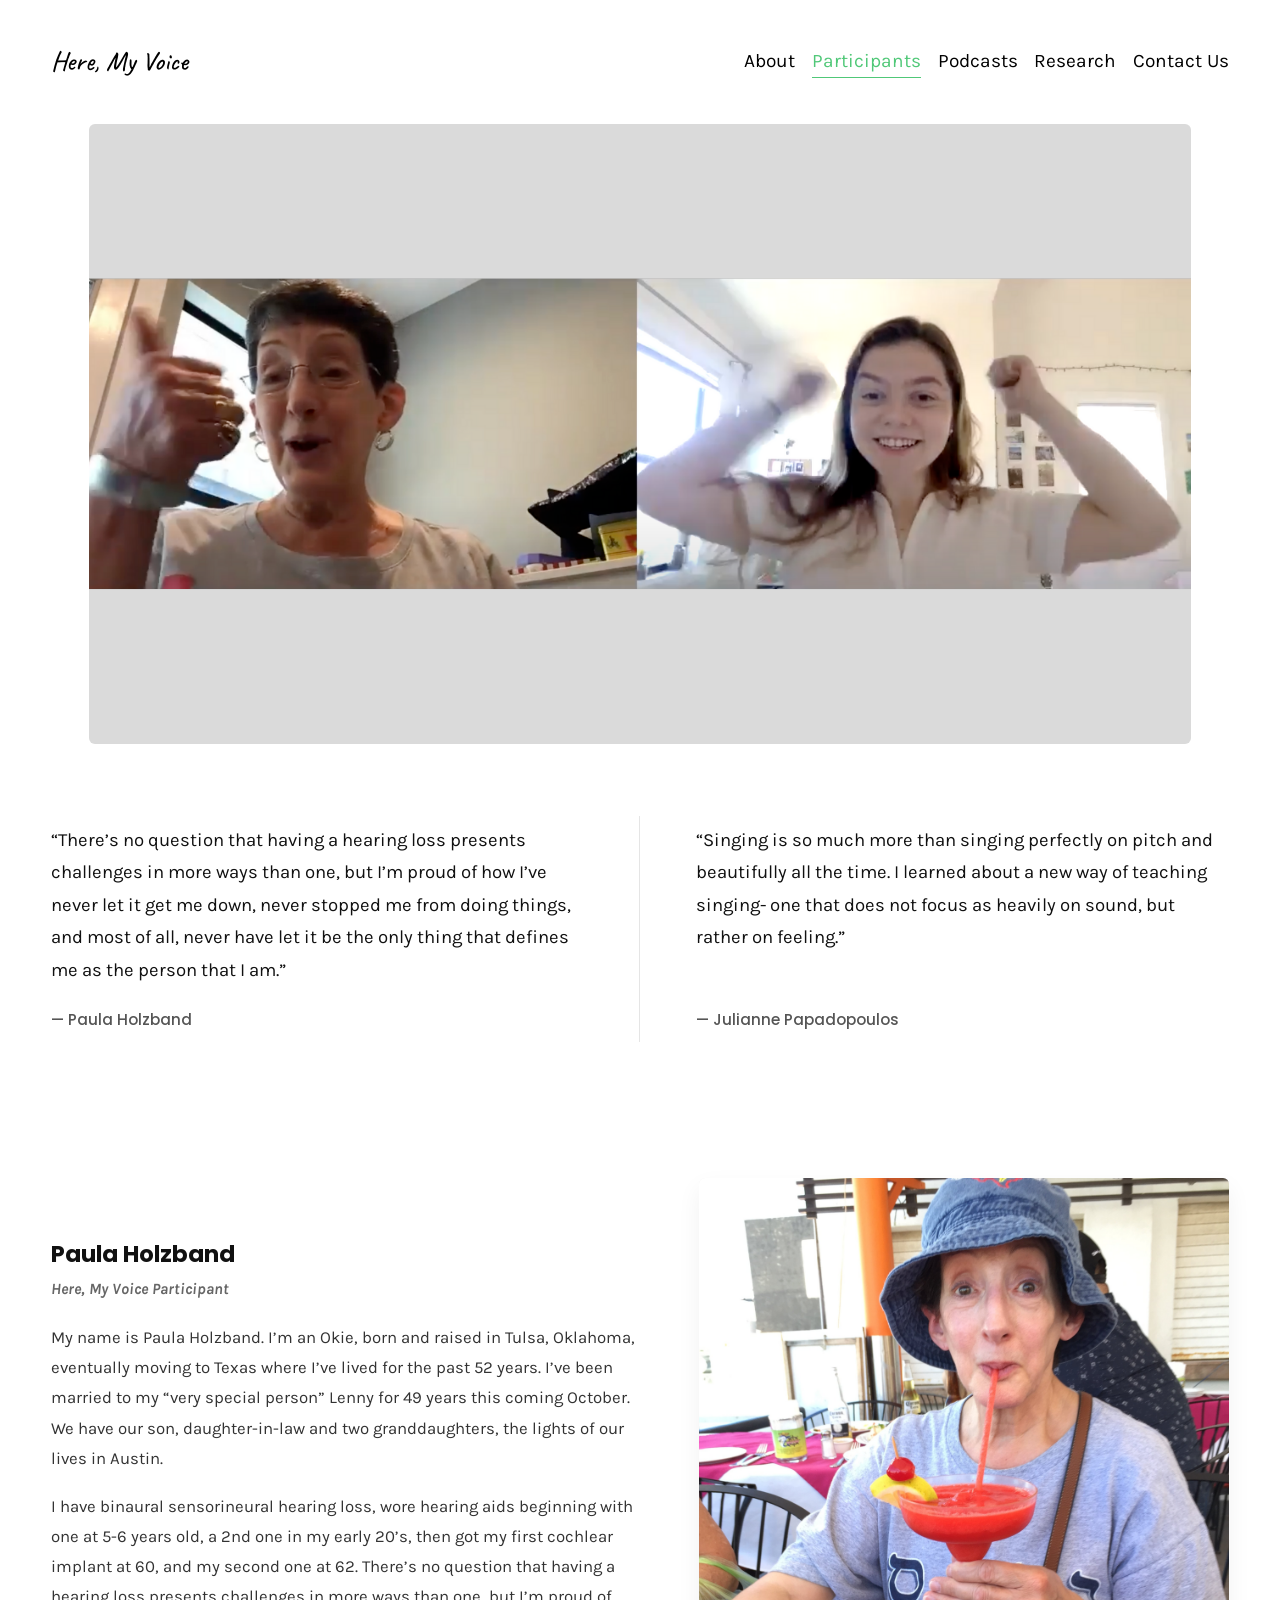
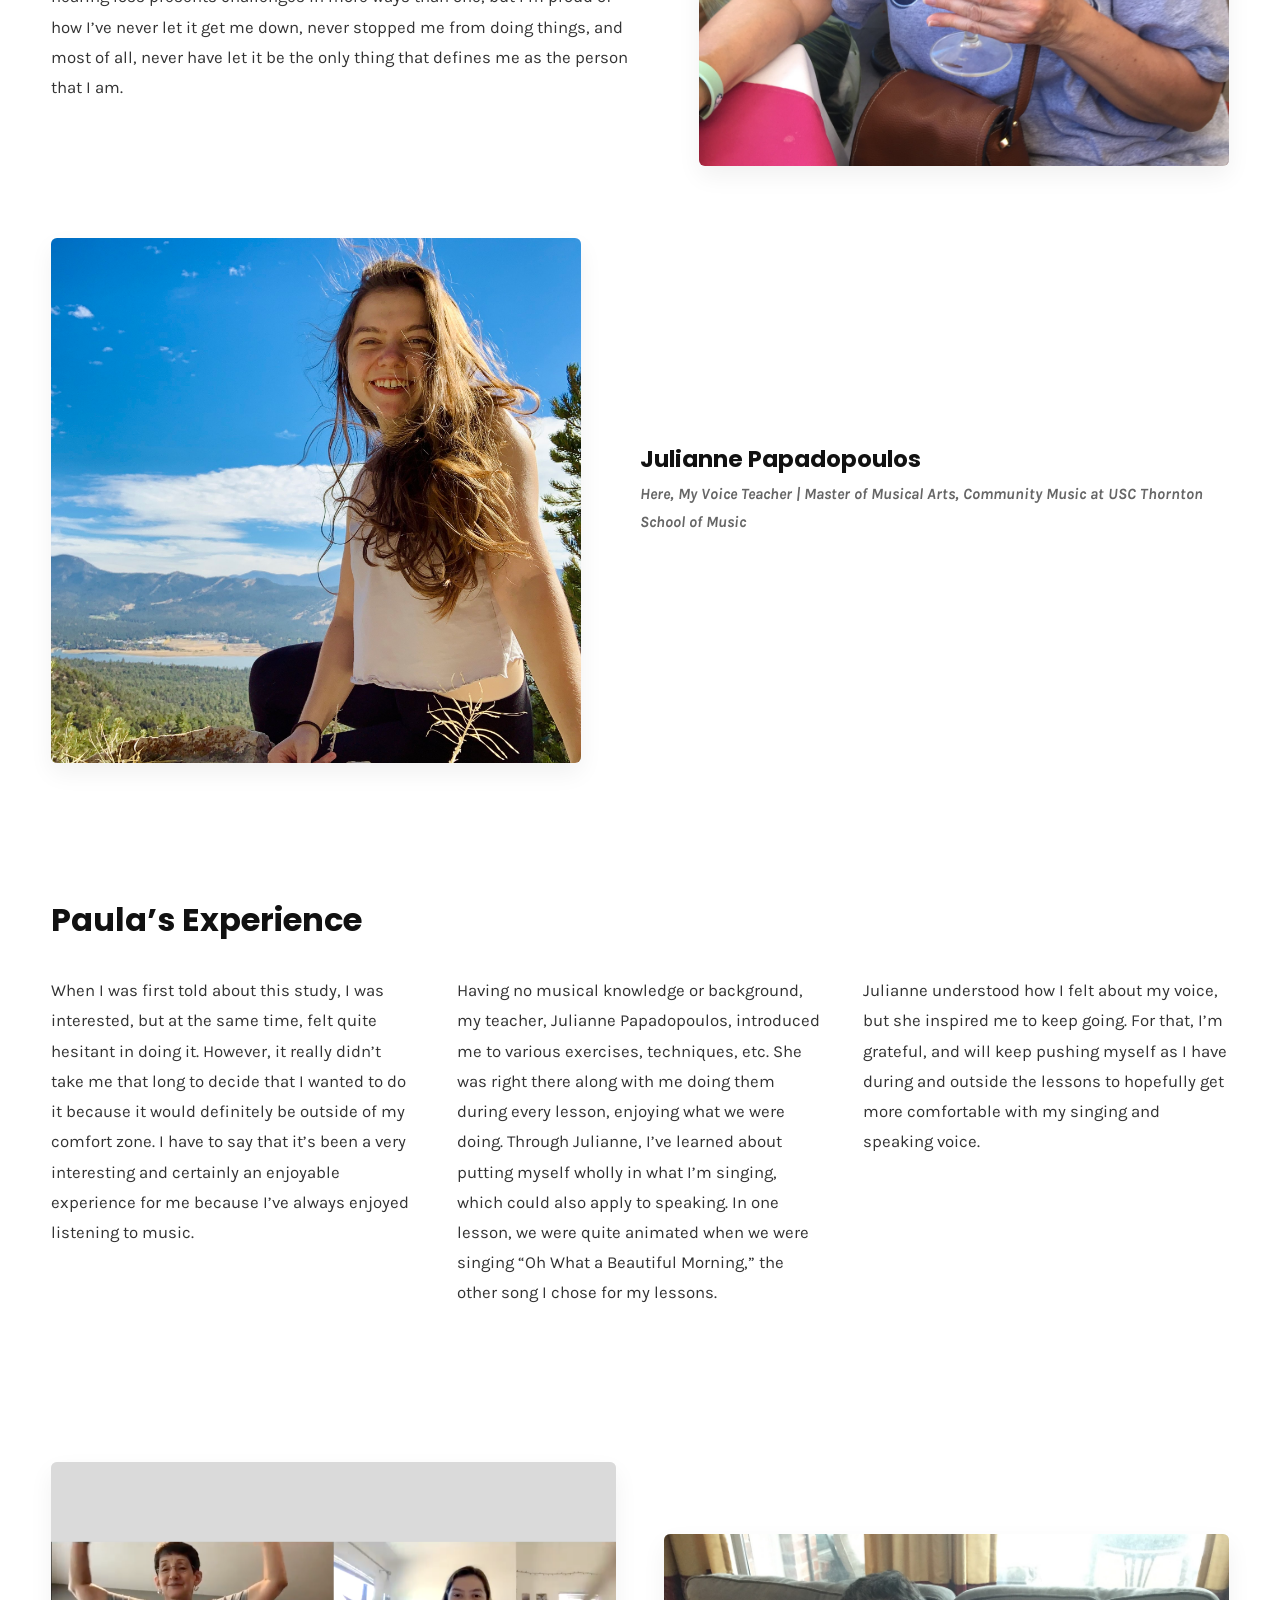
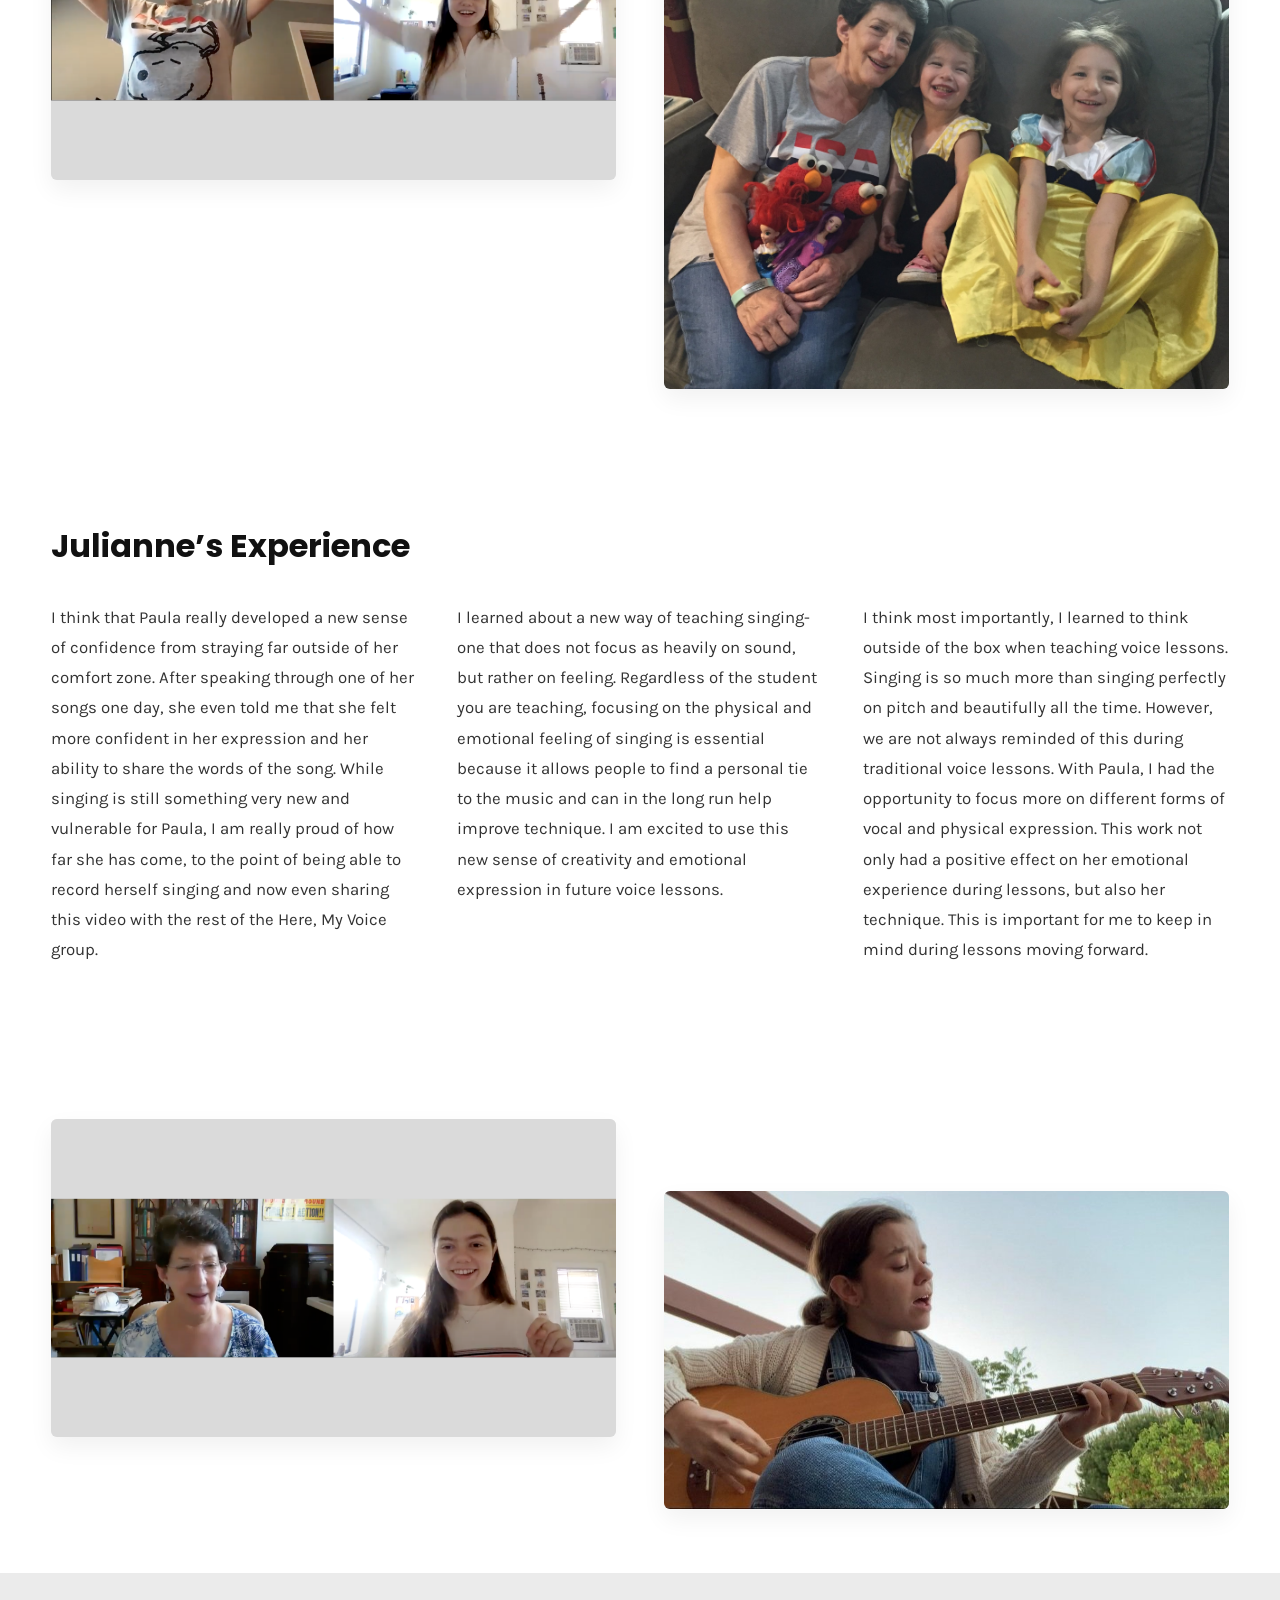
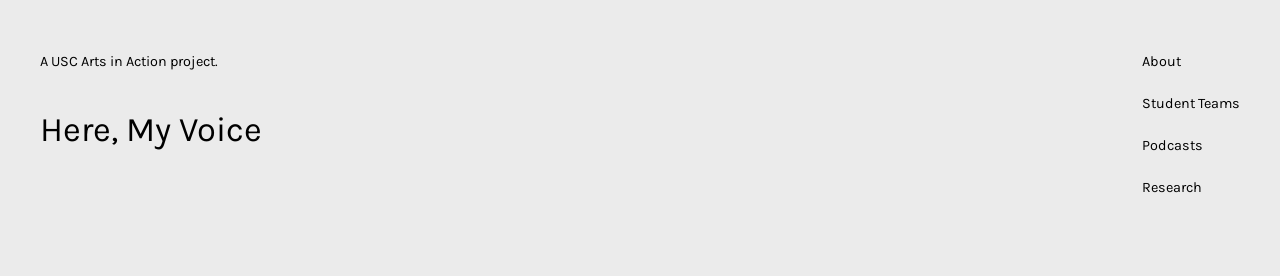
<file: paula-julianne.html>
<!doctype html>
<html lang="en-US">
  <head>
    <meta charset="utf-8" />
    <meta content="IE=edge,chrome=1" http-equiv="X-UA-Compatible" />
    <meta content="width=device-width, initial-scale=1" name="viewport" />
    <title>Paula &amp; Julianne — Here, My Voice</title>

    <link
      href="https://assets.squarespace.com/universal/default-favicon.ico"
      rel="icon"
      type="image/x-icon"
    />
    <link href="https://www.heremyvoice.org/paula-julianne" rel="canonical" />
    <meta content="Here, My Voice" property="og:site_name" />
    <meta content="Paula &amp; Julianne — Here, My Voice" property="og:title" />
    <meta
      content="https://www.heremyvoice.org/paula-julianne"
      property="og:url"
    />
    <meta content="website" property="og:type" />
    <meta content="" name="description" />

    <!-- Google Fonts -->
    <link rel="preconnect" href="https://fonts.googleapis.com" />
    <link rel="preconnect" href="https://fonts.gstatic.com" crossorigin />
    <link
      href="https://fonts.googleapis.com/css2?family=Caveat:wght@400..700&family=Karla:ital,wght@0,400;0,700;1,400;1,700&family=Poppins:ital,wght@0,400;0,500;0,700;1,400;1,700&display=swap"
      rel="stylesheet"
    />

    <!-- 本地頁面樣式表 -->
    <link href="style/paula-julianne.css" rel="stylesheet" />

    <style>
      body,
      button,
      input,
      textarea,
      select {
        font-family: "Poppins", "Karla", sans-serif;
        margin: 0;
        color: #111111;
        background-color: #ffffff;
      }

      .header-title,
      #site-title {
        font-family: "Caveat", cursive !important;
        font-size: 1.7rem !important;
        font-weight: 500;
      }

      header.header,
      .site-header {
        top: 0;
        left: 0;
        width: 100%;
        z-index: 1000;
      }

      main.container,
      #page {
        padding-top: 124px;
      }

      .content-wrapper {
        max-width: 1200px;
        margin: 0 auto;
        box-sizing: border-box;
      }

      /* 頂部主視覺橫幅 */
      .story-banner {
        width: 100%;
        padding: 0 4vw;
        box-sizing: border-box;
      }

      .story-banner-box {
        max-width: 1200px;
        margin: 0 auto;
        aspect-ratio: 16 / 9;
        max-height: 620px;
        overflow: hidden;
        border-radius: 6px;
        background-color: #d9d9d9;
      }

      .story-banner-box img {
        width: 100%;
        height: 100%;
        object-fit: cover;
        object-position: 50% 50%;
        display: block;
      }

      /* 雙引言區塊 */
      .story-quotes {
        width: 100%;
        padding: 4.5rem 4vw;
        box-sizing: border-box;
      }

      .story-quotes-inner {
        max-width: 1200px;
        margin: 0 auto;
        display: grid;
        grid-template-columns: repeat(2, minmax(0, 1fr));
        gap: 0;
        align-items: stretch;
      }

      .story-quote-item {
        display: flex;
        flex-direction: column;
        justify-content: space-between;
        text-align: left;
        padding: 0.5rem 3.5rem;
        box-sizing: border-box;
      }

      .story-quote-item:first-child {
        padding-left: 0;
        border-right: 1px solid #e5e5e5;
      }
      .story-quote-item:last-child {
        padding-right: 0;
      }

      .story-quote-text {
        font-family: "Karla", sans-serif;
        font-size: clamp(1.08rem, 1.45vw, 1.25rem);
        line-height: 1.75;
        color: #111111;
        margin: 0 0 1.25rem 0;
      }

      .story-quote-author {
        font-family: "Poppins", sans-serif;
        font-size: 0.95rem;
        font-weight: 500;
        color: #555555;
        margin: 0;
      }

      /* 人物介紹與上下交錯圖文區 */
      .story-section {
        width: 100%;
        padding: 4rem 4vw;
        box-sizing: border-box;
      }

      .story-row {
        display: flex;
        align-items: center;
        justify-content: space-between;
        gap: 5%;
        margin-bottom: 4.5rem;
      }

      .story-row:last-child {
        margin-bottom: 0;
      }

      .story-row--reverse {
        flex-direction: row-reverse;
      }

      .story-col-text {
        flex: 0 0 50%;
      }

      .story-col-media {
        flex: 0 0 45%;
      }

      .story-person-name {
        font-family: "Poppins", sans-serif;
        font-size: 1.45rem;
        font-weight: 700;
        margin: 0 0 0.35rem 0;
        color: #111111;
      }

      .story-person-role {
        font-family: "Karla", sans-serif;
        font-size: 0.98rem;
        font-style: italic;
        font-weight: 700;
        color: #666666;
        margin: 0 0 1.25rem 0;
      }

      .story-body-p {
        font-family: "Karla", sans-serif;
        font-size: 1.05rem;
        line-height: 1.8;
        color: #333333;
        margin: 0 0 1.1rem 0;
      }

      .story-body-p:last-child {
        margin-bottom: 0;
      }

      .story-frame {
        width: 100%;
        overflow: hidden;
        border-radius: 6px;
        background-color: #f3f3f3;
        box-shadow: 0 10px 25px rgba(0, 0, 0, 0.06);
      }

      .story-frame--paula {
        aspect-ratio: 1 / 1.11;
      }

      .story-frame--julianne {
        aspect-ratio: 1 / 0.99;
      }

      .story-frame img {
        width: 100%;
        height: 100%;
        object-fit: cover;
        display: block;
      }

      /* 心得三欄區塊 */
      .experience-section {
        width: 100%;
        padding: 4.5rem 4vw;
        box-sizing: border-box;
      }

      .experience-heading {
        font-family: "Poppins", sans-serif;
        font-size: clamp(1.6rem, 2.5vw, 2.1rem);
        font-weight: 700;
        margin: 0 0 2.25rem 0;
        color: #111111;
      }

      .experience-grid {
        display: grid;
        grid-template-columns: repeat(3, minmax(0, 1fr));
        gap: 2.5rem;
      }

      /* 雙圖展示區（上下交錯） */
      .gallery-pair-section {
        width: 100%;
        padding: 4rem 4vw;
        box-sizing: border-box;
      }

      .gallery-pair-grid {
        display: grid;
        grid-template-columns: repeat(2, minmax(0, 1fr));
        gap: 3rem;
        align-items: start;
      }

      .gallery-pair-item--offset {
        margin-top: 4.5rem;
      }

      .gallery-frame-16-9 {
        width: 100%;
        aspect-ratio: 16 / 9;
        overflow: hidden;
        border-radius: 6px;
        background-color: #f3f3f3;
        box-shadow: 0 10px 25px rgba(0, 0, 0, 0.06);
      }

      .gallery-frame-wide {
        width: 100%;
        aspect-ratio: 2928 / 2358;
        overflow: hidden;
        border-radius: 6px;
        background-color: #f3f3f3;
        box-shadow: 0 10px 25px rgba(0, 0, 0, 0.06);
      }

      .gallery-frame-16-9 img,
      .gallery-frame-wide img {
        width: 100%;
        height: 100%;
        object-fit: cover;
        display: block;
      }

      /* 響應式斷點 */
      @media (max-width: 860px) {
        .story-row,
        .story-row--reverse {
          flex-direction: column;
          align-items: stretch;
          gap: 2rem;
          margin-bottom: 3rem;
        }

        .story-col-text,
        .story-col-media {
          flex: 0 0 100%;
          width: 100%;
        }
        .story-quotes-inner {
          grid-template-columns: 1fr;
          gap: 2.5rem;
        }

        .story-quote-item,
        .story-quote-item:first-child,
        .story-quote-item:last-child {
          padding: 0;
          border-right: none;
        }

        .story-quote-item:first-child {
          padding-bottom: 2.5rem;
          border-bottom: 1px solid #e5e5e5;
        }

        .experience-grid {
          grid-template-columns: 1fr;
          gap: 1.75rem;
        }

        .gallery-pair-grid {
          grid-template-columns: 1fr;
          gap: 2rem;
        }

        .gallery-pair-item--offset {
          margin-top: 0;
        }
      }
    </style>
  </head>

  <body class="participant-story-page">
    <div class="clearfix site-wrapper" id="siteWrapper">
      <!-- 導覽列 Header -->
      <header
        data-test="header"
        id="header"
        class="white-bold header theme-col--primary"
        data-section-theme="white-bold"
        data-controller="Header"
        data-section-id="header"
        data-header-style="theme"
        tabindex="-1"
      >
        <div class="sqs-announcement-bar-dropzone"></div>

        <div class="header-announcement-bar-wrapper">
          <a href="#page" class="header-skip-link sqs-button-element--primary">
            Skip to Content
          </a>

          <div
            class="header-border"
            data-header-style="theme"
            data-header-border="false"
            data-test="header-border"
          ></div>
          <div
            class="header-dropshadow"
            data-header-style="theme"
            data-header-dropshadow="false"
            data-test="header-dropshadow"
          ></div>

          <div
            class="header-inner container--fluid header-mobile-layout-logo-left-nav-right header-layout-nav-right"
            data-test="header-inner"
          >
            <div class="header-background theme-bg--primary"></div>

            <div class="header-display-desktop" data-content-field="site-title">
              <div class="header-title-nav-wrapper">
                <div class="header-title" data-animation-role="header-element">
                  <div class="header-title-text">
                    <a
                      id="site-title"
                      href="index.html"
                      data-animation-role="header-element"
                      >Here, My Voice</a
                    >
                  </div>
                </div>

                <div class="header-nav">
                  <div class="header-nav-wrapper">
                    <nav class="header-nav-list">
                      <div class="header-nav-item header-nav-item--collection">
                        <a
                          href="about.html"
                          data-animation-role="header-element"
                          >About</a
                        >
                      </div>
                      <div
                        class="header-nav-item header-nav-item--collection header-nav-item--active"
                      >
                        <a
                          href="participants.html"
                          data-animation-role="header-element"
                          >Participants</a
                        >
                      </div>
                      <div class="header-nav-item header-nav-item--collection">
                        <a
                          href="podcasts.html"
                          data-animation-role="header-element"
                          >Podcasts</a
                        >
                      </div>
                      <div class="header-nav-item header-nav-item--collection">
                        <a
                          href="research.html"
                          data-animation-role="header-element"
                          >Research</a
                        >
                      </div>
                      <div class="header-nav-item header-nav-item--collection">
                        <a
                          href="contact-us.html"
                          data-animation-role="header-element"
                          >Contact Us</a
                        >
                      </div>
                    </nav>
                  </div>
                </div>
              </div>

              <div class="header-actions header-actions--right">
                <div class="showOnMobile"></div>
                <div class="showOnDesktop"></div>
              </div>

              <div
                class="header-burger menu-overlay-has-visible-non-navigation-items no-actions"
                data-animation-role="header-element"
              >
                <button
                  class="header-burger-btn burger"
                  data-test="header-burger"
                >
                  <span
                    hidden
                    class="js-header-burger-open-title visually-hidden"
                    >Open Menu</span
                  >
                  <span
                    hidden
                    class="js-header-burger-close-title visually-hidden"
                    >Close Menu</span
                  >
                  <div class="burger-box">
                    <div
                      class="burger-inner header-menu-icon-doubleLineHamburger"
                    >
                      <div class="top-bun"></div>
                      <div class="patty"></div>
                      <div class="bottom-bun"></div>
                    </div>
                  </div>
                </button>
              </div>
            </div>

            <!-- 手機版 Header -->
            <div class="header-display-mobile" data-content-field="site-title">
              <div class="header-title-nav-wrapper">
                <div class="header-title" data-animation-role="header-element">
                  <div class="header-title-text">
                    <a
                      id="site-title"
                      href="index.html"
                      data-animation-role="header-element"
                      >Here, My Voice</a
                    >
                  </div>
                </div>
                <div class="header-nav">
                  <div class="header-nav-wrapper">
                    <nav class="header-nav-list">
                      <div class="header-nav-item header-nav-item--collection">
                        <a
                          href="about.html"
                          data-animation-role="header-element"
                          >About</a
                        >
                      </div>
                      <div
                        class="header-nav-item header-nav-item--collection header-nav-item--active"
                      >
                        <a
                          href="participants.html"
                          data-animation-role="header-element"
                          >Participants</a
                        >
                      </div>
                      <div class="header-nav-item header-nav-item--collection">
                        <a
                          href="podcasts.html"
                          data-animation-role="header-element"
                          >Podcasts</a
                        >
                      </div>
                      <div class="header-nav-item header-nav-item--collection">
                        <a
                          href="research.html"
                          data-animation-role="header-element"
                          >Research</a
                        >
                      </div>
                      <div class="header-nav-item header-nav-item--collection">
                        <a
                          href="contact-us.html"
                          data-animation-role="header-element"
                          >Contact Us</a
                        >
                      </div>
                    </nav>
                  </div>
                </div>
              </div>
            </div>
          </div>
        </div>
      </header>

      <!-- 主要內容 Main -->
      <main class="container" id="page" role="main">
        <article class="page-regions" id="page-regions">
          <!-- 1. 頂部橫幅圖片 -->
          <div class="story-banner">
            <div class="story-banner-box">
              <img
                src="images/1.png"
                alt="Paula and Julianne — Here, My Voice"
                loading="eager"
              />
            </div>
          </div>

          <!-- 2. 雙引言 -->
          <section class="story-quotes">
            <div class="story-quotes-inner">
              <div class="story-quote-item">
                <p class="story-quote-text">
                  “There’s no question that having a hearing loss presents
                  challenges in more ways than one, but I’m proud of how I’ve
                  never let it get me down, never stopped me from doing things,
                  and most of all, never have let it be the only thing that
                  defines me as the person that I am.”
                </p>
                <p class="story-quote-author">— Paula Holzband</p>
              </div>

              <div class="story-quote-item">
                <p class="story-quote-text">
                  “Singing is so much more than singing perfectly on pitch and
                  beautifully all the time. I learned about a new way of
                  teaching singing- one that does not focus as heavily on sound,
                  but rather on feeling.”
                </p>
                <p class="story-quote-author">— Julianne Papadopoulos</p>
              </div>
            </div>
          </section>

          <!-- 3. 人物簡介（Paula 左文右圖、Julianne 左圖右文） -->
          <section class="story-section">
            <div class="content-wrapper">
              <!-- Paula 簡介 -->
              <div class="story-row">
                <div class="story-col-text">
                  <h1 class="story-person-name">Paula Holzband</h1>
                  <p class="story-person-role">Here, My Voice Participant</p>
                  <p class="story-body-p">
                    My name is Paula Holzband. I’m an Okie, born and raised in
                    Tulsa, Oklahoma, eventually moving to Texas where I’ve lived
                    for the past 52 years. I’ve been married to my “very special
                    person” Lenny for 49 years this coming October. We have our
                    son, daughter-in-law and two granddaughters, the lights of
                    our lives in Austin.
                  </p>
                  <p class="story-body-p">
                    I have binaural sensorineural hearing loss, wore hearing
                    aids beginning with one at 5-6 years old, a 2nd one in my
                    early 20’s, then got my first cochlear implant at 60, and my
                    second one at 62. There’s no question that having a hearing
                    loss presents challenges in more ways than one, but I’m
                    proud of how I’ve never let it get me down, never stopped me
                    from doing things, and most of all, never have let it be the
                    only thing that defines me as the person that I am.
                  </p>
                </div>

                <div class="story-col-media">
                  <div class="story-frame story-frame--paula">
                    <img
                      src="images/IMG_2082.JPG"
                      alt="Paula Holzband"
                      style="object-position: 56.76% 29.17%"
                      loading="lazy"
                    />
                  </div>
                </div>
              </div>

              <!-- Julianne 簡介 -->
              <div class="story-row story-row--reverse">
                <div class="story-col-text">
                  <h2 class="story-person-name">Julianne Papadopoulos</h2>
                  <p class="story-person-role">
                    Here, My Voice Teacher | Master of Musical Arts, Community
                    Music at USC Thornton School of Music
                  </p>
                </div>

                <div class="story-col-media">
                  <div class="story-frame story-frame--julianne">
                    <img
                      src="images/Profile_IMG_1787.jpg"
                      alt="Julianne Papadopoulos"
                      style="object-position: 50% 50%"
                      loading="lazy"
                    />
                  </div>
                </div>
              </div>
            </div>
          </section>

          <!-- 4. Paula's Experience -->
          <section class="experience-section">
            <div class="content-wrapper">
              <h2 class="experience-heading">Paula’s Experience</h2>
              <div class="experience-grid">
                <p class="story-body-p">
                  When I was first told about this study, I was interested, but
                  at the same time, felt quite hesitant in doing it. However, it
                  really didn’t take me that long to decide that I wanted to do
                  it because it would definitely be outside of my comfort zone.
                  I have to say that it’s been a very interesting and certainly
                  an enjoyable experience for me because I’ve always enjoyed
                  listening to music.
                </p>
                <p class="story-body-p">
                  Having no musical knowledge or background, my teacher,
                  Julianne Papadopoulos, introduced me to various exercises,
                  techniques, etc. She was right there along with me doing them
                  during every lesson, enjoying what we were doing. Through
                  Julianne, I’ve learned about putting myself wholly in what I’m
                  singing, which could also apply to speaking. In one lesson, we
                  were quite animated when we were singing “Oh What a Beautiful
                  Morning,” the other song I chose for my lessons.
                </p>
                <p class="story-body-p">
                  Julianne understood how I felt about my voice, but she
                  inspired me to keep going. For that, I’m grateful, and will
                  keep pushing myself as I have during and outside the lessons
                  to hopefully get more comfortable with my singing and speaking
                  voice.
                </p>
              </div>
            </div>
          </section>

          <!-- 5. 雙圖展示一（12.png & Bubbe-Juniper-Bess.jpg） -->
          <section class="gallery-pair-section">
            <div class="content-wrapper">
              <div class="gallery-pair-grid">
                <div class="gallery-frame-16-9">
                  <img
                    src="images/12.png"
                    alt="Paula and Julianne session moment"
                    style="object-position: 50% 50%"
                    loading="lazy"
                  />
                </div>
                <div class="gallery-frame-wide gallery-pair-item--offset">
                  <img
                    src="images/Bubbe-Juniper-Bess.jpg"
                    alt="Family photo shared by Paula"
                    style="object-position: 49.76% 27.38%"
                    loading="lazy"
                  />
                </div>
              </div>
            </div>
          </section>

          <!-- 6. Julianne's Experience -->
          <section class="experience-section">
            <div class="content-wrapper">
              <h2 class="experience-heading">Julianne’s Experience</h2>
              <div class="experience-grid">
                <p class="story-body-p">
                  I think that Paula really developed a new sense of confidence
                  from straying far outside of her comfort zone. After speaking
                  through one of her songs one day, she even told me that she
                  felt more confident in her expression and her ability to share
                  the words of the song. While singing is still something very
                  new and vulnerable for Paula, I am really proud of how far she
                  has come, to the point of being able to record herself singing
                  and now even sharing this video with the rest of the Here, My
                  Voice group.
                </p>
                <p class="story-body-p">
                  I learned about a new way of teaching singing- one that does
                  not focus as heavily on sound, but rather on feeling.
                  Regardless of the student you are teaching, focusing on the
                  physical and emotional feeling of singing is essential because
                  it allows people to find a personal tie to the music and can
                  in the long run help improve technique. I am excited to use
                  this new sense of creativity and emotional expression in
                  future voice lessons.
                </p>
                <p class="story-body-p">
                  I think most importantly, I learned to think outside of the
                  box when teaching voice lessons. Singing is so much more than
                  singing perfectly on pitch and beautifully all the time.
                  However, we are not always reminded of this during traditional
                  voice lessons. With Paula, I had the opportunity to focus more
                  on different forms of vocal and physical expression. This work
                  not only had a positive effect on her emotional experience
                  during lessons, but also her technique. This is important for
                  me to keep in mind during lessons moving forward.
                </p>
              </div>
            </div>
          </section>

          <!-- 7. 雙圖展示二（4.png & IMG_5483.jpg） -->
          <section class="gallery-pair-section">
            <div class="content-wrapper">
              <div class="gallery-pair-grid">
                <div class="gallery-frame-16-9">
                  <img
                    src="images/4.png"
                    alt="Here, My Voice lesson scene"
                    style="object-position: 50% 50%"
                    loading="lazy"
                  />
                </div>
                <div class="gallery-frame-16-9 gallery-pair-item--offset">
                  <img
                    src="images/IMG_5483.jpg"
                    alt="Paula and Julianne highlight"
                    style="object-position: 50% 50%"
                    loading="lazy"
                  />
                </div>
              </div>
            </div>
          </section>
        </article>
      </main>

      <!-- 頁尾 Footer -->
      <footer
        class="sections"
        id="footer-sections"
        style="padding: 60px 0; background-color: #ebebeb"
      >
        <div class="content-wrapper">
          <div
            class="content"
            style="
              max-width: 1200px;
              margin: 0 auto;
              display: flex;
              justify-content: space-between;
            "
          >
            <div>
              <p class="sqsrte-small">A USC Arts in Action project.</p>
              <h3>Here, My Voice</h3>
            </div>
            <div>
              <p class="sqsrte-small">About</p>
              <p class="sqsrte-small">Student Teams</p>
              <p class="sqsrte-small">Podcasts</p>
              <p class="sqsrte-small">Research</p>
            </div>
          </div>
        </div>
      </footer>
    </div>
  </body>
</html>
</file>
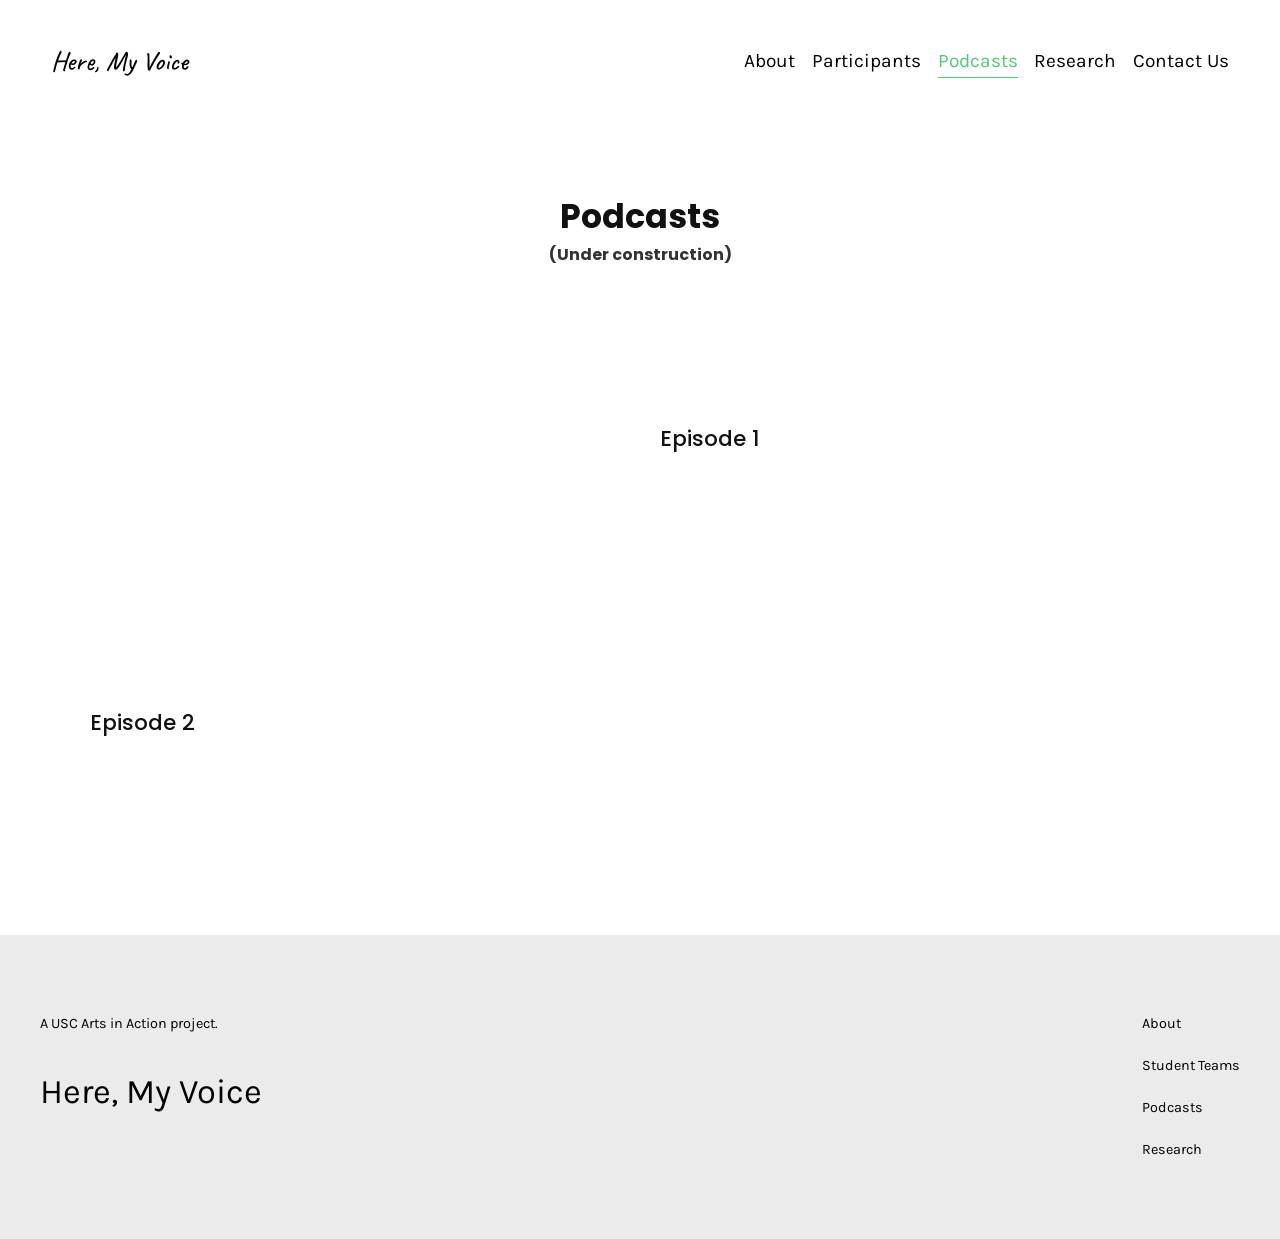
<file: podcasts.html>
<!doctype html>
<html lang="en-US">
  <head>
    <meta charset="utf-8" />
    <meta content="IE=edge,chrome=1" http-equiv="X-UA-Compatible" />
    <meta content="width=device-width, initial-scale=1" name="viewport" />
    <title>Podcasts — Here, My Voice</title>

    <link
      href="https://assets.squarespace.com/universal/default-favicon.ico"
      rel="icon"
      type="image/x-icon"
    />
    <link href="https://www.heremyvoice.org/podcasts" rel="canonical" />
    <meta content="Here, My Voice" property="og:site_name" />
    <meta content="Podcasts — Here, My Voice" property="og:title" />
    <meta content="https://www.heremyvoice.org/podcasts" property="og:url" />
    <meta content="website" property="og:type" />
    <meta content="" name="description" />

    <!-- Google Fonts -->
    <link rel="preconnect" href="https://fonts.googleapis.com" />
    <link rel="preconnect" href="https://fonts.gstatic.com" crossorigin />
    <link
      href="https://fonts.googleapis.com/css2?family=Caveat:wght@400..700&family=Karla:ital,wght@0,400;0,700;1,400;1,700&family=Poppins:ital,wght@0,400;0,500;0,700;1,400;1,700&display=swap"
      rel="stylesheet"
    />

    <!-- 本地頁面樣式表 -->
    <link href="style/podcasts.css" rel="stylesheet" />

    <style>
      body,
      button,
      input,
      textarea,
      select {
        font-family: "Poppins", "Karla", sans-serif;
        margin: 0;
        color: #111111;
        background-color: #ffffff;
      }

      .header-title,
      #site-title {
        font-family: "Caveat", cursive !important;
        font-size: 1.7rem !important;
        font-weight: 500;
      }

      header.header,
      .site-header {
        top: 0;
        left: 0;
        width: 100%;
        z-index: 1000;
      }

      main.container,
      #page {
        padding-top: 124px;
      }

      .content-wrapper {
        max-width: 1200px;
        margin: 0 auto;
        box-sizing: border-box;
      }

      /* Podcasts 主區塊 */
      .podcasts-section {
        width: 100%;
        padding: 4.5rem 4vw 6rem;
        box-sizing: border-box;
      }

      .podcasts-container {
        max-width: 1100px;
        margin: 0 auto;
      }

      .podcasts-header {
        text-align: center;
        margin-bottom: 1.75rem;
      }

      .podcasts-title {
        font-family: "Poppins", sans-serif;
        font-size: clamp(1.75rem, 2.6vw, 2.25rem);
        font-weight: 700;
        line-height: 1.25;
        margin: 0 0 0.35rem 0;
        color: #111111;
      }

      .podcasts-status {
        font-family: "Poppins", sans-serif;
        font-size: 1rem;
        font-weight: 700;
        line-height: 1.5;
        margin: 0;
        color: #333333;
      }

      .podcasts-intro {
        max-width: 820px;
        margin: 0 auto 3.5rem;
        font-family: "Karla", sans-serif;
        font-size: 1.05rem;
        line-height: 1.8;
        color: #333333;
      }

      .episodes-list {
        display: flex;
        flex-direction: column;
        gap: 3.25rem;
      }

      .episode-row {
        display: grid;
        grid-template-columns: repeat(2, minmax(0, 1fr));
        gap: 2.5rem;
        align-items: center;
      }

      .episode-embed iframe {
        display: block;
        width: 100%;
        height: 232px;
        border: 0;
        border-radius: 12px;
      }

      .episode-heading {
        font-family: "Poppins", sans-serif;
        font-size: 1.35rem;
        font-weight: 500;
        line-height: 1.4;
        margin: 0;
        color: #111111;
      }

      @media (max-width: 767px) {
        .episode-row {
          grid-template-columns: 1fr;
          gap: 1.25rem;
        }

        .episode-row--reverse .episode-meta {
          order: -1;
        }
      }
    </style>
  </head>

  <body class="podcasts-page">
    <div class="clearfix site-wrapper" id="siteWrapper">
      <!-- 導覽列 Header -->
      <header
        data-test="header"
        id="header"
        class="white-bold header theme-col--primary"
        data-section-theme="white-bold"
        data-controller="Header"
        data-section-id="header"
        data-header-style="theme"
        tabindex="-1"
      >
        <div class="sqs-announcement-bar-dropzone"></div>

        <div class="header-announcement-bar-wrapper">
          <a href="#page" class="header-skip-link sqs-button-element--primary">
            Skip to Content
          </a>

          <div
            class="header-border"
            data-header-style="theme"
            data-header-border="false"
            data-test="header-border"
          ></div>
          <div
            class="header-dropshadow"
            data-header-style="theme"
            data-header-dropshadow="false"
            data-test="header-dropshadow"
          ></div>

          <div
            class="header-inner container--fluid header-mobile-layout-logo-left-nav-right header-layout-nav-right"
            data-test="header-inner"
          >
            <div class="header-background theme-bg--primary"></div>

            <div class="header-display-desktop" data-content-field="site-title">
              <div class="header-title-nav-wrapper">
                <div class="header-title" data-animation-role="header-element">
                  <div class="header-title-text">
                    <a
                      id="site-title"
                      href="index.html"
                      data-animation-role="header-element"
                      >Here, My Voice</a
                    >
                  </div>
                </div>

                <div class="header-nav">
                  <div class="header-nav-wrapper">
                    <nav class="header-nav-list">
                      <div class="header-nav-item header-nav-item--collection">
                        <a
                          href="about.html"
                          data-animation-role="header-element"
                          >About</a
                        >
                      </div>
                      <div class="header-nav-item header-nav-item--collection">
                        <a
                          href="participants.html"
                          data-animation-role="header-element"
                          >Participants</a
                        >
                      </div>
                      <div
                        class="header-nav-item header-nav-item--collection header-nav-item--active"
                      >
                        <a
                          aria-current="page"
                          href="podcasts.html"
                          data-animation-role="header-element"
                          >Podcasts</a
                        >
                      </div>
                      <div class="header-nav-item header-nav-item--collection">
                        <a
                          href="research.html"
                          data-animation-role="header-element"
                          >Research</a
                        >
                      </div>
                      <div class="header-nav-item header-nav-item--collection">
                        <a
                          href="contact-us.html"
                          data-animation-role="header-element"
                          >Contact Us</a
                        >
                      </div>
                    </nav>
                  </div>
                </div>
              </div>

              <div class="header-actions header-actions--right">
                <div class="showOnMobile"></div>
                <div class="showOnDesktop"></div>
              </div>

              <div
                class="header-burger menu-overlay-has-visible-non-navigation-items no-actions"
                data-animation-role="header-element"
              >
                <button
                  class="header-burger-btn burger"
                  data-test="header-burger"
                >
                  <span
                    hidden
                    class="js-header-burger-open-title visually-hidden"
                    >Open Menu</span
                  >
                  <span
                    hidden
                    class="js-header-burger-close-title visually-hidden"
                    >Close Menu</span
                  >
                  <div class="burger-box">
                    <div
                      class="burger-inner header-menu-icon-doubleLineHamburger"
                    >
                      <div class="top-bun"></div>
                      <div class="patty"></div>
                      <div class="bottom-bun"></div>
                    </div>
                  </div>
                </button>
              </div>
            </div>

            <!-- 手機版 Header -->
            <div class="header-display-mobile" data-content-field="site-title">
              <div class="header-title-nav-wrapper">
                <div class="header-title" data-animation-role="header-element">
                  <div class="header-title-text">
                    <a
                      id="site-title"
                      href="index.html"
                      data-animation-role="header-element"
                      >Here, My Voice</a
                    >
                  </div>
                </div>
                <div class="header-nav">
                  <div class="header-nav-wrapper">
                    <nav class="header-nav-list">
                      <div class="header-nav-item header-nav-item--collection">
                        <a
                          href="about.html"
                          data-animation-role="header-element"
                          >About</a
                        >
                      </div>
                      <div class="header-nav-item header-nav-item--collection">
                        <a
                          href="participants.html"
                          data-animation-role="header-element"
                          >Participants</a
                        >
                      </div>
                      <div
                        class="header-nav-item header-nav-item--collection header-nav-item--active"
                      >
                        <a
                          aria-current="page"
                          href="podcasts.html"
                          data-animation-role="header-element"
                          >Podcasts</a
                        >
                      </div>
                      <div class="header-nav-item header-nav-item--collection">
                        <a
                          href="research.html"
                          data-animation-role="header-element"
                          >Research</a
                        >
                      </div>
                      <div class="header-nav-item header-nav-item--collection">
                        <a
                          href="contact-us.html"
                          data-animation-role="header-element"
                          >Contact Us</a
                        >
                      </div>
                    </nav>
                  </div>
                </div>
              </div>
            </div>
          </div>
        </div>
      </header>

      <!-- 主要內容 Main -->
      <main class="container" id="page" role="main">
        <section class="podcasts-section">
          <div class="podcasts-container">
            <div class="podcasts-header">
              <h1 class="podcasts-title">Podcasts</h1>
              <p class="podcasts-status">(Under construction)</p>
            </div>

            <p class="podcasts-intro"></p>

            <div class="episodes-list">
              <!-- Episode 1：左播放器、右標題 -->
              <article class="episode-row">
                <div class="episode-embed">
                  <iframe
                    allow="
                      autoplay;
                      clipboard-write;
                      encrypted-media;
                      fullscreen;
                      picture-in-picture;
                    "
                    allowfullscreen
                    loading="lazy"
                    src="https://open.spotify.com/embed/episode/3cQyjmzU5FRpWvBW0iFCBh"
                    title="Episode 1 Podcast Player"
                  ></iframe>
                </div>
                <div class="episode-meta">
                  <h2 class="episode-heading">Episode 1</h2>
                </div>
              </article>

              <!-- Episode 2：左標題、右播放器 -->
              <article class="episode-row episode-row--reverse">
                <div class="episode-meta">
                  <h2 class="episode-heading">Episode 2</h2>
                </div>
                <div class="episode-embed">
                  <iframe
                    allow="
                      autoplay;
                      clipboard-write;
                      encrypted-media;
                      fullscreen;
                      picture-in-picture;
                    "
                    allowfullscreen
                    loading="lazy"
                    src="https://open.spotify.com/embed/episode/57teOlwwkRdVhdiVnZrwaa"
                    title="Episode 2 Podcast Player"
                  ></iframe>
                </div>
              </article>
            </div>
          </div>
        </section>
      </main>

      <!-- 頁尾 Footer -->
      <footer
        class="sections"
        id="footer-sections"
        style="padding: 60px 0; background-color: #ebebeb"
      >
        <div class="content-wrapper">
          <div
            class="content"
            style="
              max-width: 1200px;
              margin: 0 auto;
              display: flex;
              justify-content: space-between;
            "
          >
            <div>
              <p class="sqsrte-small">A USC Arts in Action project.</p>
              <h3>Here, My Voice</h3>
            </div>
            <div>
              <p class="sqsrte-small">About</p>
              <p class="sqsrte-small">Student Teams</p>
              <p class="sqsrte-small">Podcasts</p>
              <p class="sqsrte-small">Research</p>
            </div>
          </div>
        </div>
      </footer>
    </div>
  </body>
</html>
</file>
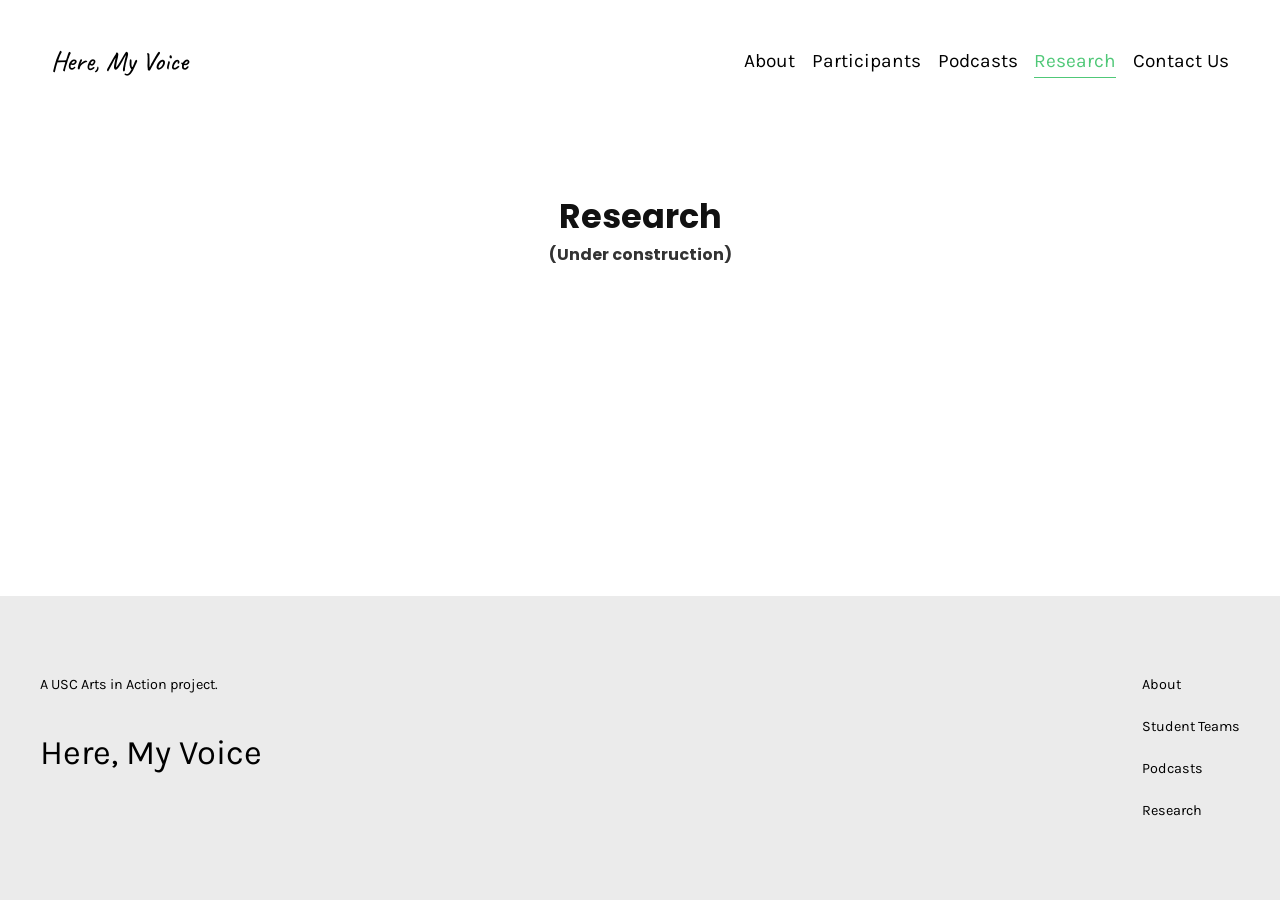
<file: research.html>
<!doctype html>
<html lang="en-US">
  <head>
    <meta charset="utf-8" />
    <meta content="IE=edge,chrome=1" http-equiv="X-UA-Compatible" />
    <meta content="width=device-width, initial-scale=1" name="viewport" />
    <title>Research — Here, My Voice</title>

    <link
      href="https://assets.squarespace.com/universal/default-favicon.ico"
      rel="icon"
      type="image/x-icon"
    />
    <link href="https://www.heremyvoice.org/research" rel="canonical" />
    <meta content="Here, My Voice" property="og:site_name" />
    <meta content="Research — Here, My Voice" property="og:title" />
    <meta content="https://www.heremyvoice.org/research" property="og:url" />
    <meta content="website" property="og:type" />
    <meta content="" name="description" />

    <!-- Google Fonts -->
    <link rel="preconnect" href="https://fonts.googleapis.com" />
    <link rel="preconnect" href="https://fonts.gstatic.com" crossorigin />
    <link
      href="https://fonts.googleapis.com/css2?family=Caveat:wght@400..700&family=Karla:ital,wght@0,400;0,700;1,400;1,700&family=Poppins:ital,wght@0,400;0,500;0,700;1,400;1,700&display=swap"
      rel="stylesheet"
    />

    <!-- 本地頁面樣式表 -->
    <link href="style/research.css" rel="stylesheet" />

    <style>
      body,
      button,
      input,
      textarea,
      select {
        font-family: "Poppins", "Karla", sans-serif;
        margin: 0;
        color: #111111;
        background-color: #ffffff;
      }

      .header-title,
      #site-title {
        font-family: "Caveat", cursive !important;
        font-size: 1.7rem !important;
        font-weight: 500;
      }

      header.header,
      .site-header {
        top: 0;
        left: 0;
        width: 100%;
        z-index: 1000;
      }

      main.container,
      #page {
        padding-top: 124px;
      }

      .content-wrapper {
        max-width: 1200px;
        margin: 0 auto;
        box-sizing: border-box;
      }

      /* Research 主區塊（原始頁面此區為空白，保留基本版面高度） */
      .research-section {
        width: 100%;
        min-height: 45vh;
        padding: 4.5rem 4vw 6rem;
        box-sizing: border-box;
      }

      .research-container {
        max-width: 1100px;
        margin: 0 auto;
      }

      .research-header {
        text-align: center;
        margin-bottom: 1.75rem;
      }

      .research-title {
        font-family: "Poppins", sans-serif;
        font-size: clamp(1.75rem, 2.6vw, 2.25rem);
        font-weight: 700;
        line-height: 1.25;
        margin: 0 0 0.35rem 0;
        color: #111111;
      }

      .research-status {
        font-family: "Poppins", sans-serif;
        font-size: 1rem;
        font-weight: 700;
        line-height: 1.5;
        margin: 0;
        color: #333333;
      }
      .research-intro {
        max-width: 820px;
        margin: 0 auto 3.5rem;
        font-family: "Karla", sans-serif;
        font-size: 1.05rem;
        line-height: 1.8;
        color: #333333;
      }
    </style>
  </head>

  <body class="research-page">
    <div class="clearfix site-wrapper" id="siteWrapper">
      <!-- 導覽列 Header -->
      <header
        data-test="header"
        id="header"
        class="white-bold header theme-col--primary"
        data-section-theme="white-bold"
        data-controller="Header"
        data-section-id="header"
        data-header-style="theme"
        tabindex="-1"
      >
        <div class="sqs-announcement-bar-dropzone"></div>

        <div class="header-announcement-bar-wrapper">
          <a href="#page" class="header-skip-link sqs-button-element--primary">
            Skip to Content
          </a>

          <div
            class="header-border"
            data-header-style="theme"
            data-header-border="false"
            data-test="header-border"
          ></div>
          <div
            class="header-dropshadow"
            data-header-style="theme"
            data-header-dropshadow="false"
            data-test="header-dropshadow"
          ></div>

          <div
            class="header-inner container--fluid header-mobile-layout-logo-left-nav-right header-layout-nav-right"
            data-test="header-inner"
          >
            <div class="header-background theme-bg--primary"></div>

            <div class="header-display-desktop" data-content-field="site-title">
              <div class="header-title-nav-wrapper">
                <div class="header-title" data-animation-role="header-element">
                  <div class="header-title-text">
                    <a
                      id="site-title"
                      href="index.html"
                      data-animation-role="header-element"
                      >Here, My Voice</a
                    >
                  </div>
                </div>

                <div class="header-nav">
                  <div class="header-nav-wrapper">
                    <nav class="header-nav-list">
                      <div class="header-nav-item header-nav-item--collection">
                        <a
                          href="about.html"
                          data-animation-role="header-element"
                          >About</a
                        >
                      </div>
                      <div class="header-nav-item header-nav-item--collection">
                        <a
                          href="participants.html"
                          data-animation-role="header-element"
                          >Participants</a
                        >
                      </div>
                      <div class="header-nav-item header-nav-item--collection">
                        <a
                          href="podcasts.html"
                          data-animation-role="header-element"
                          >Podcasts</a
                        >
                      </div>
                      <div
                        class="header-nav-item header-nav-item--collection header-nav-item--active"
                      >
                        <a
                          aria-current="page"
                          href="research.html"
                          data-animation-role="header-element"
                          >Research</a
                        >
                      </div>
                      <div class="header-nav-item header-nav-item--collection">
                        <a
                          href="contact-us.html"
                          data-animation-role="header-element"
                          >Contact Us</a
                        >
                      </div>
                    </nav>
                  </div>
                </div>
              </div>

              <div class="header-actions header-actions--right">
                <div class="showOnMobile"></div>
                <div class="showOnDesktop"></div>
              </div>

              <div
                class="header-burger menu-overlay-has-visible-non-navigation-items no-actions"
                data-animation-role="header-element"
              >
                <button
                  class="header-burger-btn burger"
                  data-test="header-burger"
                >
                  <span
                    hidden
                    class="js-header-burger-open-title visually-hidden"
                    >Open Menu</span
                  >
                  <span
                    hidden
                    class="js-header-burger-close-title visually-hidden"
                    >Close Menu</span
                  >
                  <div class="burger-box">
                    <div
                      class="burger-inner header-menu-icon-doubleLineHamburger"
                    >
                      <div class="top-bun"></div>
                      <div class="patty"></div>
                      <div class="bottom-bun"></div>
                    </div>
                  </div>
                </button>
              </div>
            </div>

            <!-- 手機版 Header -->
            <div class="header-display-mobile" data-content-field="site-title">
              <div class="header-title-nav-wrapper">
                <div class="header-title" data-animation-role="header-element">
                  <div class="header-title-text">
                    <a
                      id="site-title"
                      href="index.html"
                      data-animation-role="header-element"
                      >Here, My Voice</a
                    >
                  </div>
                </div>
                <div class="header-nav">
                  <div class="header-nav-wrapper">
                    <nav class="header-nav-list">
                      <div class="header-nav-item header-nav-item--collection">
                        <a
                          href="about.html"
                          data-animation-role="header-element"
                          >About</a
                        >
                      </div>
                      <div class="header-nav-item header-nav-item--collection">
                        <a
                          href="participants.html"
                          data-animation-role="header-element"
                          >Participants</a
                        >
                      </div>
                      <div class="header-nav-item header-nav-item--collection">
                        <a
                          href="podcasts.html"
                          data-animation-role="header-element"
                          >Podcasts</a
                        >
                      </div>
                      <div
                        class="header-nav-item header-nav-item--collection header-nav-item--active"
                      >
                        <a
                          aria-current="page"
                          href="research.html"
                          data-animation-role="header-element"
                          >Research</a
                        >
                      </div>
                      <div class="header-nav-item header-nav-item--collection">
                        <a
                          href="contact-us.html"
                          data-animation-role="header-element"
                          >Contact Us</a
                        >
                      </div>
                    </nav>
                  </div>
                </div>
              </div>
            </div>
          </div>
        </div>
      </header>

      <!-- 主要內容 Main -->
      <main class="container" id="page" role="main">
        <section class="research-section">
          <div class="research-container">
            <div class="research-header">
              <h1 class="research-title">Research</h1>
              <p class="research-status">(Under construction)</p>
            </div>
            <p class="research-intro"></p>
          </div>
        </section>
      </main>

      <!-- 頁尾 Footer -->
      <footer
        class="sections"
        id="footer-sections"
        style="padding: 60px 0; background-color: #ebebeb"
      >
        <div class="content-wrapper">
          <div
            class="content"
            style="
              max-width: 1200px;
              margin: 0 auto;
              display: flex;
              justify-content: space-between;
            "
          >
            <div>
              <p class="sqsrte-small">A USC Arts in Action project.</p>
              <h3>Here, My Voice</h3>
            </div>
            <div>
              <p class="sqsrte-small">About</p>
              <p class="sqsrte-small">Student Teams</p>
              <p class="sqsrte-small">Podcasts</p>
              <p class="sqsrte-small">Research</p>
            </div>
          </div>
        </div>
      </footer>
    </div>
  </body>
</html>
</file>
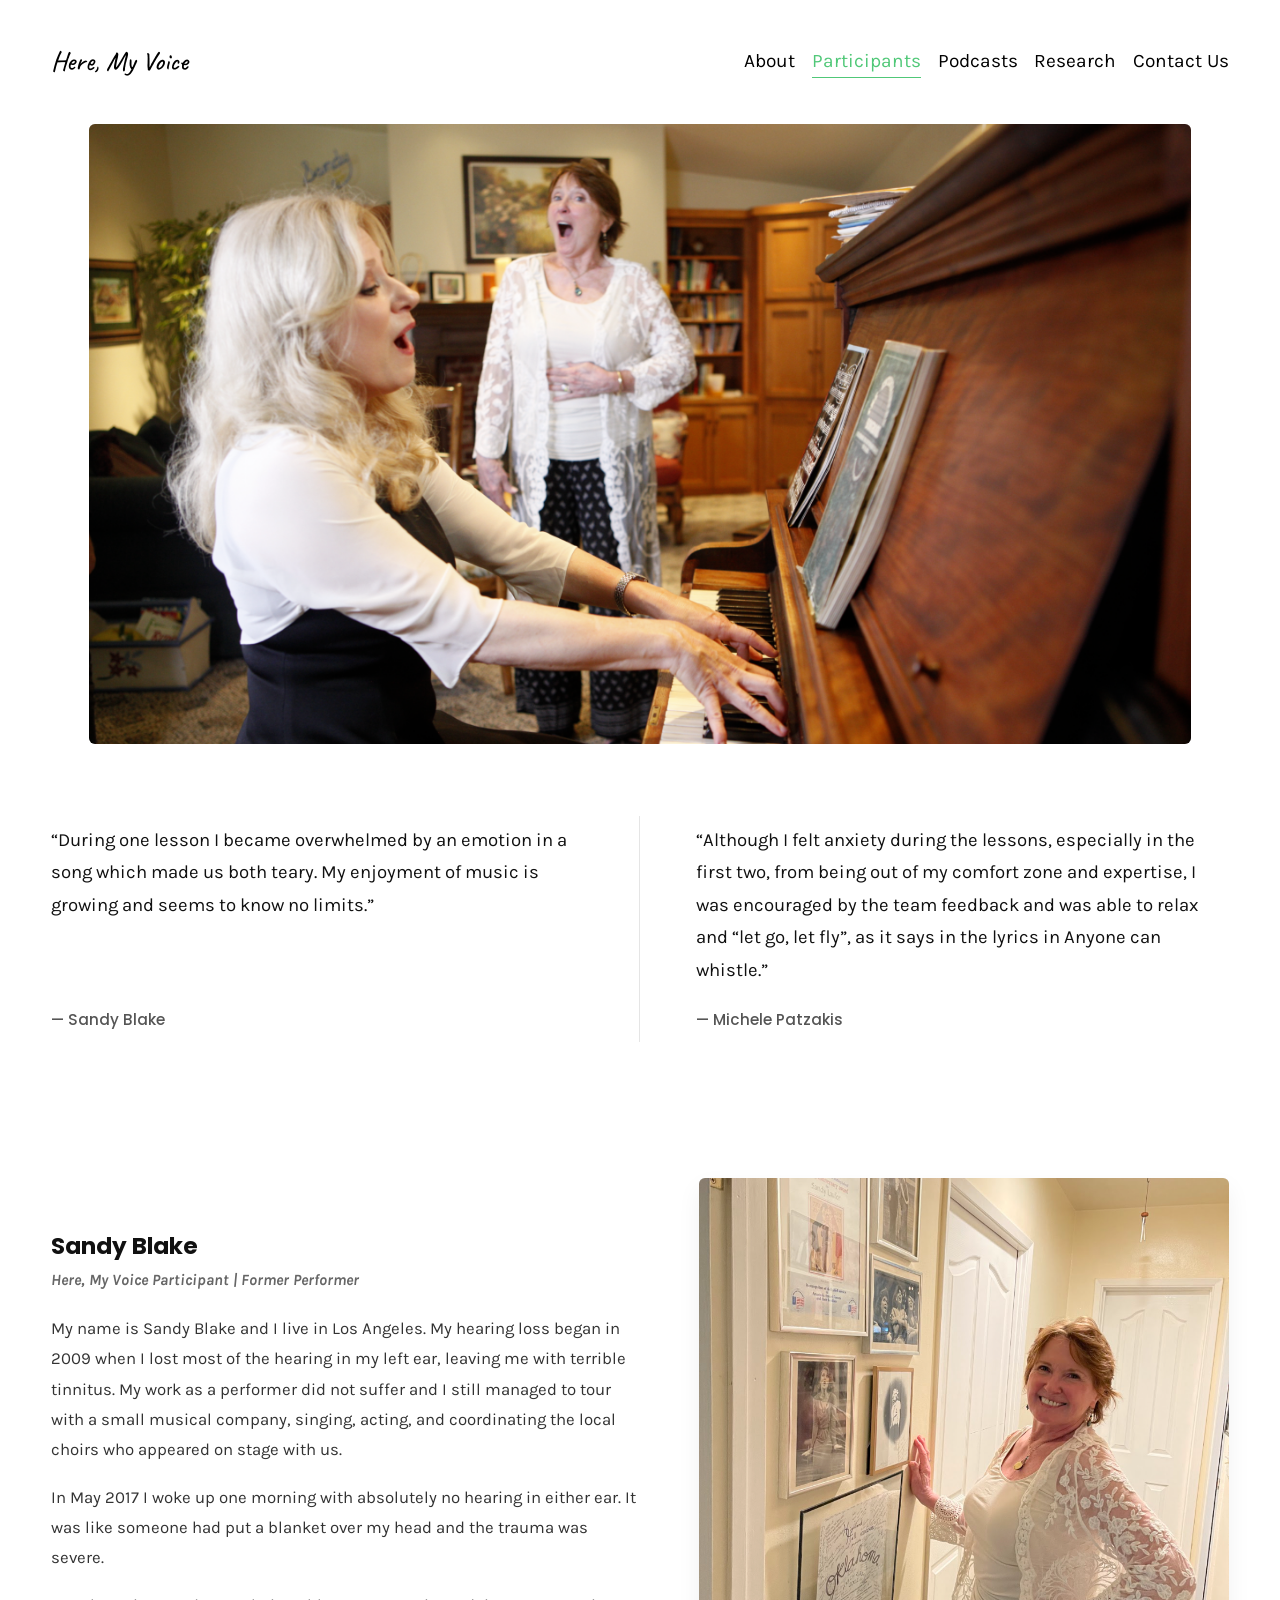
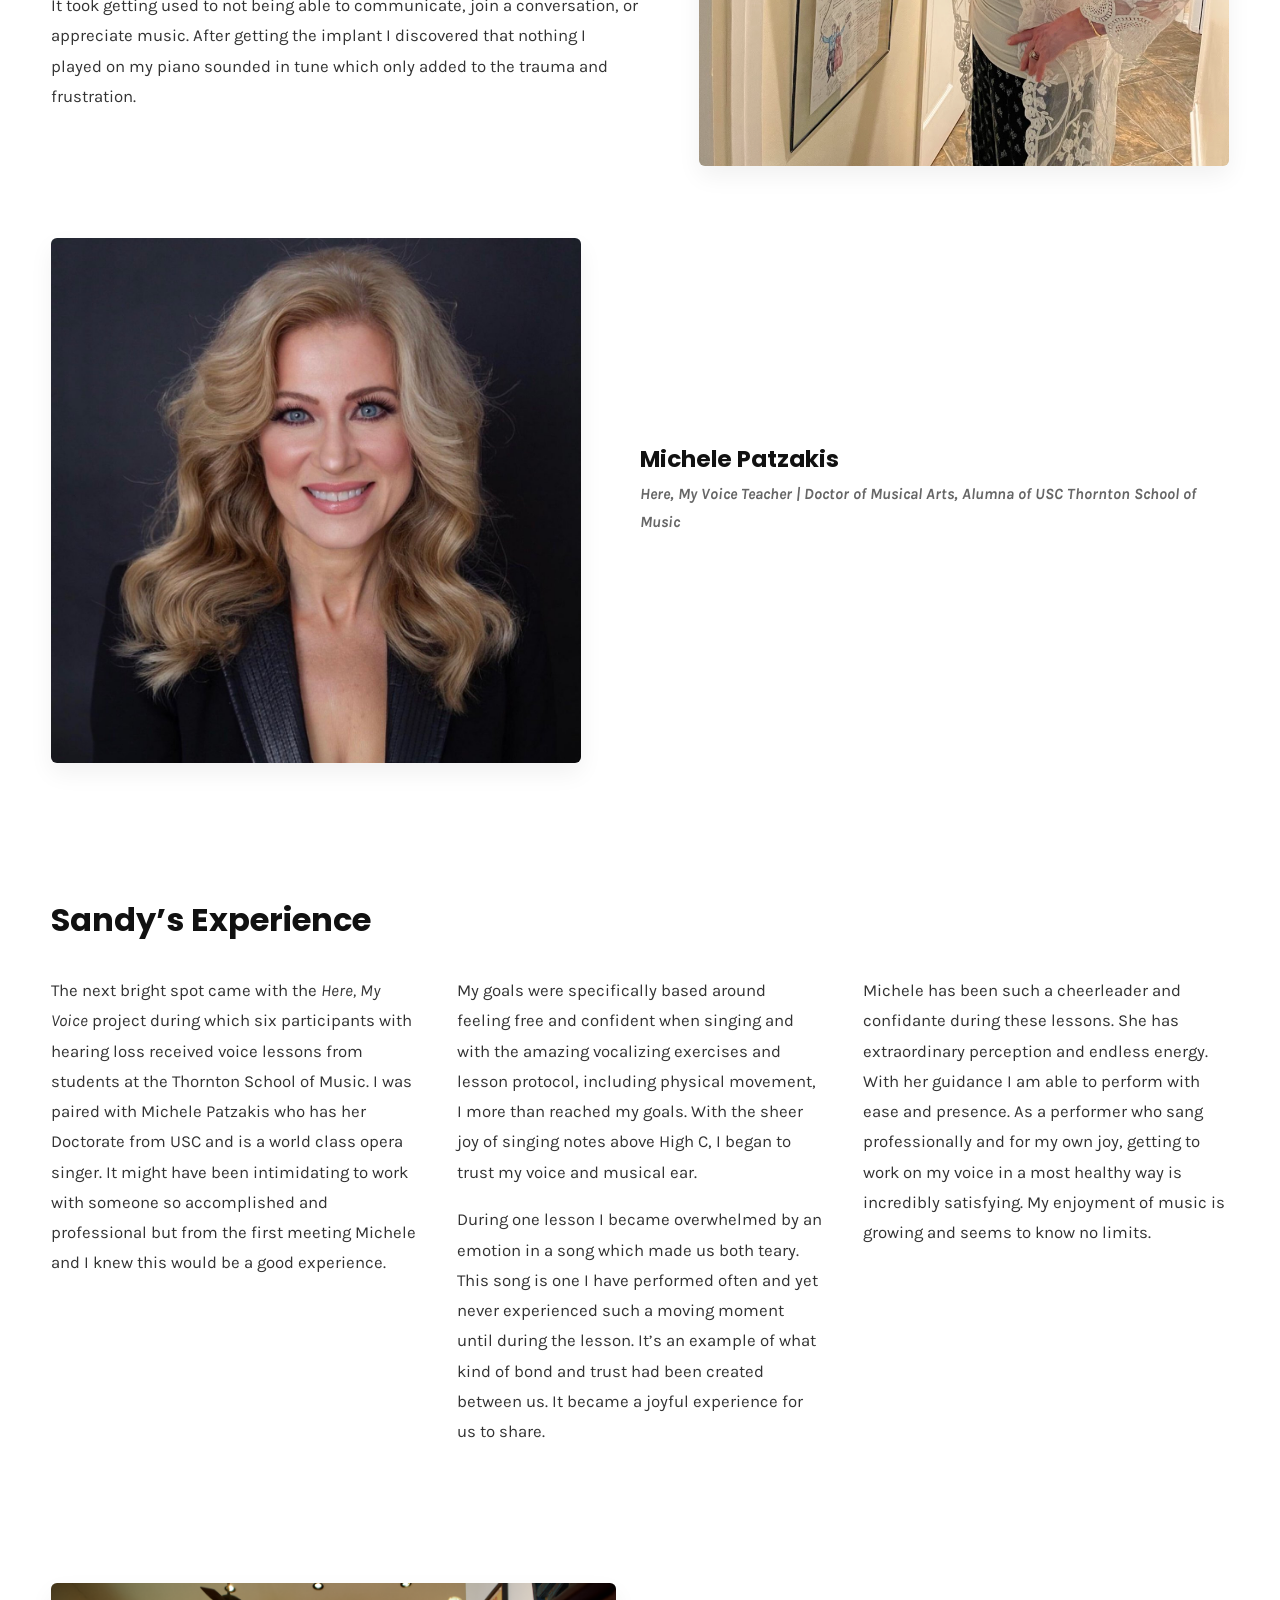
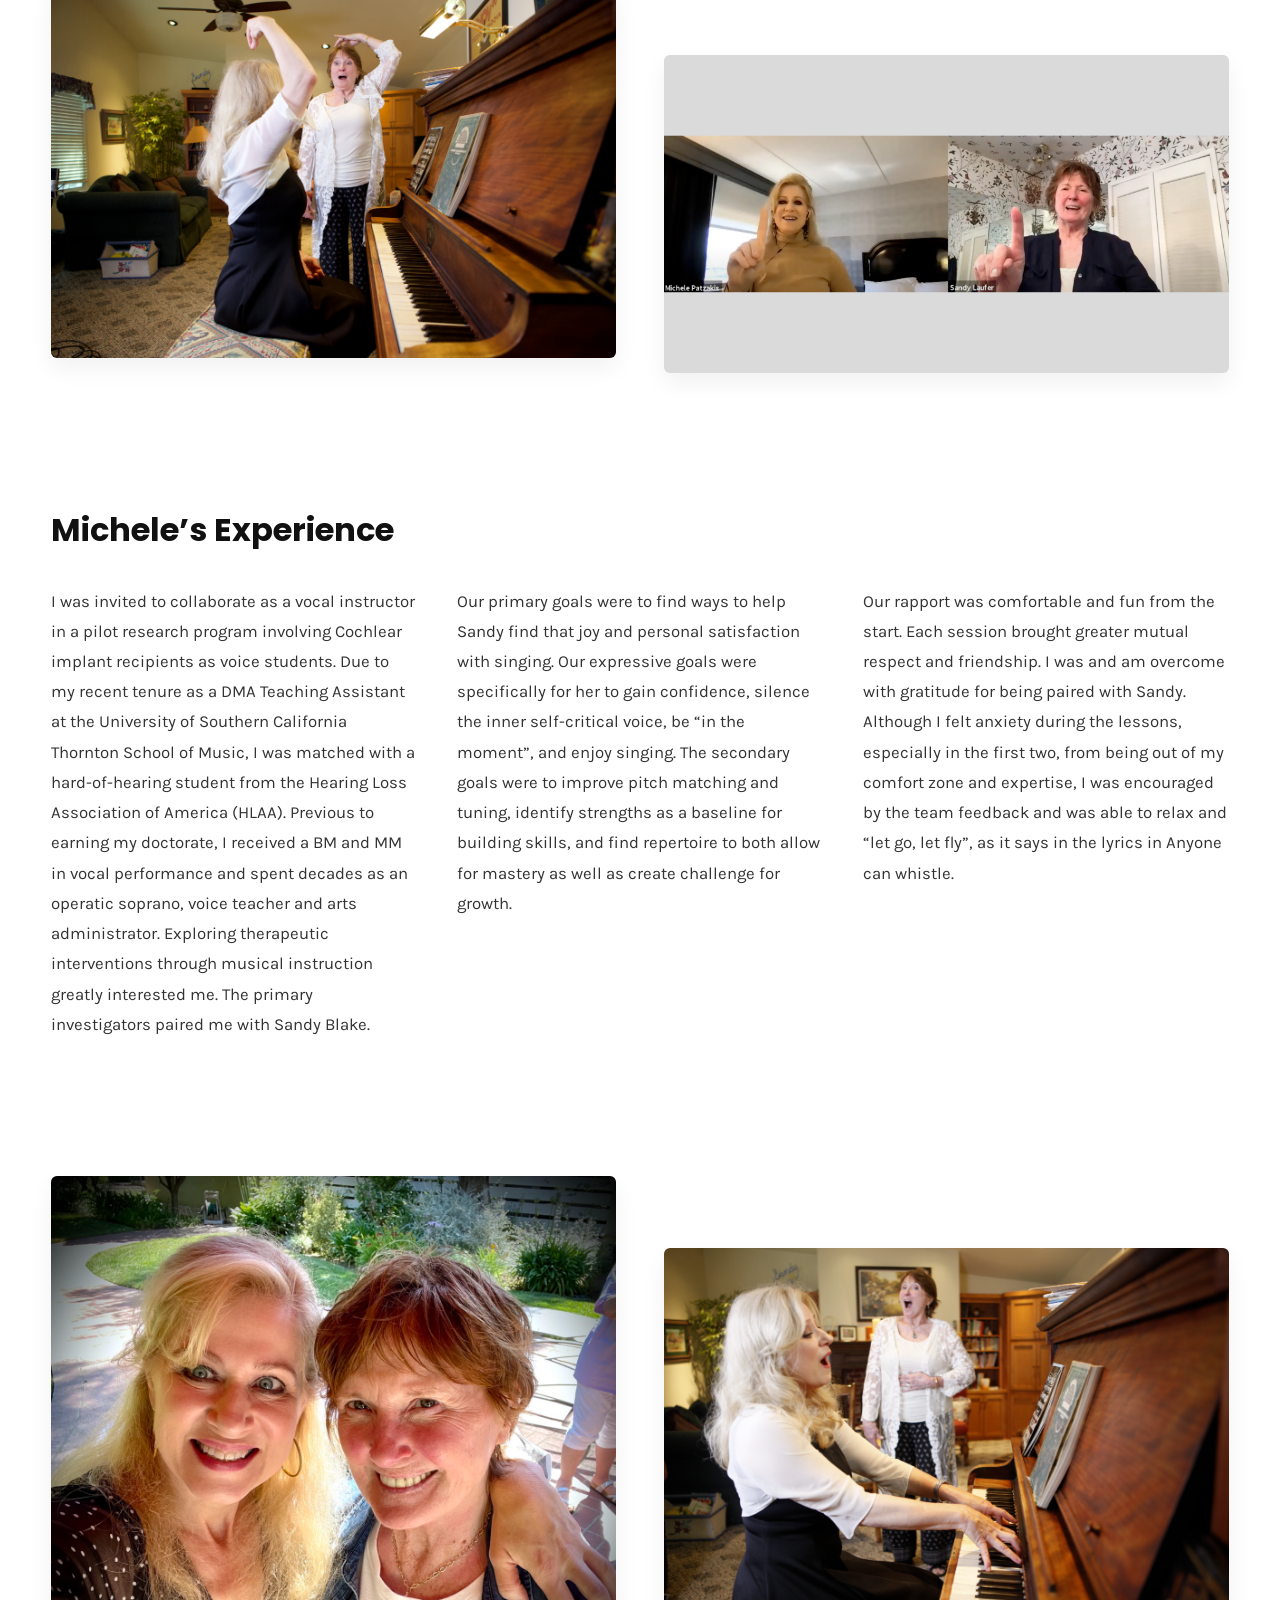
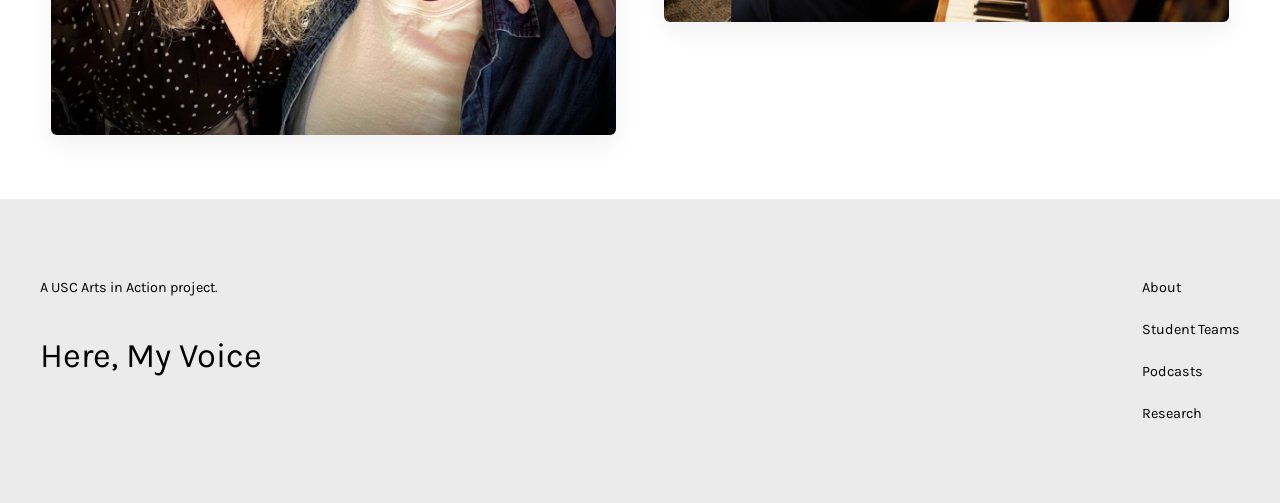
<file: sandy-michele.html>
<!doctype html>
<html lang="en-US">
  <head>
    <meta charset="utf-8" />
    <meta content="IE=edge,chrome=1" http-equiv="X-UA-Compatible" />
    <meta content="width=device-width, initial-scale=1" name="viewport" />
    <title>Sandy &amp; Michele — Here, My Voice</title>

    <link
      href="https://assets.squarespace.com/universal/default-favicon.ico"
      rel="icon"
      type="image/x-icon"
    />
    <link href="https://www.heremyvoice.org/sandy-michele" rel="canonical" />
    <meta content="Here, My Voice" property="og:site_name" />
    <meta content="Sandy &amp; Michele — Here, My Voice" property="og:title" />
    <meta
      content="https://www.heremyvoice.org/sandy-michele"
      property="og:url"
    />
    <meta content="website" property="og:type" />
    <meta content="" name="description" />

    <!-- Google Fonts -->
    <link rel="preconnect" href="https://fonts.googleapis.com" />
    <link rel="preconnect" href="https://fonts.gstatic.com" crossorigin />
    <link
      href="https://fonts.googleapis.com/css2?family=Caveat:wght@400..700&family=Karla:ital,wght@0,400;0,700;1,400;1,700&family=Poppins:ital,wght@0,400;0,500;0,700;1,400;1,700&display=swap"
      rel="stylesheet"
    />

    <!-- 本地頁面樣式表 -->
    <link href="style/sandy-michele.css" rel="stylesheet" />

    <style>
      body,
      button,
      input,
      textarea,
      select {
        font-family: "Poppins", "Karla", sans-serif;
        margin: 0;
        color: #111111;
        background-color: #ffffff;
      }

      .header-title,
      #site-title {
        font-family: "Caveat", cursive !important;
        font-size: 1.7rem !important;
        font-weight: 500;
      }

      header.header,
      .site-header {
        top: 0;
        left: 0;
        width: 100%;
        z-index: 1000;
      }

      main.container,
      #page {
        padding-top: 124px;
      }

      .content-wrapper {
        max-width: 1200px;
        margin: 0 auto;
        box-sizing: border-box;
      }

      /* 頂部主視覺橫幅 */
      .story-banner {
        width: 100%;
        padding: 0 4vw;
        box-sizing: border-box;
      }

      .story-banner-box {
        max-width: 1200px;
        margin: 0 auto;
        aspect-ratio: 16 / 9;
        max-height: 620px;
        overflow: hidden;
        border-radius: 6px;
        background-color: #d9d9d9;
      }

      .story-banner-box img {
        width: 100%;
        height: 100%;
        object-fit: cover;
        object-position: 48.67% 5.6%;
        display: block;
      }

      /* 雙引言區塊 */
      .story-quotes {
        width: 100%;
        padding: 4.5rem 4vw;
        box-sizing: border-box;
      }

      .story-quotes-inner {
        max-width: 1200px;
        margin: 0 auto;
        display: grid;
        grid-template-columns: repeat(2, minmax(0, 1fr));
        gap: 0;
        align-items: stretch;
      }

      .story-quote-item {
        display: flex;
        flex-direction: column;
        justify-content: space-between;
        text-align: left;
        padding: 0.5rem 3.5rem;
        box-sizing: border-box;
      }

      .story-quote-item:first-child {
        padding-left: 0;
        border-right: 1px solid #e5e5e5;
      }

      .story-quote-item:last-child {
        padding-right: 0;
      }

      .story-quote-text {
        font-family: "Karla", sans-serif;
        font-size: clamp(1.08rem, 1.45vw, 1.25rem);
        line-height: 1.75;
        color: #111111;
        margin: 0 0 1.25rem 0;
      }

      .story-quote-author {
        font-family: "Poppins", sans-serif;
        font-size: 0.95rem;
        font-weight: 500;
        color: #555555;
        margin: 0;
      }

      /* 人物介紹與上下交錯圖文區 */
      .story-section {
        width: 100%;
        padding: 4rem 4vw;
        box-sizing: border-box;
      }

      .story-row {
        display: flex;
        align-items: center;
        justify-content: space-between;
        gap: 5%;
        margin-bottom: 4.5rem;
      }

      .story-row:last-child {
        margin-bottom: 0;
      }

      .story-row--reverse {
        flex-direction: row-reverse;
      }

      .story-col-text {
        flex: 0 0 50%;
      }

      .story-col-media {
        flex: 0 0 45%;
      }

      .story-person-name {
        font-family: "Poppins", sans-serif;
        font-size: 1.45rem;
        font-weight: 700;
        margin: 0 0 0.35rem 0;
        color: #111111;
      }

      .story-person-role {
        font-family: "Karla", sans-serif;
        font-size: 0.98rem;
        font-style: italic;
        font-weight: 700;
        color: #666666;
        margin: 0 0 1.25rem 0;
      }

      .story-body-p {
        font-family: "Karla", sans-serif;
        font-size: 1.05rem;
        line-height: 1.8;
        color: #333333;
        margin: 0 0 1.1rem 0;
      }

      .story-body-p:last-child {
        margin-bottom: 0;
      }

      .story-frame {
        width: 100%;
        overflow: hidden;
        border-radius: 6px;
        background-color: #f3f3f3;
        box-shadow: 0 10px 25px rgba(0, 0, 0, 0.06);
      }

      .story-frame--sandy {
        aspect-ratio: 1 / 1.11;
      }

      .story-frame--michele {
        aspect-ratio: 1 / 0.99;
      }

      .story-frame img {
        width: 100%;
        height: 100%;
        object-fit: cover;
        display: block;
      }

      /* 心得三欄區塊 */
      .experience-section {
        width: 100%;
        padding: 4.5rem 4vw;
        box-sizing: border-box;
      }

      .experience-heading {
        font-family: "Poppins", sans-serif;
        font-size: clamp(1.6rem, 2.5vw, 2.1rem);
        font-weight: 700;
        margin: 0 0 2.25rem 0;
        color: #111111;
      }

      .experience-grid {
        display: grid;
        grid-template-columns: repeat(3, minmax(0, 1fr));
        gap: 2.5rem;
      }

      .experience-col {
        display: flex;
        flex-direction: column;
      }

      /* 雙圖展示區（上下交錯） */
      .gallery-pair-section {
        width: 100%;
        padding: 4rem 4vw;
        box-sizing: border-box;
      }

      .gallery-pair-grid {
        display: grid;
        grid-template-columns: repeat(2, minmax(0, 1fr));
        gap: 3rem;
        align-items: start;
      }

      .gallery-pair-item--offset {
        margin-top: 4.5rem;
      }

      .gallery-frame-16-9 {
        width: 100%;
        aspect-ratio: 16 / 9;
        overflow: hidden;
        border-radius: 6px;
        background-color: #f3f3f3;
        box-shadow: 0 10px 25px rgba(0, 0, 0, 0.06);
      }

      .gallery-frame-wide {
        width: 100%;
        aspect-ratio: 2688 / 1782;
        overflow: hidden;
        border-radius: 6px;
        background-color: #f3f3f3;
        box-shadow: 0 10px 25px rgba(0, 0, 0, 0.06);
      }

      .gallery-frame-square {
        width: 100%;
        aspect-ratio: 1246 / 1234;
        overflow: hidden;
        border-radius: 6px;
        background-color: #f3f3f3;
        box-shadow: 0 10px 25px rgba(0, 0, 0, 0.06);
      }

      .gallery-frame-16-9 img,
      .gallery-frame-wide img,
      .gallery-frame-square img {
        width: 100%;
        height: 100%;
        object-fit: cover;
        display: block;
      }

      /* 響應式斷點 */
      @media (max-width: 860px) {
        .story-row,
        .story-row--reverse {
          flex-direction: column;
          align-items: stretch;
          gap: 2rem;
          margin-bottom: 3rem;
        }

        .story-col-text,
        .story-col-media {
          flex: 0 0 100%;
          width: 100%;
        }

        .story-quotes-inner {
          grid-template-columns: 1fr;
          gap: 2.5rem;
        }

        .story-quote-item,
        .story-quote-item:first-child,
        .story-quote-item:last-child {
          padding: 0;
          border-right: none;
        }

        .story-quote-item:first-child {
          padding-bottom: 2.5rem;
          border-bottom: 1px solid #e5e5e5;
        }

        .experience-grid {
          grid-template-columns: 1fr;
          gap: 1.75rem;
        }

        .gallery-pair-grid {
          grid-template-columns: 1fr;
          gap: 2rem;
        }

        .gallery-pair-item--offset {
          margin-top: 0;
        }
      }
    </style>
  </head>

  <body class="participant-story-page">
    <div class="clearfix site-wrapper" id="siteWrapper">
      <!-- 導覽列 Header -->
      <header
        data-test="header"
        id="header"
        class="white-bold header theme-col--primary"
        data-section-theme="white-bold"
        data-controller="Header"
        data-section-id="header"
        data-header-style="theme"
        tabindex="-1"
      >
        <div class="sqs-announcement-bar-dropzone"></div>

        <div class="header-announcement-bar-wrapper">
          <a href="#page" class="header-skip-link sqs-button-element--primary">
            Skip to Content
          </a>

          <div
            class="header-border"
            data-header-style="theme"
            data-header-border="false"
            data-test="header-border"
          ></div>
          <div
            class="header-dropshadow"
            data-header-style="theme"
            data-header-dropshadow="false"
            data-test="header-dropshadow"
          ></div>

          <div
            class="header-inner container--fluid header-mobile-layout-logo-left-nav-right header-layout-nav-right"
            data-test="header-inner"
          >
            <div class="header-background theme-bg--primary"></div>

            <div class="header-display-desktop" data-content-field="site-title">
              <div class="header-title-nav-wrapper">
                <div class="header-title" data-animation-role="header-element">
                  <div class="header-title-text">
                    <a
                      id="site-title"
                      href="index.html"
                      data-animation-role="header-element"
                      >Here, My Voice</a
                    >
                  </div>
                </div>

                <div class="header-nav">
                  <div class="header-nav-wrapper">
                    <nav class="header-nav-list">
                      <div class="header-nav-item header-nav-item--collection">
                        <a
                          href="about.html"
                          data-animation-role="header-element"
                          >About</a
                        >
                      </div>
                      <div
                        class="header-nav-item header-nav-item--collection header-nav-item--active"
                      >
                        <a
                          href="participants.html"
                          data-animation-role="header-element"
                          >Participants</a
                        >
                      </div>
                      <div class="header-nav-item header-nav-item--collection">
                        <a
                          href="podcasts.html"
                          data-animation-role="header-element"
                          >Podcasts</a
                        >
                      </div>
                      <div class="header-nav-item header-nav-item--collection">
                        <a
                          href="research.html"
                          data-animation-role="header-element"
                          >Research</a
                        >
                      </div>
                      <div class="header-nav-item header-nav-item--collection">
                        <a
                          href="contact-us.html"
                          data-animation-role="header-element"
                          >Contact Us</a
                        >
                      </div>
                    </nav>
                  </div>
                </div>
              </div>

              <div class="header-actions header-actions--right">
                <div class="showOnMobile"></div>
                <div class="showOnDesktop"></div>
              </div>

              <div
                class="header-burger menu-overlay-has-visible-non-navigation-items no-actions"
                data-animation-role="header-element"
              >
                <button
                  class="header-burger-btn burger"
                  data-test="header-burger"
                >
                  <span
                    hidden
                    class="js-header-burger-open-title visually-hidden"
                    >Open Menu</span
                  >
                  <span
                    hidden
                    class="js-header-burger-close-title visually-hidden"
                    >Close Menu</span
                  >
                  <div class="burger-box">
                    <div
                      class="burger-inner header-menu-icon-doubleLineHamburger"
                    >
                      <div class="top-bun"></div>
                      <div class="patty"></div>
                      <div class="bottom-bun"></div>
                    </div>
                  </div>
                </button>
              </div>
            </div>

            <!-- 手機版 Header -->
            <div class="header-display-mobile" data-content-field="site-title">
              <div class="header-title-nav-wrapper">
                <div class="header-title" data-animation-role="header-element">
                  <div class="header-title-text">
                    <a
                      id="site-title"
                      href="index.html"
                      data-animation-role="header-element"
                      >Here, My Voice</a
                    >
                  </div>
                </div>
                <div class="header-nav">
                  <div class="header-nav-wrapper">
                    <nav class="header-nav-list">
                      <div class="header-nav-item header-nav-item--collection">
                        <a
                          href="about.html"
                          data-animation-role="header-element"
                          >About</a
                        >
                      </div>
                      <div
                        class="header-nav-item header-nav-item--collection header-nav-item--active"
                      >
                        <a
                          href="participants.html"
                          data-animation-role="header-element"
                          >Participants</a
                        >
                      </div>
                      <div class="header-nav-item header-nav-item--collection">
                        <a
                          href="podcasts.html"
                          data-animation-role="header-element"
                          >Podcasts</a
                        >
                      </div>
                      <div class="header-nav-item header-nav-item--collection">
                        <a
                          href="research.html"
                          data-animation-role="header-element"
                          >Research</a
                        >
                      </div>
                      <div class="header-nav-item header-nav-item--collection">
                        <a
                          href="contact-us.html"
                          data-animation-role="header-element"
                          >Contact Us</a
                        >
                      </div>
                    </nav>
                  </div>
                </div>
              </div>
            </div>
          </div>
        </div>
      </header>

      <!-- 主要內容 Main -->
      <main class="container" id="page" role="main">
        <article class="page-regions" id="page-regions">
          <!-- 1. 頂部橫幅圖片 -->
          <div class="story-banner">
            <div class="story-banner-box">
              <img
                src="images/Screen+Shot+2021-10-28+at+1.36.42+AM.png"
                alt="Sandy and Michele — Here, My Voice"
                loading="eager"
              />
            </div>
          </div>

          <!-- 2. 雙引言 -->
          <section class="story-quotes">
            <div class="story-quotes-inner">
              <div class="story-quote-item">
                <p class="story-quote-text">
                  “During one lesson I became overwhelmed by an emotion in a
                  song which made us both teary. My enjoyment of music is
                  growing and seems to know no limits.”
                </p>
                <p class="story-quote-author">— Sandy Blake</p>
              </div>

              <div class="story-quote-item">
                <p class="story-quote-text">
                  “Although I felt anxiety during the lessons, especially in the
                  first two, from being out of my comfort zone and expertise, I
                  was encouraged by the team feedback and was able to relax and
                  “let go, let fly”, as it says in the lyrics in Anyone can
                  whistle.”
                </p>
                <p class="story-quote-author">— Michele Patzakis</p>
              </div>
            </div>
          </section>

          <!-- 3. 人物簡介（Sandy 左文右圖、Michele 左圖右文） -->
          <section class="story-section">
            <div class="content-wrapper">
              <!-- Sandy 簡介 -->
              <div class="story-row">
                <div class="story-col-text">
                  <h1 class="story-person-name">Sandy Blake</h1>
                  <p class="story-person-role">
                    Here, My Voice Participant | Former Performer
                  </p>
                  <p class="story-body-p">
                    My name is Sandy Blake and I live in Los Angeles. My hearing
                    loss began in 2009 when I lost most of the hearing in my
                    left ear, leaving me with terrible tinnitus. My work as a
                    performer did not suffer and I still managed to tour with a
                    small musical company, singing, acting, and coordinating the
                    local choirs who appeared on stage with us.
                  </p>
                  <p class="story-body-p">
                    In May 2017 I woke up one morning with absolutely no hearing
                    in either ear. It was like someone had put a blanket over my
                    head and the trauma was severe.
                  </p>
                  <p class="story-body-p">
                    It took getting used to not being able to communicate, join
                    a conversation, or appreciate music. After getting the
                    implant I discovered that nothing I played on my piano
                    sounded in tune which only added to the trauma and
                    frustration.
                  </p>
                </div>

                <div class="story-col-media">
                  <div class="story-frame story-frame--sandy">
                    <img
                      src="images/Screen+Shot+2021-10-28+at+2.16.14+PM.png"
                      alt="Sandy Blake"
                      style="object-position: 50% 90%"
                      loading="lazy"
                    />
                  </div>
                </div>
              </div>

              <!-- Michele 簡介 -->
              <div class="story-row story-row--reverse">
                <div class="story-col-text">
                  <h2 class="story-person-name">Michele Patzakis</h2>
                  <p class="story-person-role">
                    Here, My Voice Teacher | Doctor of Musical Arts, Alumna of
                    USC Thornton School of Music
                  </p>
                </div>

                <div class="story-col-media">
                  <div class="story-frame story-frame--michele">
                    <img
                      src="images/IMG_5791.JPG"
                      alt="Michele Patzakis"
                      style="object-position: 50% 50%"
                      loading="lazy"
                    />
                  </div>
                </div>
              </div>
            </div>
          </section>

          <!-- 4. Sandy's Experience -->
          <section class="experience-section">
            <div class="content-wrapper">
              <h2 class="experience-heading">Sandy’s Experience</h2>
              <div class="experience-grid">
                <div class="experience-col">
                  <p class="story-body-p">
                    The next bright spot came with the
                    <i>Here, My Voice</i> project during which six participants
                    with hearing loss received voice lessons from students at
                    the Thornton School of Music. I was paired with Michele
                    Patzakis who has her Doctorate from USC and is a world class
                    opera singer. It might have been intimidating to work with
                    someone so accomplished and professional but from the first
                    meeting Michele and I knew this would be a good experience.
                  </p>
                </div>

                <div class="experience-col">
                  <p class="story-body-p">
                    My goals were specifically based around feeling free and
                    confident when singing and with the amazing vocalizing
                    exercises and lesson protocol, including physical movement,
                    I more than reached my goals. With the sheer joy of singing
                    notes above High C, I began to trust my voice and musical
                    ear.
                  </p>
                  <p class="story-body-p">
                    During one lesson I became overwhelmed by an emotion in a
                    song which made us both teary. This song is one I have
                    performed often and yet never experienced such a moving
                    moment until during the lesson. It’s an example of what kind
                    of bond and trust had been created between us. It became a
                    joyful experience for us to share.
                  </p>
                </div>

                <div class="experience-col">
                  <p class="story-body-p">
                    Michele has been such a cheerleader and confidante during
                    these lessons. She has extraordinary perception and endless
                    energy. With her guidance I am able to perform with ease and
                    presence. As a performer who sang professionally and for my
                    own joy, getting to work on my voice in a most healthy way
                    is incredibly satisfying. My enjoyment of music is growing
                    and seems to know no limits.
                  </p>
                </div>
              </div>
            </div>
          </section>

          <!-- 5. 雙圖展示一（Screen Shot 2021-10-28 at 1.33.25 AM.png & 3.png） -->
          <section class="gallery-pair-section">
            <div class="content-wrapper">
              <div class="gallery-pair-grid">
                <div class="gallery-frame-wide">
                  <img
                    src="images/Screen+Shot+2021-10-28+at+1.33.25+AM.png"
                    alt="Sandy and Michele session moment"
                    style="object-position: 50% 50%"
                    loading="lazy"
                  />
                </div>
                <div class="gallery-frame-16-9 gallery-pair-item--offset">
                  <img
                    src="images/3.png"
                    alt="Sandy and Michele performance moment"
                    style="object-position: 50% 50%"
                    loading="lazy"
                  />
                </div>
              </div>
            </div>
          </section>

          <!-- 6. Michele's Experience -->
          <section class="experience-section">
            <div class="content-wrapper">
              <h2 class="experience-heading">Michele’s Experience</h2>
              <div class="experience-grid">
                <div class="experience-col">
                  <p class="story-body-p">
                    I was invited to collaborate as a vocal instructor in a
                    pilot research program involving Cochlear implant recipients
                    as voice students. Due to my recent tenure as a DMA Teaching
                    Assistant at the University of Southern California Thornton
                    School of Music, I was matched with a hard-of-hearing
                    student from the Hearing Loss Association of America (HLAA).
                    Previous to earning my doctorate, I received a BM and MM in
                    vocal performance and spent decades as an operatic soprano,
                    voice teacher and arts administrator. Exploring therapeutic
                    interventions through musical instruction greatly interested
                    me. The primary investigators paired me with Sandy Blake.
                  </p>
                </div>

                <div class="experience-col">
                  <p class="story-body-p">
                    Our primary goals were to find ways to help Sandy find that
                    joy and personal satisfaction with singing. Our expressive
                    goals were specifically for her to gain confidence, silence
                    the inner self-critical voice, be “in the moment”, and enjoy
                    singing. The secondary goals were to improve pitch matching
                    and tuning, identify strengths as a baseline for building
                    skills, and find repertoire to both allow for mastery as
                    well as create challenge for growth.
                  </p>
                </div>

                <div class="experience-col">
                  <p class="story-body-p">
                    Our rapport was comfortable and fun from the start. Each
                    session brought greater mutual respect and friendship. I was
                    and am overcome with gratitude for being paired with Sandy.
                    Although I felt anxiety during the lessons, especially in
                    the first two, from being out of my comfort zone and
                    expertise, I was encouraged by the team feedback and was
                    able to relax and “let go, let fly”, as it says in the
                    lyrics in Anyone can whistle.
                  </p>
                </div>
              </div>
            </div>
          </section>

          <!-- 7. 雙圖展示二（Screen Shot 2021-10-28 at 2.19.41 PM.png & Screen Shot 2021-10-28 at 1.36.42 AM.png） -->
          <section class="gallery-pair-section">
            <div class="content-wrapper">
              <div class="gallery-pair-grid">
                <div class="gallery-frame-square">
                  <img
                    src="images/Screen+Shot+2021-10-28+at+2.19.41+PM.png"
                    alt="Sandy and Michele highlight portrait"
                    style="object-position: 50% 50%"
                    loading="lazy"
                  />
                </div>
                <div class="gallery-frame-wide gallery-pair-item--offset">
                  <img
                    src="images/Screen+Shot+2021-10-28+at+1.36.42+AM.png"
                    alt="Sandy and Michele feature scene"
                    style="object-position: 50% 50%"
                    loading="lazy"
                  />
                </div>
              </div>
            </div>
          </section>
        </article>
      </main>

      <!-- 頁尾 Footer -->
      <footer
        class="sections"
        id="footer-sections"
        style="padding: 60px 0; background-color: #ebebeb"
      >
        <div class="content-wrapper">
          <div
            class="content"
            style="
              max-width: 1200px;
              margin: 0 auto;
              display: flex;
              justify-content: space-between;
            "
          >
            <div>
              <p class="sqsrte-small">A USC Arts in Action project.</p>
              <h3>Here, My Voice</h3>
            </div>
            <div>
              <p class="sqsrte-small">About</p>
              <p class="sqsrte-small">Student Teams</p>
              <p class="sqsrte-small">Podcasts</p>
              <p class="sqsrte-small">Research</p>
            </div>
          </div>
        </div>
      </footer>
    </div>
  </body>
</html>
</file>
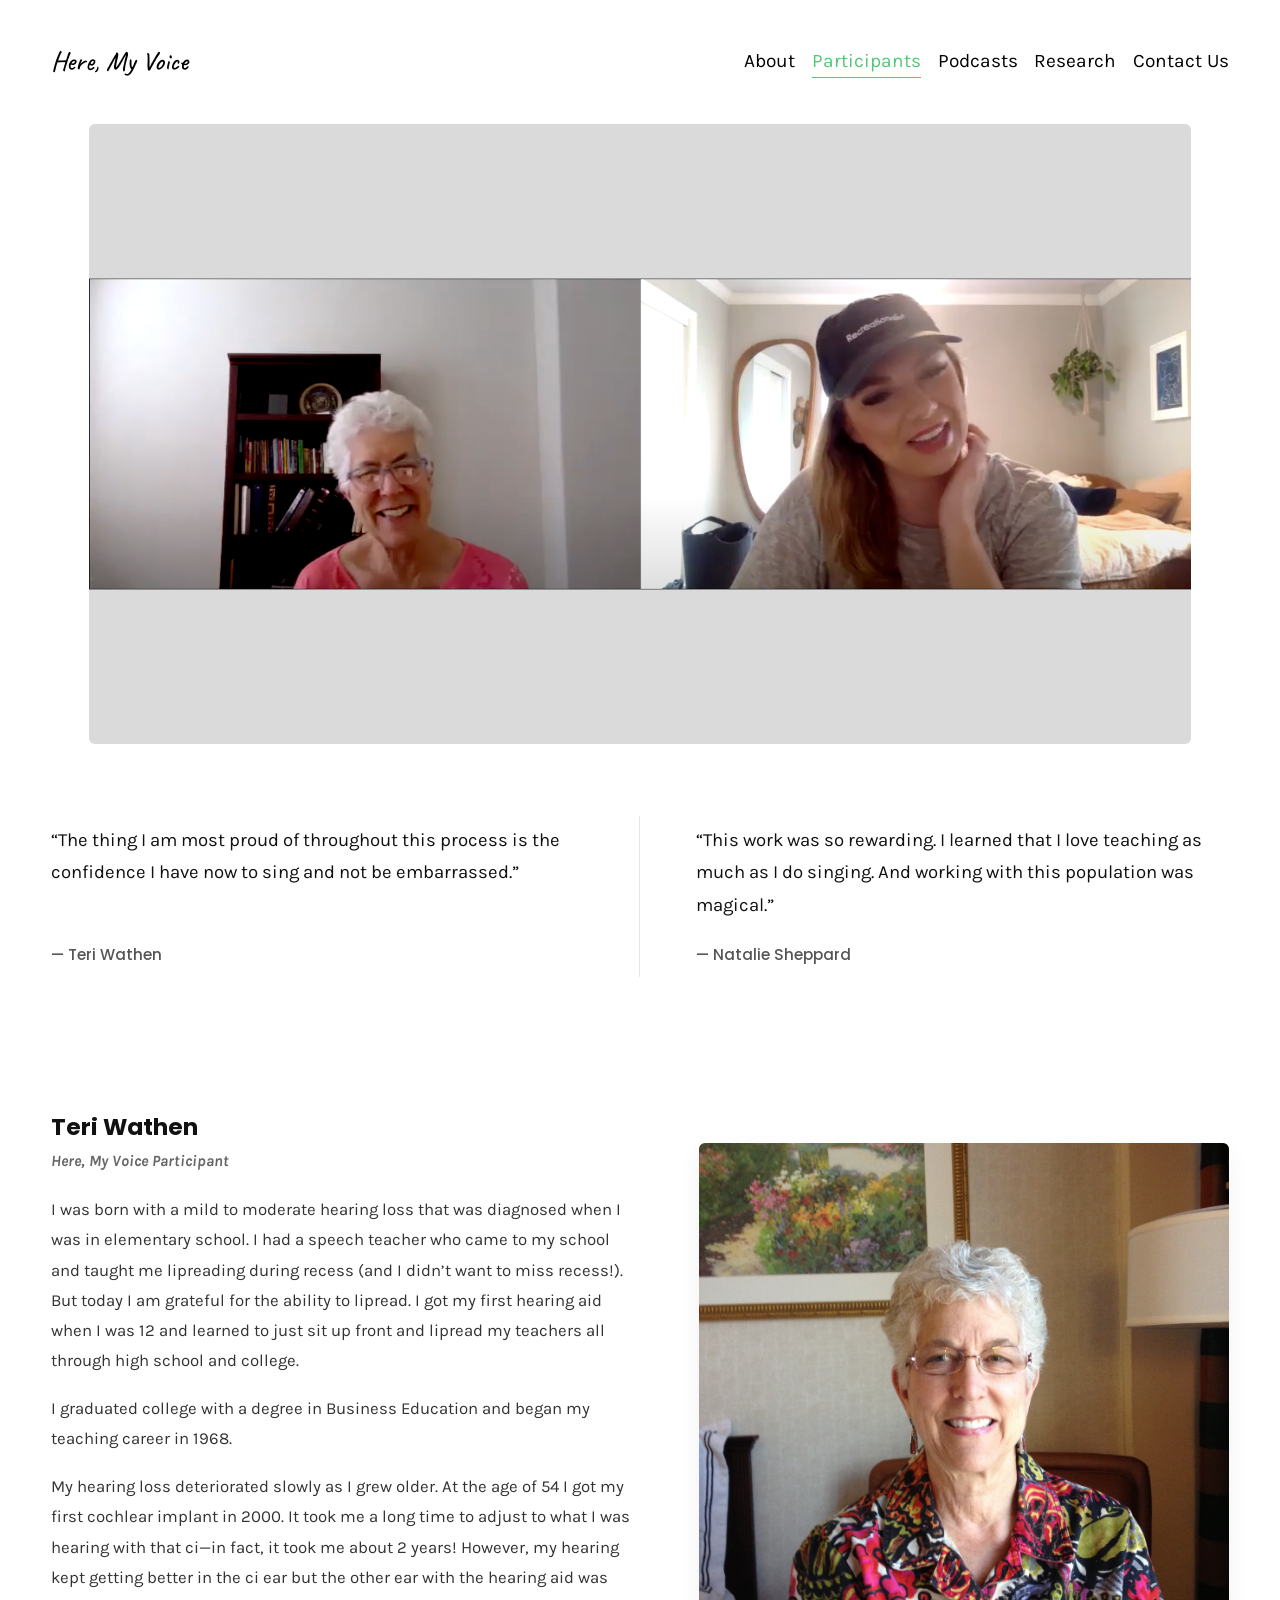
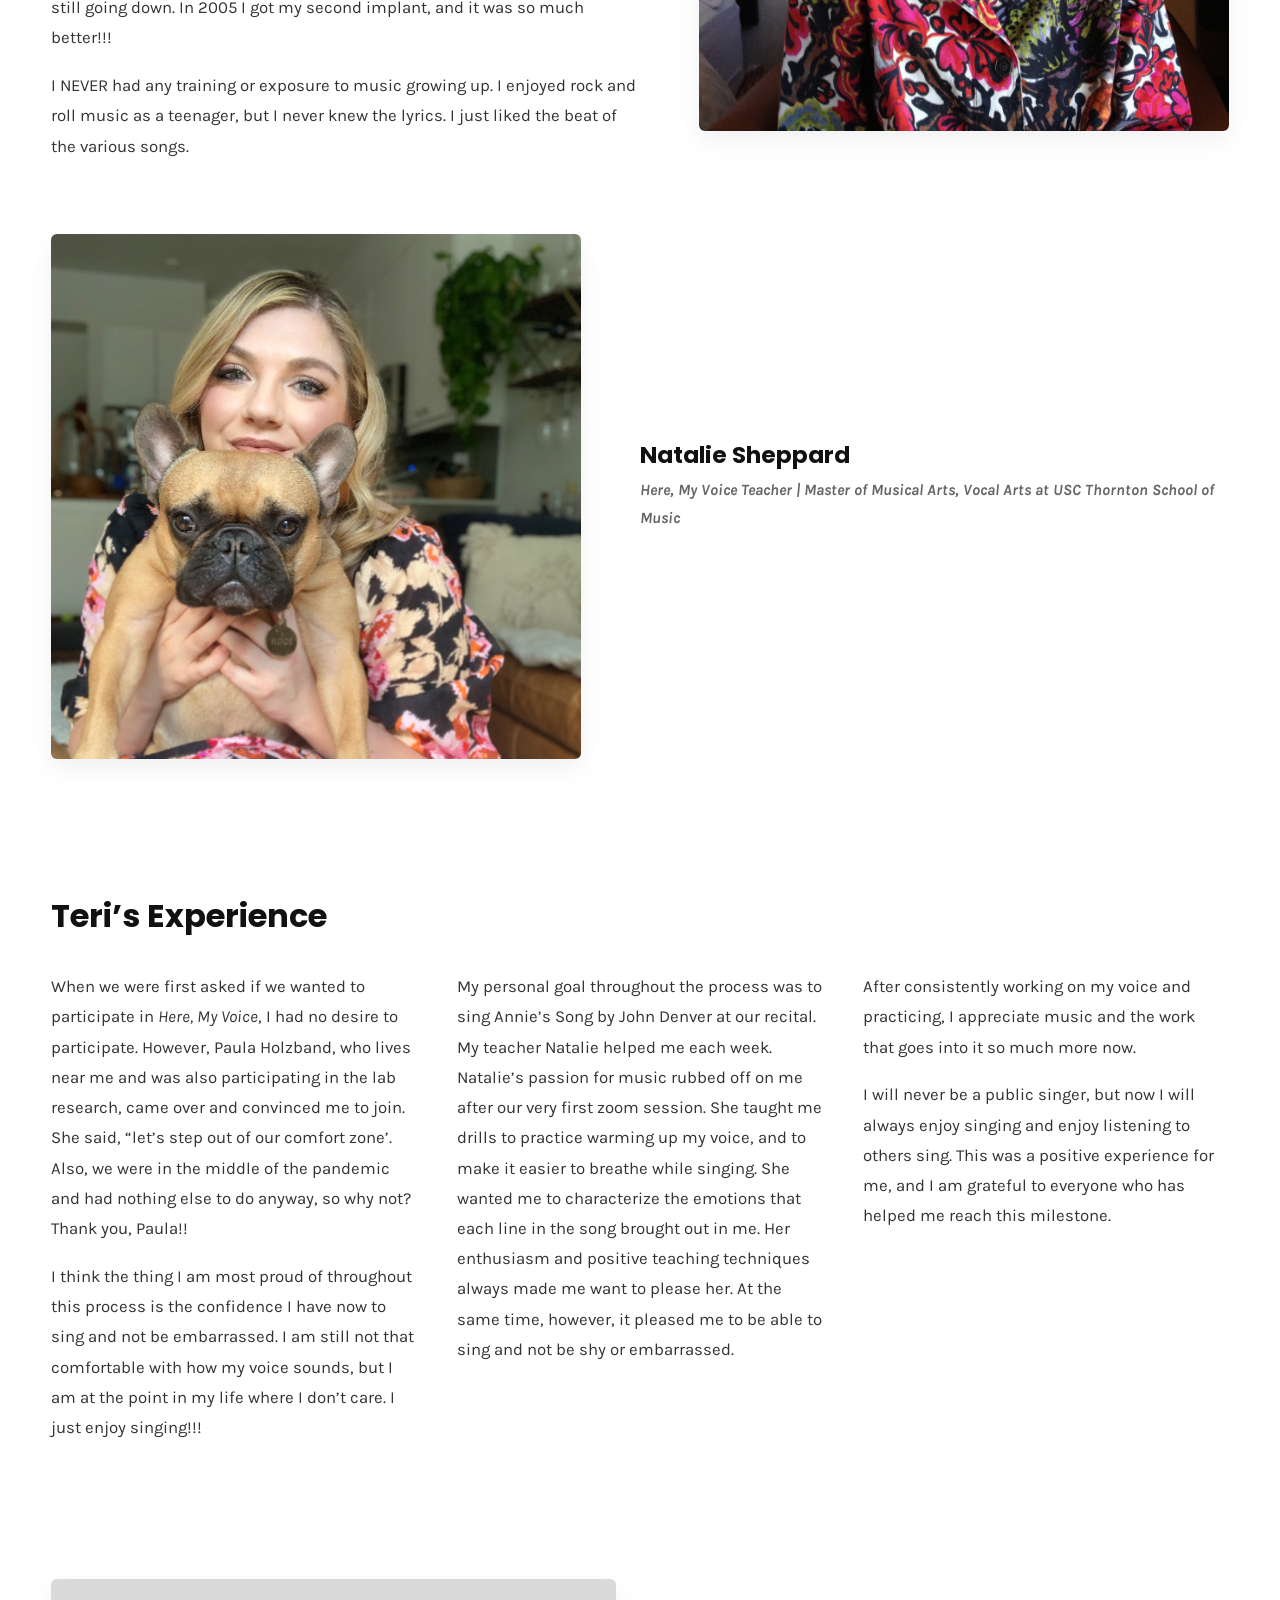
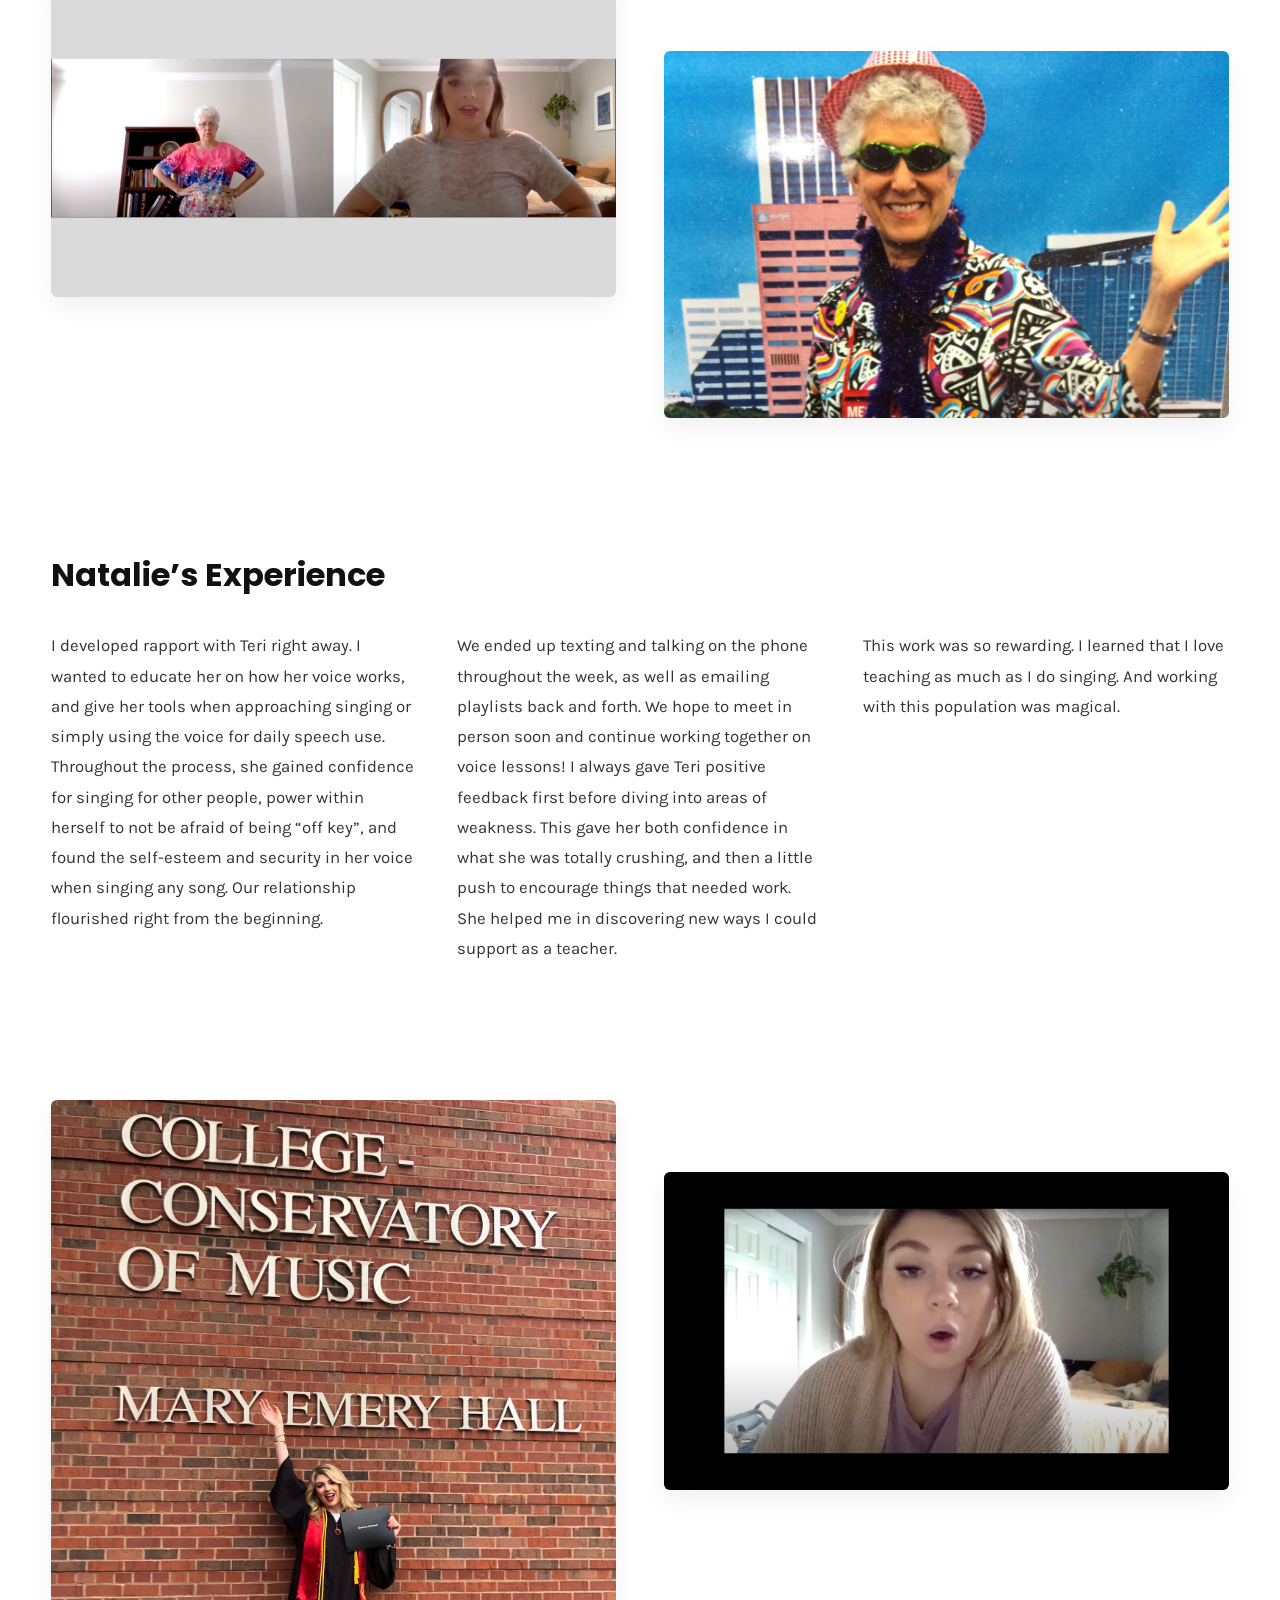
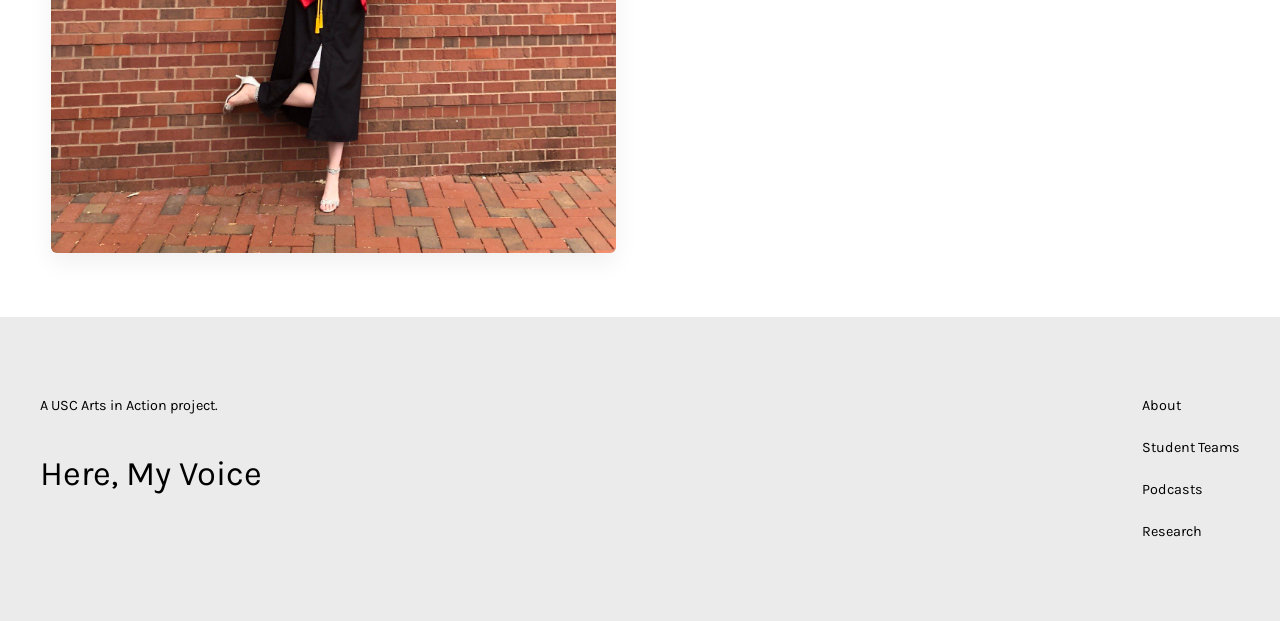
<file: teri-natalie.html>
<!doctype html>
<html lang="en-US">
  <head>
    <meta charset="utf-8" />
    <meta content="IE=edge,chrome=1" http-equiv="X-UA-Compatible" />
    <meta content="width=device-width, initial-scale=1" name="viewport" />
    <title>Teri &amp; Natalie — Here, My Voice</title>

    <link
      href="https://assets.squarespace.com/universal/default-favicon.ico"
      rel="icon"
      type="image/x-icon"
    />
    <link href="https://www.heremyvoice.org/teri-natalie" rel="canonical" />
    <meta content="Here, My Voice" property="og:site_name" />
    <meta content="Teri &amp; Natalie — Here, My Voice" property="og:title" />
    <meta
      content="https://www.heremyvoice.org/teri-natalie"
      property="og:url"
    />
    <meta content="website" property="og:type" />
    <meta content="" name="description" />

    <!-- Google Fonts -->
    <link rel="preconnect" href="https://fonts.googleapis.com" />
    <link rel="preconnect" href="https://fonts.gstatic.com" crossorigin />
    <link
      href="https://fonts.googleapis.com/css2?family=Caveat:wght@400..700&family=Karla:ital,wght@0,400;0,700;1,400;1,700&family=Poppins:ital,wght@0,400;0,500;0,700;1,400;1,700&display=swap"
      rel="stylesheet"
    />

    <!-- 本地頁面樣式表 -->
    <link href="style/teri-natalie.css" rel="stylesheet" />

    <style>
      body,
      button,
      input,
      textarea,
      select {
        font-family: "Poppins", "Karla", sans-serif;
        margin: 0;
        color: #111111;
        background-color: #ffffff;
      }

      .header-title,
      #site-title {
        font-family: "Caveat", cursive !important;
        font-size: 1.7rem !important;
        font-weight: 500;
      }

      header.header,
      .site-header {
        top: 0;
        left: 0;
        width: 100%;
        z-index: 1000;
      }

      main.container,
      #page {
        padding-top: 124px;
      }

      .content-wrapper {
        max-width: 1200px;
        margin: 0 auto;
        box-sizing: border-box;
      }

      /* 頂部主視覺橫幅 */
      .story-banner {
        width: 100%;
        padding: 0 4vw;
        box-sizing: border-box;
      }

      .story-banner-box {
        max-width: 1200px;
        margin: 0 auto;
        aspect-ratio: 16 / 9;
        max-height: 620px;
        overflow: hidden;
        border-radius: 6px;
        background-color: #d9d9d9;
      }

      .story-banner-box img {
        width: 100%;
        height: 100%;
        object-fit: cover;
        object-position: 50% 50%;
        display: block;
      }

      /* 雙引言區塊 */
      .story-quotes {
        width: 100%;
        padding: 4.5rem 4vw;
        box-sizing: border-box;
      }

      .story-quotes-inner {
        max-width: 1200px;
        margin: 0 auto;
        display: grid;
        grid-template-columns: repeat(2, minmax(0, 1fr));
        gap: 0;
        align-items: stretch;
      }

      .story-quote-item {
        display: flex;
        flex-direction: column;
        justify-content: space-between;
        text-align: left;
        padding: 0.5rem 3.5rem;
        box-sizing: border-box;
      }

      .story-quote-item:first-child {
        padding-left: 0;
        border-right: 1px solid #e5e5e5;
      }

      .story-quote-item:last-child {
        padding-right: 0;
      }

      .story-quote-text {
        font-family: "Karla", sans-serif;
        font-size: clamp(1.08rem, 1.45vw, 1.25rem);
        line-height: 1.75;
        color: #111111;
        margin: 0 0 1.25rem 0;
      }

      .story-quote-author {
        font-family: "Poppins", sans-serif;
        font-size: 0.95rem;
        font-weight: 500;
        color: #555555;
        margin: 0;
      }

      /* 人物介紹與上下交錯圖文區 */
      .story-section {
        width: 100%;
        padding: 4rem 4vw;
        box-sizing: border-box;
      }

      .story-row {
        display: flex;
        align-items: center;
        justify-content: space-between;
        gap: 5%;
        margin-bottom: 4.5rem;
      }

      .story-row:last-child {
        margin-bottom: 0;
      }

      .story-row--reverse {
        flex-direction: row-reverse;
      }

      .story-col-text {
        flex: 0 0 50%;
      }

      .story-col-media {
        flex: 0 0 45%;
      }

      .story-person-name {
        font-family: "Poppins", sans-serif;
        font-size: 1.45rem;
        font-weight: 700;
        margin: 0 0 0.35rem 0;
        color: #111111;
      }

      .story-person-role {
        font-family: "Karla", sans-serif;
        font-size: 0.98rem;
        font-style: italic;
        font-weight: 700;
        color: #666666;
        margin: 0 0 1.25rem 0;
      }

      .story-body-p {
        font-family: "Karla", sans-serif;
        font-size: 1.05rem;
        line-height: 1.8;
        color: #333333;
        margin: 0 0 1.1rem 0;
      }

      .story-body-p:last-child {
        margin-bottom: 0;
      }

      .story-frame {
        width: 100%;
        overflow: hidden;
        border-radius: 6px;
        background-color: #f3f3f3;
        box-shadow: 0 10px 25px rgba(0, 0, 0, 0.06);
      }

      .story-frame--teri {
        aspect-ratio: 1 / 1.11;
      }

      .story-frame--natalie {
        aspect-ratio: 1 / 0.99;
      }

      .story-frame img {
        width: 100%;
        height: 100%;
        object-fit: cover;
        display: block;
      }

      /* 心得三欄區塊 */
      .experience-section {
        width: 100%;
        padding: 4.5rem 4vw;
        box-sizing: border-box;
      }

      .experience-heading {
        font-family: "Poppins", sans-serif;
        font-size: clamp(1.6rem, 2.5vw, 2.1rem);
        font-weight: 700;
        margin: 0 0 2.25rem 0;
        color: #111111;
      }

      .experience-grid {
        display: grid;
        grid-template-columns: repeat(3, minmax(0, 1fr));
        gap: 2.5rem;
      }

      .experience-col {
        display: flex;
        flex-direction: column;
      }

      /* 雙圖展示區（上下交錯） */
      .gallery-pair-section {
        width: 100%;
        padding: 4rem 4vw;
        box-sizing: border-box;
      }

      .gallery-pair-grid {
        display: grid;
        grid-template-columns: repeat(2, minmax(0, 1fr));
        gap: 3rem;
        align-items: start;
      }

      .gallery-pair-item--offset {
        margin-top: 4.5rem;
      }

      .gallery-frame-16-9 {
        width: 100%;
        aspect-ratio: 16 / 9;
        overflow: hidden;
        border-radius: 6px;
        background-color: #f3f3f3;
        box-shadow: 0 10px 25px rgba(0, 0, 0, 0.06);
      }

      .gallery-frame-wide {
        width: 100%;
        aspect-ratio: 2448 / 1589;
        overflow: hidden;
        border-radius: 6px;
        background-color: #f3f3f3;
        box-shadow: 0 10px 25px rgba(0, 0, 0, 0.06);
      }

      .gallery-frame-portrait {
        width: 100%;
        aspect-ratio: 3 / 4;
        overflow: hidden;
        border-radius: 6px;
        background-color: #f3f3f3;
        box-shadow: 0 10px 25px rgba(0, 0, 0, 0.06);
      }

      .gallery-frame-16-9 img,
      .gallery-frame-wide img,
      .gallery-frame-portrait img {
        width: 100%;
        height: 100%;
        object-fit: cover;
        display: block;
      }

      /* 響應式斷點 */
      @media (max-width: 860px) {
        .story-row,
        .story-row--reverse {
          flex-direction: column;
          align-items: stretch;
          gap: 2rem;
          margin-bottom: 3rem;
        }

        .story-col-text,
        .story-col-media {
          flex: 0 0 100%;
          width: 100%;
        }

        .story-quotes-inner {
          grid-template-columns: 1fr;
          gap: 2.5rem;
        }

        .story-quote-item,
        .story-quote-item:first-child,
        .story-quote-item:last-child {
          padding: 0;
          border-right: none;
        }

        .story-quote-item:first-child {
          padding-bottom: 2.5rem;
          border-bottom: 1px solid #e5e5e5;
        }

        .experience-grid {
          grid-template-columns: 1fr;
          gap: 1.75rem;
        }

        .gallery-pair-grid {
          grid-template-columns: 1fr;
          gap: 2rem;
        }

        .gallery-pair-item--offset {
          margin-top: 0;
        }
      }
    </style>
  </head>

  <body class="participant-story-page">
    <div class="clearfix site-wrapper" id="siteWrapper">
      <!-- 導覽列 Header -->
      <header
        data-test="header"
        id="header"
        class="white-bold header theme-col--primary"
        data-section-theme="white-bold"
        data-controller="Header"
        data-section-id="header"
        data-header-style="theme"
        tabindex="-1"
      >
        <div class="sqs-announcement-bar-dropzone"></div>

        <div class="header-announcement-bar-wrapper">
          <a href="#page" class="header-skip-link sqs-button-element--primary">
            Skip to Content
          </a>

          <div
            class="header-border"
            data-header-style="theme"
            data-header-border="false"
            data-test="header-border"
          ></div>
          <div
            class="header-dropshadow"
            data-header-style="theme"
            data-header-dropshadow="false"
            data-test="header-dropshadow"
          ></div>

          <div
            class="header-inner container--fluid header-mobile-layout-logo-left-nav-right header-layout-nav-right"
            data-test="header-inner"
          >
            <div class="header-background theme-bg--primary"></div>

            <div class="header-display-desktop" data-content-field="site-title">
              <div class="header-title-nav-wrapper">
                <div class="header-title" data-animation-role="header-element">
                  <div class="header-title-text">
                    <a
                      id="site-title"
                      href="index.html"
                      data-animation-role="header-element"
                      >Here, My Voice</a
                    >
                  </div>
                </div>

                <div class="header-nav">
                  <div class="header-nav-wrapper">
                    <nav class="header-nav-list">
                      <div class="header-nav-item header-nav-item--collection">
                        <a
                          href="about.html"
                          data-animation-role="header-element"
                          >About</a
                        >
                      </div>
                      <div
                        class="header-nav-item header-nav-item--collection header-nav-item--active"
                      >
                        <a
                          href="participants.html"
                          data-animation-role="header-element"
                          >Participants</a
                        >
                      </div>
                      <div class="header-nav-item header-nav-item--collection">
                        <a
                          href="podcasts.html"
                          data-animation-role="header-element"
                          >Podcasts</a
                        >
                      </div>
                      <div class="header-nav-item header-nav-item--collection">
                        <a
                          href="research.html"
                          data-animation-role="header-element"
                          >Research</a
                        >
                      </div>
                      <div class="header-nav-item header-nav-item--collection">
                        <a
                          href="contact-us.html"
                          data-animation-role="header-element"
                          >Contact Us</a
                        >
                      </div>
                    </nav>
                  </div>
                </div>
              </div>

              <div class="header-actions header-actions--right">
                <div class="showOnMobile"></div>
                <div class="showOnDesktop"></div>
              </div>

              <div
                class="header-burger menu-overlay-has-visible-non-navigation-items no-actions"
                data-animation-role="header-element"
              >
                <button
                  class="header-burger-btn burger"
                  data-test="header-burger"
                >
                  <span
                    hidden
                    class="js-header-burger-open-title visually-hidden"
                    >Open Menu</span
                  >
                  <span
                    hidden
                    class="js-header-burger-close-title visually-hidden"
                    >Close Menu</span
                  >
                  <div class="burger-box">
                    <div
                      class="burger-inner header-menu-icon-doubleLineHamburger"
                    >
                      <div class="top-bun"></div>
                      <div class="patty"></div>
                      <div class="bottom-bun"></div>
                    </div>
                  </div>
                </button>
              </div>
            </div>

            <!-- 手機版 Header -->
            <div class="header-display-mobile" data-content-field="site-title">
              <div class="header-title-nav-wrapper">
                <div class="header-title" data-animation-role="header-element">
                  <div class="header-title-text">
                    <a
                      id="site-title"
                      href="index.html"
                      data-animation-role="header-element"
                      >Here, My Voice</a
                    >
                  </div>
                </div>
                <div class="header-nav">
                  <div class="header-nav-wrapper">
                    <nav class="header-nav-list">
                      <div class="header-nav-item header-nav-item--collection">
                        <a
                          href="about.html"
                          data-animation-role="header-element"
                          >About</a
                        >
                      </div>
                      <div
                        class="header-nav-item header-nav-item--collection header-nav-item--active"
                      >
                        <a
                          href="participants.html"
                          data-animation-role="header-element"
                          >Participants</a
                        >
                      </div>
                      <div class="header-nav-item header-nav-item--collection">
                        <a
                          href="podcasts.html"
                          data-animation-role="header-element"
                          >Podcasts</a
                        >
                      </div>
                      <div class="header-nav-item header-nav-item--collection">
                        <a
                          href="research.html"
                          data-animation-role="header-element"
                          >Research</a
                        >
                      </div>
                      <div class="header-nav-item header-nav-item--collection">
                        <a
                          href="contact-us.html"
                          data-animation-role="header-element"
                          >Contact Us</a
                        >
                      </div>
                    </nav>
                  </div>
                </div>
              </div>
            </div>
          </div>
        </div>
      </header>

      <!-- 主要內容 Main -->
      <main class="container" id="page" role="main">
        <article class="page-regions" id="page-regions">
          <!-- 1. 頂部橫幅圖片 -->
          <div class="story-banner">
            <div class="story-banner-box">
              <img
                src="images/13.png"
                alt="Teri and Natalie — Here, My Voice"
                loading="eager"
              />
            </div>
          </div>

          <!-- 2. 雙引言 -->
          <section class="story-quotes">
            <div class="story-quotes-inner">
              <div class="story-quote-item">
                <p class="story-quote-text">
                  “The thing I am most proud of throughout this process is the
                  confidence I have now to sing and not be embarrassed.”
                </p>
                <p class="story-quote-author">— Teri Wathen</p>
              </div>

              <div class="story-quote-item">
                <p class="story-quote-text">
                  “This work was so rewarding. I learned that I love teaching as
                  much as I do singing. And working with this population was
                  magical.”
                </p>
                <p class="story-quote-author">— Natalie Sheppard</p>
              </div>
            </div>
          </section>

          <!-- 3. 人物簡介（Teri 左文右圖、Natalie 左圖右文） -->
          <section class="story-section">
            <div class="content-wrapper">
              <!-- Teri 簡介 -->
              <div class="story-row">
                <div class="story-col-text">
                  <h1 class="story-person-name">Teri Wathen</h1>
                  <p class="story-person-role">Here, My Voice Participant</p>
                  <p class="story-body-p">
                    I was born with a mild to moderate hearing loss that was
                    diagnosed when I was in elementary school. I had a speech
                    teacher who came to my school and taught me lipreading
                    during recess (and I didn’t want to miss recess!). But today
                    I am grateful for the ability to lipread. I got my first
                    hearing aid when I was 12 and learned to just sit up front
                    and lipread my teachers all through high school and college.
                  </p>
                  <p class="story-body-p">
                    I graduated college with a degree in Business Education and
                    began my teaching career in 1968.
                  </p>
                  <p class="story-body-p">
                    My hearing loss deteriorated slowly as I grew older. At the
                    age of 54 I got my first cochlear implant in 2000. It took
                    me a long time to adjust to what I was hearing with that
                    ci—in fact, it took me about 2 years! However, my hearing
                    kept getting better in the ci ear but the other ear with the
                    hearing aid was still going down. In 2005 I got my second
                    implant, and it was so much better!!!
                  </p>
                  <p class="story-body-p">
                    I NEVER had any training or exposure to music growing up. I
                    enjoyed rock and roll music as a teenager, but I never knew
                    the lyrics. I just liked the beat of the various songs.
                  </p>
                </div>

                <div class="story-col-media">
                  <div class="story-frame story-frame--teri">
                    <img
                      src="images/teri27siphonepictures019.jpg"
                      alt="Teri Wathen"
                      style="object-position: 50% 70%"
                      loading="lazy"
                    />
                  </div>
                </div>
              </div>

              <!-- Natalie 簡介 -->
              <div class="story-row story-row--reverse">
                <div class="story-col-text">
                  <h2 class="story-person-name">Natalie Sheppard</h2>
                  <p class="story-person-role">
                    Here, My Voice Teacher | Master of Musical Arts, Vocal Arts
                    at USC Thornton School of Music
                  </p>
                </div>

                <div class="story-col-media">
                  <div class="story-frame story-frame--natalie">
                    <img
                      src="images/image_6487327.JPG"
                      alt="Natalie Sheppard"
                      style="object-position: 46.43% 0%"
                      loading="lazy"
                    />
                  </div>
                </div>
              </div>
            </div>
          </section>

          <!-- 4. Teri's Experience -->
          <section class="experience-section">
            <div class="content-wrapper">
              <h2 class="experience-heading">Teri’s Experience</h2>
              <div class="experience-grid">
                <div class="experience-col">
                  <p class="story-body-p">
                    When we were first asked if we wanted to participate in
                    <i>Here, My Voice</i>, I had no desire to participate.
                    However, Paula Holzband, who lives near me and was also
                    participating in the lab research, came over and convinced
                    me to join. She said, “let’s step out of our comfort zone’.
                    Also, we were in the middle of the pandemic and had nothing
                    else to do anyway, so why not? Thank you, Paula!!
                  </p>
                  <p class="story-body-p">
                    I think the thing I am most proud of throughout this process
                    is the confidence I have now to sing and not be embarrassed.
                    I am still not that comfortable with how my voice sounds,
                    but I am at the point in my life where I don’t care. I just
                    enjoy singing!!!
                  </p>
                </div>

                <div class="experience-col">
                  <p class="story-body-p">
                    My personal goal throughout the process was to sing Annie’s
                    Song by John Denver at our recital. My teacher Natalie
                    helped me each week. Natalie’s passion for music rubbed off
                    on me after our very first zoom session. She taught me
                    drills to practice warming up my voice, and to make it
                    easier to breathe while singing. She wanted me to
                    characterize the emotions that each line in the song brought
                    out in me. Her enthusiasm and positive teaching techniques
                    always made me want to please her. At the same time,
                    however, it pleased me to be able to sing and not be shy or
                    embarrassed.
                  </p>
                </div>

                <div class="experience-col">
                  <p class="story-body-p">
                    After consistently working on my voice and practicing, I
                    appreciate music and the work that goes into it so much more
                    now.
                  </p>
                  <p class="story-body-p">
                    I will never be a public singer, but now I will always enjoy
                    singing and enjoy listening to others sing. This was a
                    positive experience for me, and I am grateful to everyone
                    who has helped me reach this milestone.
                  </p>
                </div>
              </div>
            </div>
          </section>

          <!-- 5. 雙圖展示一（10.png & teri's iphone pictures 052.JPG） -->
          <section class="gallery-pair-section">
            <div class="content-wrapper">
              <div class="gallery-pair-grid">
                <div class="gallery-frame-16-9">
                  <img
                    src="images/10.png"
                    alt="Teri and Natalie session moment"
                    style="object-position: 50% 50%"
                    loading="lazy"
                  />
                </div>
                <div class="gallery-frame-wide gallery-pair-item--offset">
                  <img
                    src="images/teri27siphonepictures052.jpg"
                    alt="Photo shared by Teri"
                    style="object-position: 44.13% 22%"
                    loading="lazy"
                  />
                </div>
              </div>
            </div>
          </section>

          <!-- 6. Natalie's Experience -->
          <section class="experience-section">
            <div class="content-wrapper">
              <h2 class="experience-heading">Natalie’s Experience</h2>
              <div class="experience-grid">
                <div class="experience-col">
                  <p class="story-body-p">
                    I developed rapport with Teri right away. I wanted to
                    educate her on how her voice works, and give her tools when
                    approaching singing or simply using the voice for daily
                    speech use. Throughout the process, she gained confidence
                    for singing for other people, power within herself to not be
                    afraid of being “off key”, and found the self-esteem and
                    security in her voice when singing any song. Our
                    relationship flourished right from the beginning.
                  </p>
                </div>

                <div class="experience-col">
                  <p class="story-body-p">
                    We ended up texting and talking on the phone throughout the
                    week, as well as emailing playlists back and forth. We hope
                    to meet in person soon and continue working together on
                    voice lessons! I always gave Teri positive feedback first
                    before diving into areas of weakness. This gave her both
                    confidence in what she was totally crushing, and then a
                    little push to encourage things that needed work. She helped
                    me in discovering new ways I could support as a teacher.
                  </p>
                </div>

                <div class="experience-col">
                  <p class="story-body-p">
                    This work was so rewarding. I learned that I love teaching
                    as much as I do singing. And working with this population
                    was magical.
                  </p>
                </div>
              </div>
            </div>
          </section>

          <!-- 7. 雙圖展示二（image_6487327 (1).JPG & natalie@2x.png） -->
          <section class="gallery-pair-section">
            <div class="content-wrapper">
              <div class="gallery-pair-grid">
                <div class="gallery-frame-portrait">
                  <img
                    src="images/image_648732728129.jpg"
                    alt="Teri and Natalie highlight portrait"
                    style="object-position: 50% 50%"
                    loading="lazy"
                  />
                </div>
                <div class="gallery-frame-16-9 gallery-pair-item--offset">
                  <img
                    src="images/natalie402x.png"
                    alt="Natalie Sheppard feature scene"
                    style="object-position: 50% 50%"
                    loading="lazy"
                  />
                </div>
              </div>
            </div>
          </section>
        </article>
      </main>

      <!-- 頁尾 Footer -->
      <footer
        class="sections"
        id="footer-sections"
        style="padding: 60px 0; background-color: #ebebeb"
      >
        <div class="content-wrapper">
          <div
            class="content"
            style="
              max-width: 1200px;
              margin: 0 auto;
              display: flex;
              justify-content: space-between;
            "
          >
            <div>
              <p class="sqsrte-small">A USC Arts in Action project.</p>
              <h3>Here, My Voice</h3>
            </div>
            <div>
              <p class="sqsrte-small">About</p>
              <p class="sqsrte-small">Student Teams</p>
              <p class="sqsrte-small">Podcasts</p>
              <p class="sqsrte-small">Research</p>
            </div>
          </div>
        </div>
      </footer>
    </div>
  </body>
</html>
</file>
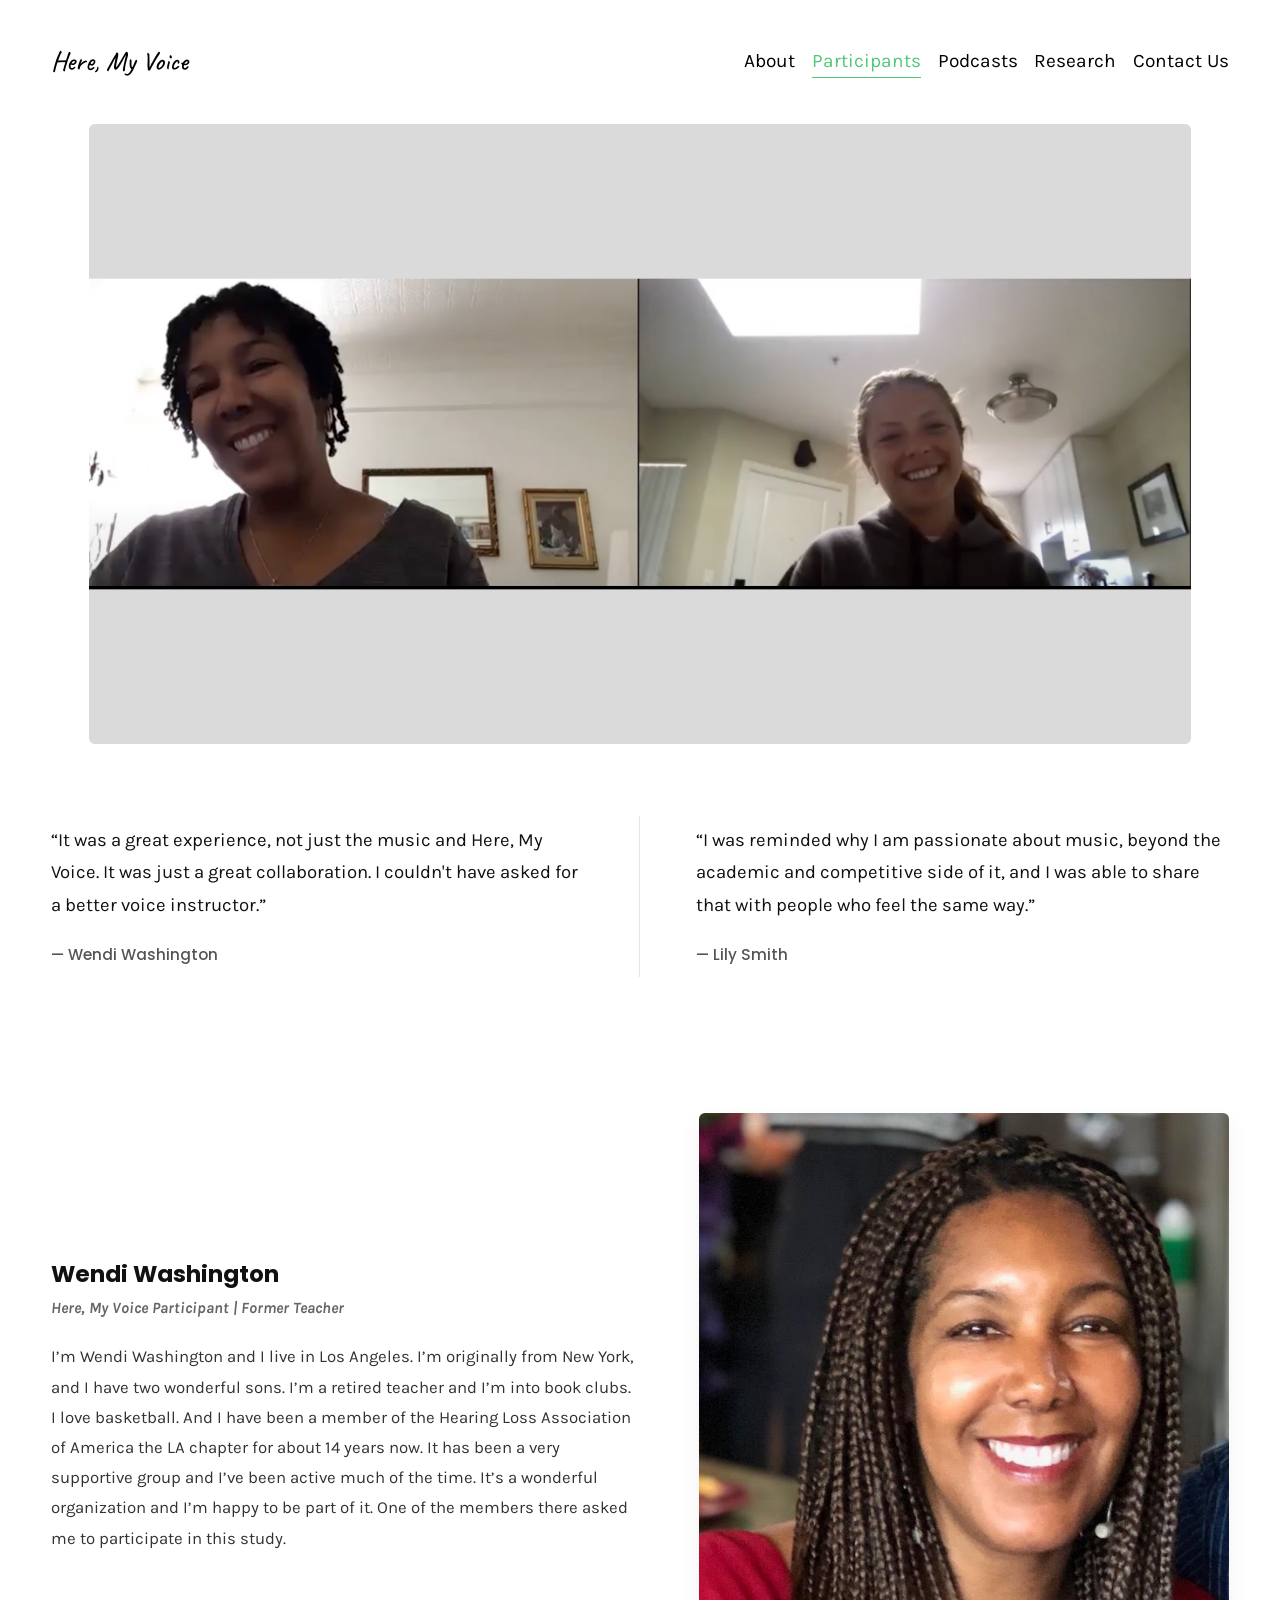
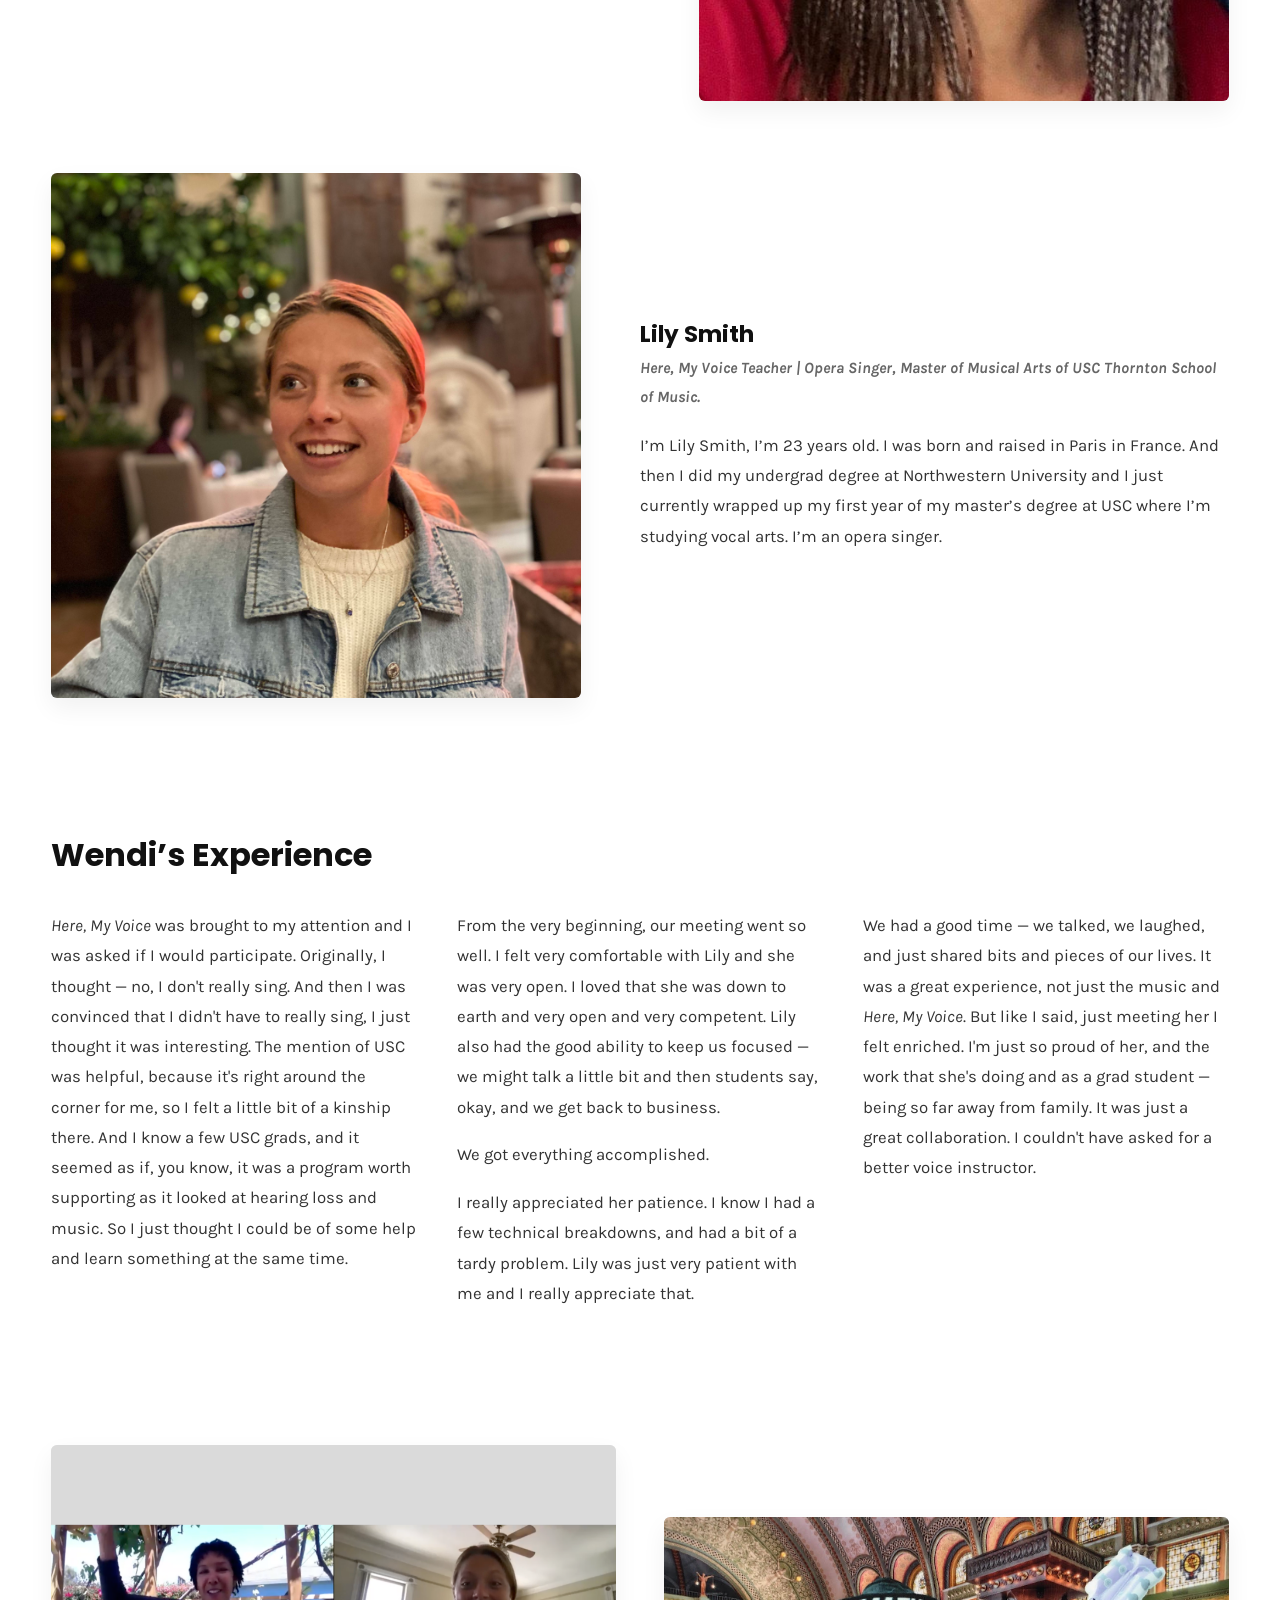
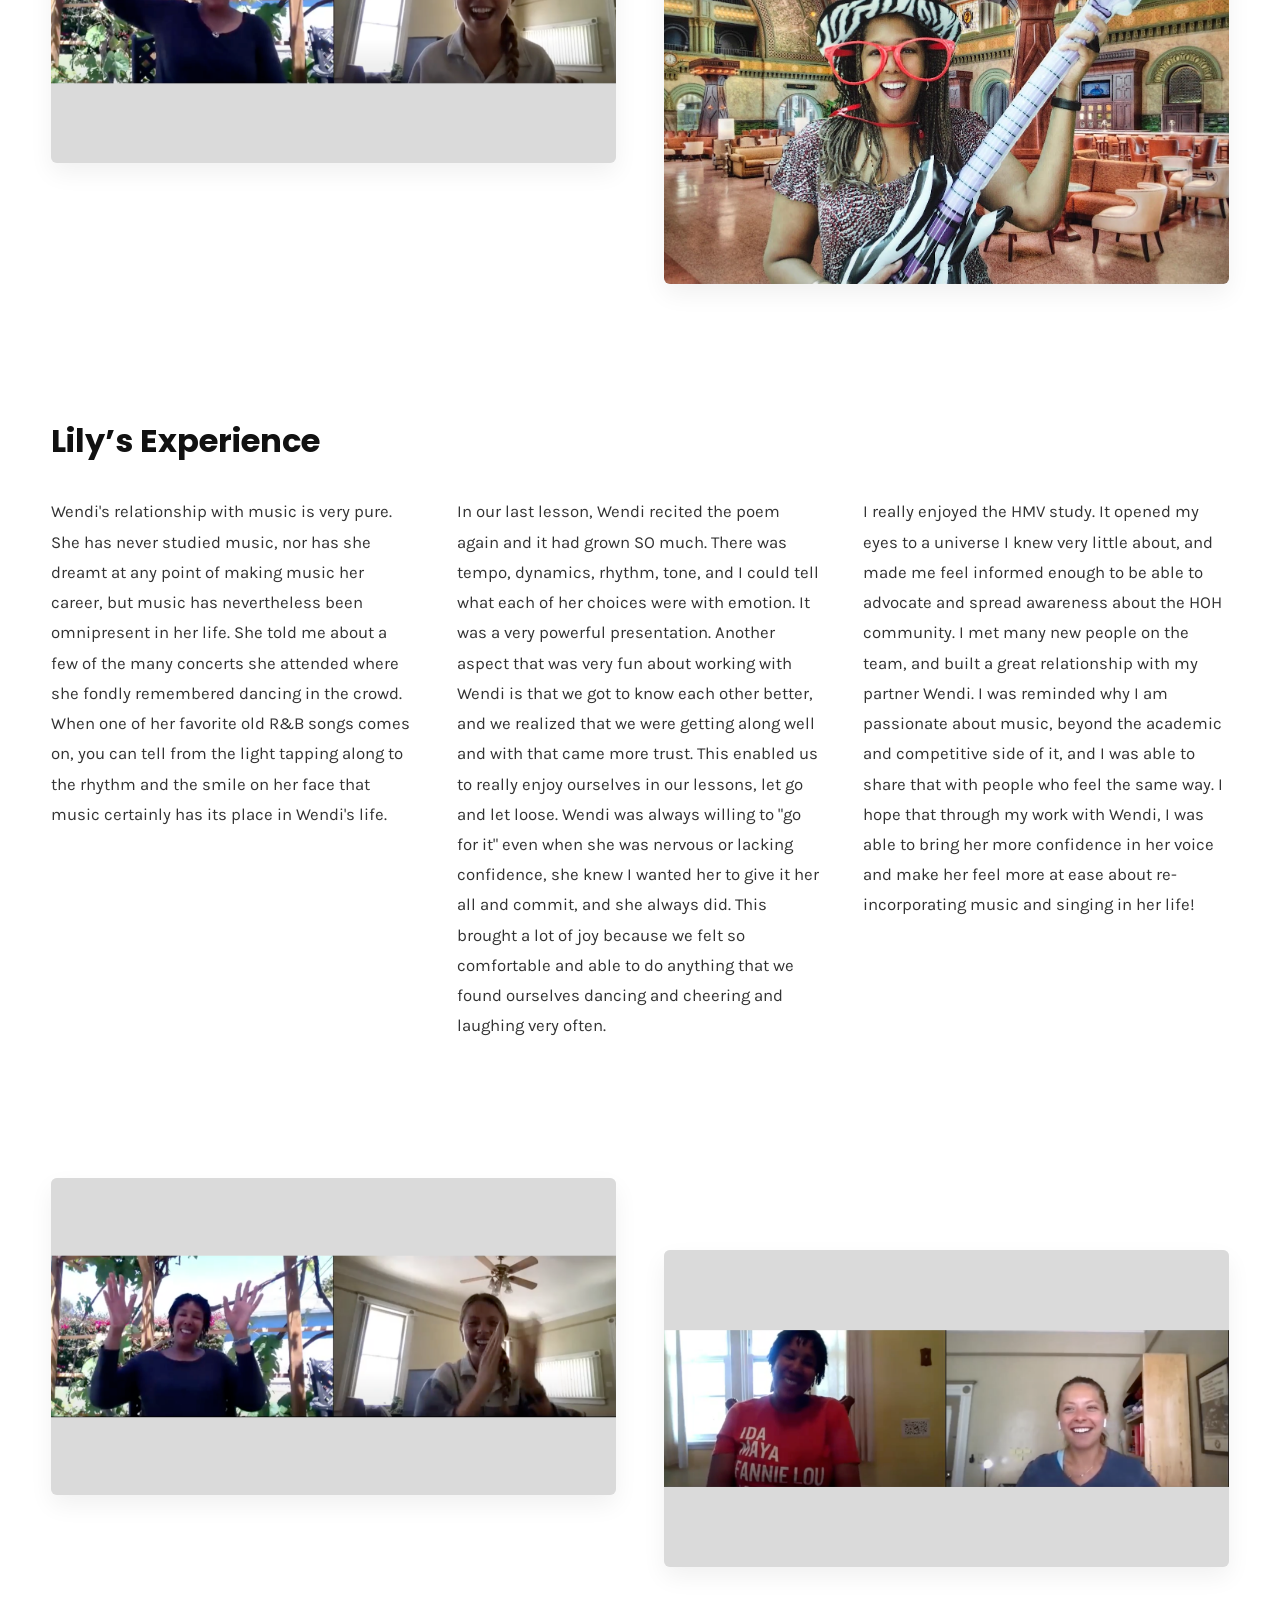
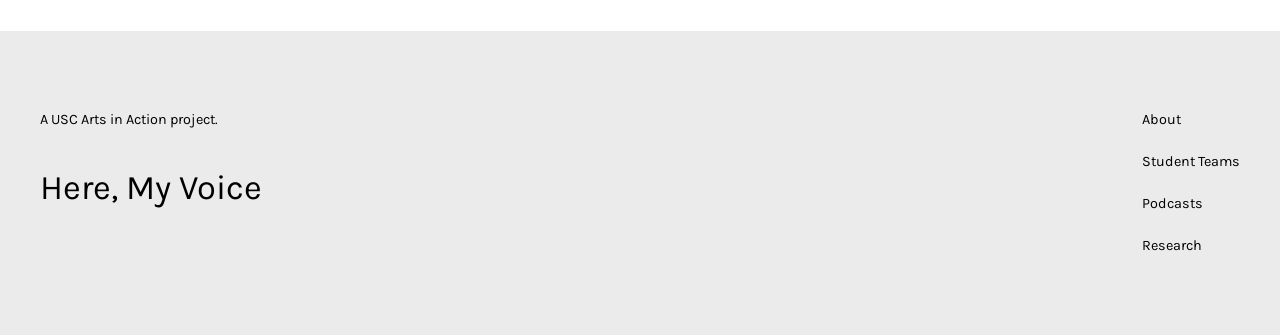
<file: wendi-lily.html>
<!doctype html>
<html lang="en-US">
  <head>
    <meta charset="utf-8" />
    <meta content="IE=edge,chrome=1" http-equiv="X-UA-Compatible" />
    <meta content="width=device-width, initial-scale=1" name="viewport" />
    <title>Wendi &amp; Lily — Here, My Voice</title>

    <link
      href="https://assets.squarespace.com/universal/default-favicon.ico"
      rel="icon"
      type="image/x-icon"
    />
    <link href="https://www.heremyvoice.org/wendi-lily" rel="canonical" />
    <meta content="Here, My Voice" property="og:site_name" />
    <meta content="Wendi &amp; Lily — Here, My Voice" property="og:title" />
    <meta content="https://www.heremyvoice.org/wendi-lily" property="og:url" />
    <meta content="website" property="og:type" />
    <meta content="" name="description" />

    <!-- Google Fonts -->
    <link rel="preconnect" href="https://fonts.googleapis.com" />
    <link rel="preconnect" href="https://fonts.gstatic.com" crossorigin />
    <link
      href="https://fonts.googleapis.com/css2?family=Caveat:wght@400..700&family=Karla:ital,wght@0,400;0,700;1,400;1,700&family=Poppins:ital,wght@0,400;0,500;0,700;1,400;1,700&display=swap"
      rel="stylesheet"
    />

    <!-- 本地頁面樣式表 -->
    <link href="style/wendi-lily.css" rel="stylesheet" />

    <style>
      body,
      button,
      input,
      textarea,
      select {
        font-family: "Poppins", "Karla", sans-serif;
        margin: 0;
        color: #111111;
        background-color: #ffffff;
      }

      .header-title,
      #site-title {
        font-family: "Caveat", cursive !important;
        font-size: 1.7rem !important;
        font-weight: 500;
      }

      header.header,
      .site-header {
        top: 0;
        left: 0;
        width: 100%;
        z-index: 1000;
      }

      main.container,
      #page {
        padding-top: 124px;
      }

      .content-wrapper {
        max-width: 1200px;
        margin: 0 auto;
        box-sizing: border-box;
      }

      /* 頂部主視覺橫幅 */
      .story-banner {
        width: 100%;
        padding: 0 4vw;
        box-sizing: border-box;
      }

      .story-banner-box {
        max-width: 1200px;
        margin: 0 auto;
        aspect-ratio: 16 / 9;
        max-height: 620px;
        overflow: hidden;
        border-radius: 6px;
        background-color: #d9d9d9;
      }

      .story-banner-box img {
        width: 100%;
        height: 100%;
        object-fit: cover;
        object-position: 50% 50%;
        display: block;
      }

      /* 雙引言區塊 */
      .story-quotes {
        width: 100%;
        padding: 4.5rem 4vw;
        box-sizing: border-box;
      }

      .story-quotes-inner {
        max-width: 1200px;
        margin: 0 auto;
        display: grid;
        grid-template-columns: repeat(2, minmax(0, 1fr));
        gap: 0;
        align-items: stretch;
      }

      .story-quote-item {
        display: flex;
        flex-direction: column;
        justify-content: space-between;
        text-align: left;
        padding: 0.5rem 3.5rem;
        box-sizing: border-box;
      }

      .story-quote-item:first-child {
        padding-left: 0;
        border-right: 1px solid #e5e5e5;
      }

      .story-quote-item:last-child {
        padding-right: 0;
      }

      .story-quote-text {
        font-family: "Karla", sans-serif;
        font-size: clamp(1.08rem, 1.45vw, 1.25rem);
        line-height: 1.75;
        color: #111111;
        margin: 0 0 1.25rem 0;
      }

      .story-quote-author {
        font-family: "Poppins", sans-serif;
        font-size: 0.95rem;
        font-weight: 500;
        color: #555555;
        margin: 0;
      }

      /* 人物介紹與上下交錯圖文區 */
      .story-section {
        width: 100%;
        padding: 4rem 4vw;
        box-sizing: border-box;
      }

      .story-row {
        display: flex;
        align-items: center;
        justify-content: space-between;
        gap: 5%;
        margin-bottom: 4.5rem;
      }

      .story-row:last-child {
        margin-bottom: 0;
      }

      .story-row--reverse {
        flex-direction: row-reverse;
      }

      .story-col-text {
        flex: 0 0 50%;
      }

      .story-col-media {
        flex: 0 0 45%;
      }

      .story-person-name {
        font-family: "Poppins", sans-serif;
        font-size: 1.45rem;
        font-weight: 700;
        margin: 0 0 0.35rem 0;
        color: #111111;
      }

      .story-person-role {
        font-family: "Karla", sans-serif;
        font-size: 0.98rem;
        font-style: italic;
        font-weight: 700;
        color: #666666;
        margin: 0 0 1.25rem 0;
      }

      .story-body-p {
        font-family: "Karla", sans-serif;
        font-size: 1.05rem;
        line-height: 1.8;
        color: #333333;
        margin: 0 0 1.1rem 0;
      }

      .story-body-p:last-child {
        margin-bottom: 0;
      }

      .story-frame {
        width: 100%;
        overflow: hidden;
        border-radius: 6px;
        background-color: #f3f3f3;
        box-shadow: 0 10px 25px rgba(0, 0, 0, 0.06);
      }

      .story-frame--wendi {
        aspect-ratio: 1 / 1.11;
      }

      .story-frame--lily {
        aspect-ratio: 1 / 0.99;
      }

      .story-frame img {
        width: 100%;
        height: 100%;
        object-fit: cover;
        display: block;
      }

      /* 心得三欄區塊 */
      .experience-section {
        width: 100%;
        padding: 4.5rem 4vw;
        box-sizing: border-box;
      }

      .experience-heading {
        font-family: "Poppins", sans-serif;
        font-size: clamp(1.6rem, 2.5vw, 2.1rem);
        font-weight: 700;
        margin: 0 0 2.25rem 0;
        color: #111111;
      }

      .experience-grid {
        display: grid;
        grid-template-columns: repeat(3, minmax(0, 1fr));
        gap: 2.5rem;
      }

      .experience-col {
        display: flex;
        flex-direction: column;
      }

      /* 雙圖展示區（上下交錯） */
      .gallery-pair-section {
        width: 100%;
        padding: 4rem 4vw;
        box-sizing: border-box;
      }

      .gallery-pair-grid {
        display: grid;
        grid-template-columns: repeat(2, minmax(0, 1fr));
        gap: 3rem;
        align-items: start;
      }

      .gallery-pair-item--offset {
        margin-top: 4.5rem;
      }

      .gallery-frame-16-9 {
        width: 100%;
        aspect-ratio: 16 / 9;
        overflow: hidden;
        border-radius: 6px;
        background-color: #f3f3f3;
        box-shadow: 0 10px 25px rgba(0, 0, 0, 0.06);
      }

      .gallery-frame-wide {
        width: 100%;
        aspect-ratio: 1659 / 1077;
        overflow: hidden;
        border-radius: 6px;
        background-color: #f3f3f3;
        box-shadow: 0 10px 25px rgba(0, 0, 0, 0.06);
      }

      .gallery-frame-16-9 img,
      .gallery-frame-wide img {
        width: 100%;
        height: 100%;
        object-fit: cover;
        display: block;
      }

      /* 響應式斷點 */
      @media (max-width: 860px) {
        .story-row,
        .story-row--reverse {
          flex-direction: column;
          align-items: stretch;
          gap: 2rem;
          margin-bottom: 3rem;
        }

        .story-col-text,
        .story-col-media {
          flex: 0 0 100%;
          width: 100%;
        }

        .story-quotes-inner {
          grid-template-columns: 1fr;
          gap: 2.5rem;
        }

        .story-quote-item,
        .story-quote-item:first-child,
        .story-quote-item:last-child {
          padding: 0;
          border-right: none;
        }

        .story-quote-item:first-child {
          padding-bottom: 2.5rem;
          border-bottom: 1px solid #e5e5e5;
        }

        .experience-grid {
          grid-template-columns: 1fr;
          gap: 1.75rem;
        }

        .gallery-pair-grid {
          grid-template-columns: 1fr;
          gap: 2rem;
        }

        .gallery-pair-item--offset {
          margin-top: 0;
        }
      }
    </style>
  </head>

  <body class="participant-story-page">
    <div class="clearfix site-wrapper" id="siteWrapper">
      <!-- 導覽列 Header -->
      <header
        data-test="header"
        id="header"
        class="white-bold header theme-col--primary"
        data-section-theme="white-bold"
        data-controller="Header"
        data-section-id="header"
        data-header-style="theme"
        tabindex="-1"
      >
        <div class="sqs-announcement-bar-dropzone"></div>

        <div class="header-announcement-bar-wrapper">
          <a href="#page" class="header-skip-link sqs-button-element--primary">
            Skip to Content
          </a>

          <div
            class="header-border"
            data-header-style="theme"
            data-header-border="false"
            data-test="header-border"
          ></div>
          <div
            class="header-dropshadow"
            data-header-style="theme"
            data-header-dropshadow="false"
            data-test="header-dropshadow"
          ></div>

          <div
            class="header-inner container--fluid header-mobile-layout-logo-left-nav-right header-layout-nav-right"
            data-test="header-inner"
          >
            <div class="header-background theme-bg--primary"></div>

            <div class="header-display-desktop" data-content-field="site-title">
              <div class="header-title-nav-wrapper">
                <div class="header-title" data-animation-role="header-element">
                  <div class="header-title-text">
                    <a
                      id="site-title"
                      href="index.html"
                      data-animation-role="header-element"
                      >Here, My Voice</a
                    >
                  </div>
                </div>

                <div class="header-nav">
                  <div class="header-nav-wrapper">
                    <nav class="header-nav-list">
                      <div class="header-nav-item header-nav-item--collection">
                        <a
                          href="about.html"
                          data-animation-role="header-element"
                          >About</a
                        >
                      </div>
                      <div
                        class="header-nav-item header-nav-item--collection header-nav-item--active"
                      >
                        <a
                          href="participants.html"
                          data-animation-role="header-element"
                          >Participants</a
                        >
                      </div>
                      <div class="header-nav-item header-nav-item--collection">
                        <a
                          href="podcasts.html"
                          data-animation-role="header-element"
                          >Podcasts</a
                        >
                      </div>
                      <div class="header-nav-item header-nav-item--collection">
                        <a
                          href="research.html"
                          data-animation-role="header-element"
                          >Research</a
                        >
                      </div>
                      <div class="header-nav-item header-nav-item--collection">
                        <a
                          href="contact-us.html"
                          data-animation-role="header-element"
                          >Contact Us</a
                        >
                      </div>
                    </nav>
                  </div>
                </div>
              </div>

              <div class="header-actions header-actions--right">
                <div class="showOnMobile"></div>
                <div class="showOnDesktop"></div>
              </div>

              <div
                class="header-burger menu-overlay-has-visible-non-navigation-items no-actions"
                data-animation-role="header-element"
              >
                <button
                  class="header-burger-btn burger"
                  data-test="header-burger"
                >
                  <span
                    hidden
                    class="js-header-burger-open-title visually-hidden"
                    >Open Menu</span
                  >
                  <span
                    hidden
                    class="js-header-burger-close-title visually-hidden"
                    >Close Menu</span
                  >
                  <div class="burger-box">
                    <div
                      class="burger-inner header-menu-icon-doubleLineHamburger"
                    >
                      <div class="top-bun"></div>
                      <div class="patty"></div>
                      <div class="bottom-bun"></div>
                    </div>
                  </div>
                </button>
              </div>
            </div>

            <!-- 手機版 Header -->
            <div class="header-display-mobile" data-content-field="site-title">
              <div class="header-title-nav-wrapper">
                <div class="header-title" data-animation-role="header-element">
                  <div class="header-title-text">
                    <a
                      id="site-title"
                      href="index.html"
                      data-animation-role="header-element"
                      >Here, My Voice</a
                    >
                  </div>
                </div>
                <div class="header-nav">
                  <div class="header-nav-wrapper">
                    <nav class="header-nav-list">
                      <div class="header-nav-item header-nav-item--collection">
                        <a
                          href="about.html"
                          data-animation-role="header-element"
                          >About</a
                        >
                      </div>
                      <div
                        class="header-nav-item header-nav-item--collection header-nav-item--active"
                      >
                        <a
                          href="participants.html"
                          data-animation-role="header-element"
                          >Participants</a
                        >
                      </div>
                      <div class="header-nav-item header-nav-item--collection">
                        <a
                          href="podcasts.html"
                          data-animation-role="header-element"
                          >Podcasts</a
                        >
                      </div>
                      <div class="header-nav-item header-nav-item--collection">
                        <a
                          href="research.html"
                          data-animation-role="header-element"
                          >Research</a
                        >
                      </div>
                      <div class="header-nav-item header-nav-item--collection">
                        <a
                          href="contact-us.html"
                          data-animation-role="header-element"
                          >Contact Us</a
                        >
                      </div>
                    </nav>
                  </div>
                </div>
              </div>
            </div>
          </div>
        </div>
      </header>

      <!-- 主要內容 Main -->
      <main class="container" id="page" role="main">
        <article class="page-regions" id="page-regions">
          <!-- 1. 頂部橫幅圖片 -->
          <div class="story-banner">
            <div class="story-banner-box">
              <img
                src="images/8.png"
                alt="Wendi and Lily — Here, My Voice"
                loading="eager"
              />
            </div>
          </div>

          <!-- 2. 雙引言 -->
          <section class="story-quotes">
            <div class="story-quotes-inner">
              <div class="story-quote-item">
                <p class="story-quote-text">
                  “It was a great experience, not just the music and Here, My
                  Voice. It was just a great collaboration. I couldn't have
                  asked for a better voice instructor.”
                </p>
                <p class="story-quote-author">— Wendi Washington</p>
              </div>

              <div class="story-quote-item">
                <p class="story-quote-text">
                  “I was reminded why I am passionate about music, beyond the
                  academic and competitive side of it, and I was able to share
                  that with people who feel the same way.”
                </p>
                <p class="story-quote-author">— Lily Smith</p>
              </div>
            </div>
          </section>

          <!-- 3. 人物簡介（Wendi 左文右圖、Lily 左圖右文） -->
          <section class="story-section">
            <div class="content-wrapper">
              <!-- Wendi 簡介 -->
              <div class="story-row">
                <div class="story-col-text">
                  <h1 class="story-person-name">Wendi Washington</h1>
                  <p class="story-person-role">
                    Here, My Voice Participant | Former Teacher
                  </p>
                  <p class="story-body-p">
                    I’m Wendi Washington and I live in Los Angeles. I’m
                    originally from New York, and I have two wonderful sons. I’m
                    a retired teacher and I’m into book clubs. I love
                    basketball. And I have been a member of the Hearing Loss
                    Association of America the LA chapter for about 14 years
                    now. It has been a very supportive group and I’ve been
                    active much of the time. It’s a wonderful organization and
                    I’m happy to be part of it. One of the members there asked
                    me to participate in this study.
                  </p>
                </div>

                <div class="story-col-media">
                  <div class="story-frame story-frame--wendi">
                    <img
                      src="images/5.jpeg"
                      alt="Wendi Washington"
                      style="object-position: 64.96% 25%"
                      loading="lazy"
                    />
                  </div>
                </div>
              </div>

              <!-- Lily 簡介 -->
              <div class="story-row story-row--reverse">
                <div class="story-col-text">
                  <h2 class="story-person-name">Lily Smith</h2>
                  <p class="story-person-role">
                    Here, My Voice Teacher | Opera Singer, Master of Musical
                    Arts of USC Thornton School of Music.
                  </p>
                  <p class="story-body-p">
                    I’m Lily Smith, I’m 23 years old. I was born and raised in
                    Paris in France. And then I did my undergrad degree at
                    Northwestern University and I just currently wrapped up my
                    first year of my master’s degree at USC where I’m studying
                    vocal arts. I’m an opera singer.
                  </p>
                </div>

                <div class="story-col-media">
                  <div class="story-frame story-frame--lily">
                    <img
                      src="images/7F2C50AD-13AB-46BC-9EE4-F98617FC6271.jpg"
                      alt="Lily Smith"
                      style="object-position: 50% 50%"
                      loading="lazy"
                    />
                  </div>
                </div>
              </div>
            </div>
          </section>

          <!-- 4. Wendi's Experience -->
          <section class="experience-section">
            <div class="content-wrapper">
              <h2 class="experience-heading">Wendi’s Experience</h2>
              <div class="experience-grid">
                <div class="experience-col">
                  <p class="story-body-p">
                    <i>Here, My Voice</i> was brought to my attention and I was
                    asked if I would participate. Originally, I thought — no, I
                    don't really sing. And then I was convinced that I didn't
                    have to really sing, I just thought it was interesting. The
                    mention of USC was helpful, because it's right around the
                    corner for me, so I felt a little bit of a kinship there.
                    And I know a few USC grads, and it seemed as if, you know,
                    it was a program worth supporting as it looked at hearing
                    loss and music. So I just thought I could be of some help
                    and learn something at the same time.
                  </p>
                </div>

                <div class="experience-col">
                  <p class="story-body-p">
                    From the very beginning, our meeting went so well. I felt
                    very comfortable with Lily and she was very open. I loved
                    that she was down to earth and very open and very competent.
                    Lily also had the good ability to keep us focused — we might
                    talk a little bit and then students say, okay, and we get
                    back to business.
                  </p>
                  <p class="story-body-p">We got everything accomplished.</p>
                  <p class="story-body-p">
                    I really appreciated her patience. I know I had a few
                    technical breakdowns, and had a bit of a tardy problem. Lily
                    was just very patient with me and I really appreciate that.
                  </p>
                </div>

                <div class="experience-col">
                  <p class="story-body-p">
                    We had a good time — we talked, we laughed, and just shared
                    bits and pieces of our lives. It was a great experience, not
                    just the music and <i>Here, My Voice</i>. But like I said,
                    just meeting her I felt enriched. I'm just so proud of her,
                    and the work that she's doing and as a grad student — being
                    so far away from family. It was just a great collaboration.
                    I couldn't have asked for a better voice instructor.
                  </p>
                </div>
              </div>
            </div>
          </section>

          <!-- 5. 雙圖展示一（14.png & unnamed.jpeg） -->
          <section class="gallery-pair-section">
            <div class="content-wrapper">
              <div class="gallery-pair-grid">
                <div class="gallery-frame-16-9">
                  <img
                    src="images/14.png"
                    alt="Wendi and Lily session moment"
                    style="object-position: 50% 50%"
                    loading="lazy"
                  />
                </div>
                <div class="gallery-frame-wide gallery-pair-item--offset">
                  <img
                    src="images/unnamed.jpeg"
                    alt="Wendi and Lily rehearsal scene"
                    style="object-position: 50% 50%"
                    loading="lazy"
                  />
                </div>
              </div>
            </div>
          </section>

          <!-- 6. Lily's Experience -->
          <section class="experience-section">
            <div class="content-wrapper">
              <h2 class="experience-heading">Lily’s Experience</h2>
              <div class="experience-grid">
                <div class="experience-col">
                  <p class="story-body-p">
                    Wendi's relationship with music is very pure. She has never
                    studied music, nor has she dreamt at any point of making
                    music her career, but music has nevertheless been
                    omnipresent in her life. She told me about a few of the many
                    concerts she attended where she fondly remembered dancing in
                    the crowd. When one of her favorite old R&amp;B songs comes
                    on, you can tell from the light tapping along to the rhythm
                    and the smile on her face that music certainly has its place
                    in Wendi's life.
                  </p>
                </div>

                <div class="experience-col">
                  <p class="story-body-p">
                    In our last lesson, Wendi recited the poem again and it had
                    grown SO much. There was tempo, dynamics, rhythm, tone, and
                    I could tell what each of her choices were with emotion. It
                    was a very powerful presentation. Another aspect that was
                    very fun about working with Wendi is that we got to know
                    each other better, and we realized that we were getting
                    along well and with that came more trust. This enabled us to
                    really enjoy ourselves in our lessons, let go and let loose.
                    Wendi was always willing to "go for it" even when she was
                    nervous or lacking confidence, she knew I wanted her to give
                    it her all and commit, and she always did. This brought a
                    lot of joy because we felt so comfortable and able to do
                    anything that we found ourselves dancing and cheering and
                    laughing very often.
                  </p>
                </div>

                <div class="experience-col">
                  <p class="story-body-p">
                    I really enjoyed the HMV study. It opened my eyes to a
                    universe I knew very little about, and made me feel informed
                    enough to be able to advocate and spread awareness about the
                    HOH community. I met many new people on the team, and built
                    a great relationship with my partner Wendi. I was reminded
                    why I am passionate about music, beyond the academic and
                    competitive side of it, and I was able to share that with
                    people who feel the same way. I hope that through my work
                    with Wendi, I was able to bring her more confidence in her
                    voice and make her feel more at ease about re-incorporating
                    music and singing in her life!
                  </p>
                </div>
              </div>
            </div>
          </section>

          <!-- 7. 雙圖展示二（11.png & 9.png） -->
          <section class="gallery-pair-section">
            <div class="content-wrapper">
              <div class="gallery-pair-grid">
                <div class="gallery-frame-16-9">
                  <img
                    src="images/11.png"
                    alt="Wendi and Lily highlight moment"
                    style="object-position: 50% 50%"
                    loading="lazy"
                  />
                </div>
                <div class="gallery-frame-16-9 gallery-pair-item--offset">
                  <img
                    src="images/9.png"
                    alt="Wendi and Lily feature scene"
                    style="object-position: 50% 50%"
                    loading="lazy"
                  />
                </div>
              </div>
            </div>
          </section>
        </article>
      </main>

      <!-- 頁尾 Footer -->
      <footer
        class="sections"
        id="footer-sections"
        style="padding: 60px 0; background-color: #ebebeb"
      >
        <div class="content-wrapper">
          <div
            class="content"
            style="
              max-width: 1200px;
              margin: 0 auto;
              display: flex;
              justify-content: space-between;
            "
          >
            <div>
              <p class="sqsrte-small">A USC Arts in Action project.</p>
              <h3>Here, My Voice</h3>
            </div>
            <div>
              <p class="sqsrte-small">About</p>
              <p class="sqsrte-small">Student Teams</p>
              <p class="sqsrte-small">Podcasts</p>
              <p class="sqsrte-small">Research</p>
            </div>
          </div>
        </div>
      </footer>
    </div>
  </body>
</html>
</file>
